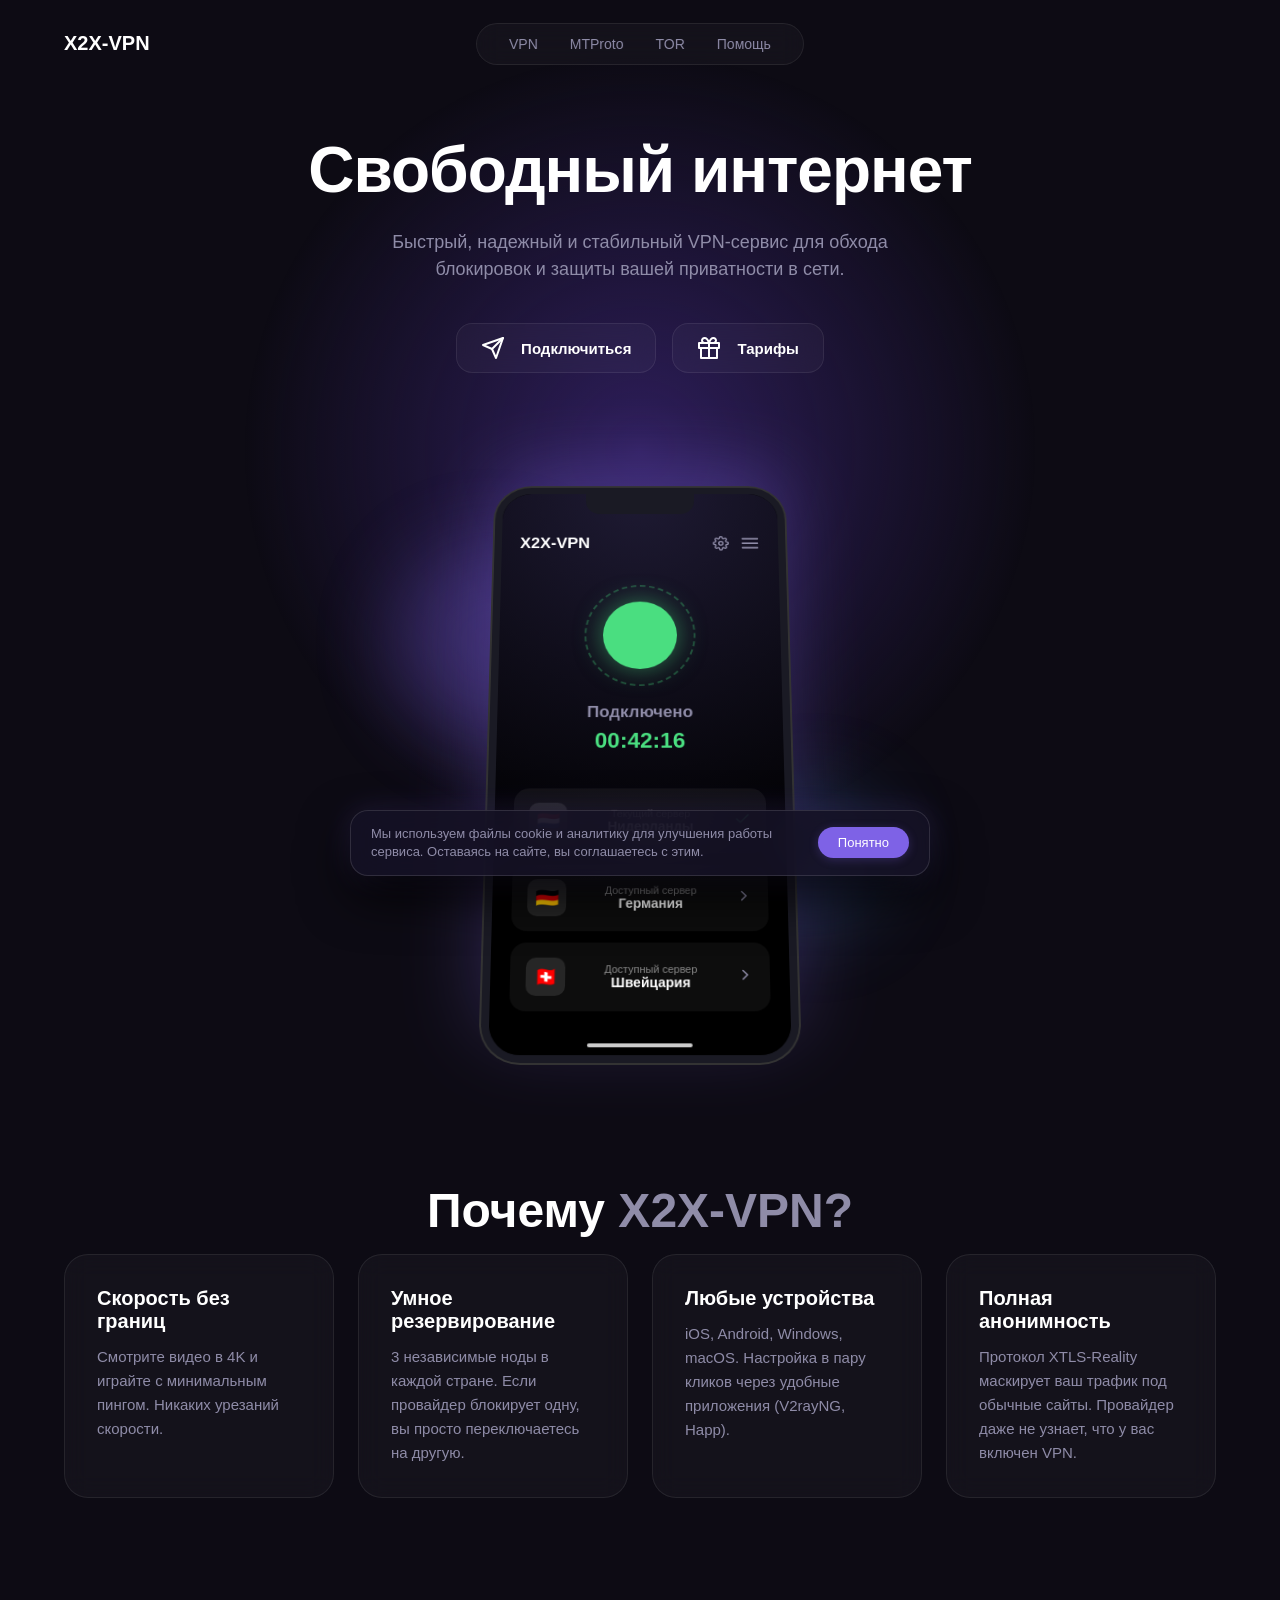
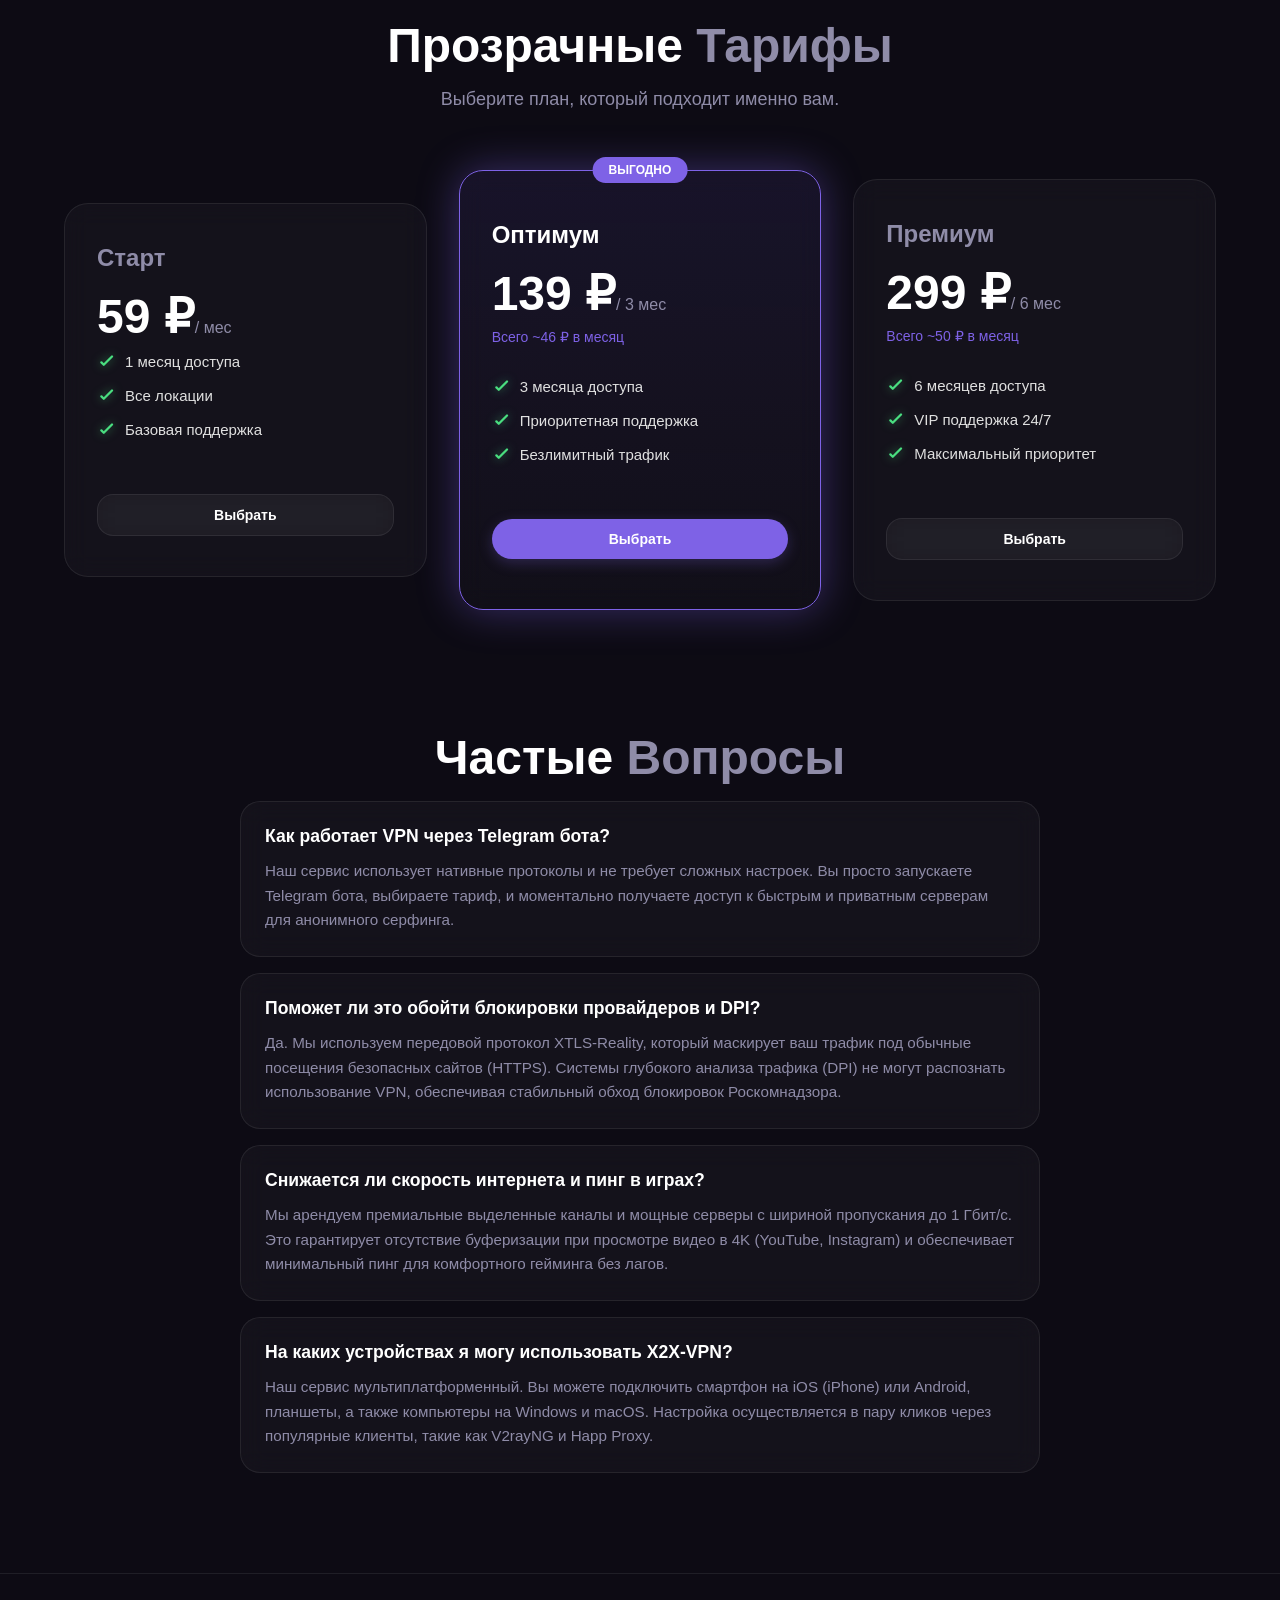
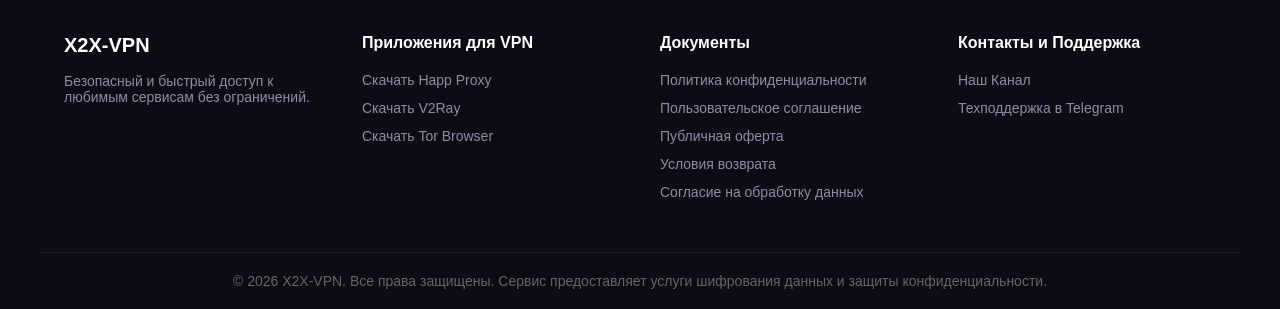
<file: landing/index.html>
<!DOCTYPE html>
<html lang="ru">

<head>
    <meta charset="UTF-8">
    <meta name="viewport" content="width=device-width, initial-scale=1.0">
    <title>X2X-VPN | Быстрый, безопасный и анонимный VPN для любых устройств</title>
    <meta name="description"
        content="Скачайте X2X-VPN — премиальный VPN сервис с обходом блокировок DPI. Высокая скорость 4K, отсутствие логов, поддержка iOS, Android, Windows и macOS. Бесплатный тест!">
    <meta name="keywords"
        content="vpn, купить vpn, быстрый vpn, обход блокировок, v2ray, happ proxy, скачать vpn, анонимный интернет, vpn для россии, обход dpi">

    <!-- Open Graph / Social -->
    <meta property="og:type" content="website">
    <meta property="og:title" content="X2X-VPN | Быстрый, безопасный и анонимный VPN для любых устройств">
    <meta property="og:description"
        content="Скачайте X2X-VPN — премиальный VPN сервис с обходом блокировок DPI. Высокая скорость 4K, отсутствие логов, поддержка iOS, Android, Windows и macOS. Бесплатный тест!">
    <meta property="og:site_name" content="X2X-VPN">

    <!-- Twitter -->
    <meta name="twitter:card" content="summary_large_image">
    <meta name="twitter:title" content="X2X-VPN | Быстрый, безопасный и анонимный VPN для любых устройств">
    <meta name="twitter:description"
        content="Скачайте X2X-VPN — премиальный VPN сервис с обходом блокировок DPI. Высокая скорость 4K, отсутствие логов, поддержка iOS, Android, Windows и macOS. Бесплатный тест!">

    <!-- Robots -->
    <meta name="robots" content="index, follow">
    <meta name="author" content="X2X-VPN">
    <link rel="canonical" href="https://x2xvpn.com/">
    <link rel="icon" type="image/png" href="favicon.png">
    <link rel="apple-touch-icon" href="apple-touch-icon.png">
    <link rel="stylesheet" href="style.css">
    <script id="scroll-reset">
        if ('scrollRestoration' in history) {
            history.scrollRestoration = 'manual';
        }
        window.scrollTo(0, 0);
    </script>

    <!-- Yandex.Metrika counter -->
    <script type="text/javascript">
        (function (m, e, t, r, i, k, a) {
            m[i] = m[i] || function () { (m[i].a = m[i].a || []).push(arguments) };
            m[i].l = 1 * new Date();
            for (var j = 0; j < document.scripts.length; j++) { if (document.scripts[j].src === r) { return; } }
            k = e.createElement(t), a = e.getElementsByTagName(t)[0], k.async = 1, k.src = r, a.parentNode.insertBefore(k, a)
        })(window, document, 'script', 'https://mc.yandex.ru/metrika/tag.js?id=111944589', 'ym');

        ym(111944589, 'init', { ssr: true, webvisor: true, clickmap: true, ecommerce: "dataLayer", referrer: document.referrer, url: location.href, accurateTrackBounce: true, trackLinks: true });
    </script>
    <noscript>
        <div><img src="https://mc.yandex.ru/watch/111944589" style="position:absolute; left:-9999px;" alt="" /></div>
    </noscript>
    <!-- /Yandex.Metrika counter -->

    <!-- Schema.org JSON-LD -->
    <script type="application/ld+json">
    {
      "@context": "https://schema.org",
      "@graph": [
        {
          "@type": "Organization",
          "name": "X2X-VPN",
          "url": "https://x2xvpn.com",
          "logo": "https://x2xvpn.com/avatar.jpg"
        },
        {
          "@type": "SoftwareApplication",
          "name": "X2X-VPN",
          "operatingSystem": "iOS, Android, Windows, macOS",
          "applicationCategory": "UtilitiesApplication",
          "description": "Быстрый, безопасный и анонимный VPN для любых устройств",
                    "offers": {
            "@type": "Offer",
            "price": "59",
            "priceCurrency": "RUB"
          },
          "aggregateRating": {
            "@type": "AggregateRating",
            "ratingValue": "4.9",
            "ratingCount": "342"
          }        },
        {
          "@type": "FAQPage",
          "mainEntity": [
            {
              "@type": "Question",
              "name": "Как работает VPN через Telegram бота?",
              "acceptedAnswer": {
                "@type": "Answer",
                "text": "Наш сервис использует нативные протоколы и не требует сложных настроек. Вы просто запускаете Telegram бота, выбираете тариф, и моментально получаете доступ к быстрым и приватным серверам для анонимного серфинга."
              }
            },
            {
              "@type": "Question",
              "name": "Поможет ли это обойти блокировки провайдеров и DPI?",
              "acceptedAnswer": {
                "@type": "Answer",
                "text": "Да. Мы используем передовой протокол XTLS-Reality, который маскирует ваш трафик под обычные посещения безопасных сайтов (HTTPS). Системы глубокого анализа трафика (DPI) не могут распознать использование VPN."
              }
            },
            {
              "@type": "Question",
              "name": "Снижается ли скорость интернета и пинг в играх?",
              "acceptedAnswer": {
                "@type": "Answer",
                "text": "Мы арендуем премиальные выделенные каналы до 1 Гбит/с, что гарантирует отсутствие буферизации при просмотре видео в 4K и минимальный пинг."
              }
            }
          ]
        }
      ]
    }
    </script>
</head>

<body>
    <div class="glow-bg"></div>
    <header class="header container">
        <a href="#" class="logo">X2X-VPN</a>
        <button class="menu-toggle" aria-label="Toggle menu">
            <span></span>
            <span></span>
            <span></span>
        </button>
        <nav class="nav-pill glass-box">
            <a href="index.html">VPN</a>
            <a href="mtproto.html">MTProto</a>
            <a href="tor.html">TOR</a>
            <a href="index.html#support">Помощь</a>
        </nav>
    </header>
    <main class="hero container">
        <div class="hero-content">
            <h1>Свободный интернет</h1>
            <p class="hero-desc">Быстрый, надежный и стабильный VPN-сервис для обхода блокировок и защиты вашей
                приватности в сети.</p>
            <div class="hero-buttons">
                <a href="https://t.me/VPNcv2_bot" class="btn btn-store glass-box" target="_blank">
                    <svg width="24" height="24" viewBox="0 0 24 24" fill="none" xmlns="http://www.w3.org/2000/svg">
                        <path d="M22 2L11 13" stroke="currentColor" stroke-width="2" stroke-linecap="round"
                            stroke-linejoin="round" />
                        <path d="M22 2L15 22L11 13L2 9L22 2Z" stroke="currentColor" stroke-width="2"
                            stroke-linecap="round" stroke-linejoin="round" />
                    </svg>
                    <div class="btn-store-text">
                        <strong>Подключиться</strong>
                    </div>
                </a>
                <a href="#pricing" class="btn btn-store glass-box">
                    <svg width="24" height="24" viewBox="0 0 24 24" fill="none" xmlns="http://www.w3.org/2000/svg">
                        <path d="M20 12V22H4V12" stroke="currentColor" stroke-width="2" stroke-linecap="round"
                            stroke-linejoin="round" />
                        <path d="M22 7H2V12H22V7Z" stroke="currentColor" stroke-width="2" stroke-linecap="round"
                            stroke-linejoin="round" />
                        <path d="M12 22V7" stroke="currentColor" stroke-width="2" stroke-linecap="round"
                            stroke-linejoin="round" />
                        <path
                            d="M12 7H16.5C17.163 7 17.7989 6.73661 18.2678 6.26777C18.7366 5.79893 19 5.16304 19 4.5C19 3.83696 18.7366 3.20107 18.2678 2.73223C17.7989 2.26339 17.163 2 16.5 2C13.5 2 12 7 12 7Z"
                            stroke="currentColor" stroke-width="2" stroke-linecap="round" stroke-linejoin="round" />
                        <path
                            d="M12 7H7.5C6.83696 7 6.20107 6.73661 5.73223 6.26777C5.26339 5.79893 5 5.16304 5 4.5C5 3.83696 5.26339 3.20107 5.73223 2.73223C6.20107 2.26339 6.83696 2 7.5 2C10.5 2 12 7 12 7Z"
                            stroke="currentColor" stroke-width="2" stroke-linecap="round" stroke-linejoin="round" />
                    </svg>
                    <div class="btn-store-text">
                        <strong>Тарифы</strong>
                    </div>
                </a>
            </div>
        </div>
        <div class="hero-visual fade-up">
            <div class="phone-mockup">
                <div class="phone-notch"></div>
                <div class="phone-screen">
                    <div class="vpn-app">
                        <div class="app-header">
                            <span class="app-title">X2X-VPN</span>
                            <div style="display: flex; gap: 12px; align-items: center; color: #8F8CA8;">
                                <svg viewBox="0 0 24 24" width="18" height="18" fill="none" stroke="currentColor"
                                    stroke-width="2" stroke-linecap="round" stroke-linejoin="round">
                                    <circle cx="12" cy="12" r="3"></circle>
                                    <path
                                        d="M19.4 15a1.65 1.65 0 0 0 .33 1.82l.06.06a2 2 0 0 1 0 2.83 2 2 0 0 1-2.83 0l-.06-.06a1.65 1.65 0 0 0-1.82-.33 1.65 1.65 0 0 0-1 1.51V21a2 2 0 0 1-2 2 2 2 0 0 1-2-2v-.09A1.65 1.65 0 0 0 9 19.4a1.65 1.65 0 0 0-1.82.33l-.06.06a2 2 0 0 1-2.83 0 2 2 0 0 1 0-2.83l.06-.06a1.65 1.65 0 0 0 .33-1.82 1.65 1.65 0 0 0-1.51-1H3a2 2 0 0 1-2-2 2 2 0 0 1 2-2h.09A1.65 1.65 0 0 0 4.6 9a1.65 1.65 0 0 0-.33-1.82l-.06-.06a2 2 0 0 1 0-2.83 2 2 0 0 1 2.83 0l.06.06a1.65 1.65 0 0 0 1.82.33H9a1.65 1.65 0 0 0 1-1.51V3a2 2 0 0 1 2-2 2 2 0 0 1 2 2v.09a1.65 1.65 0 0 0 1 1.51 1.65 1.65 0 0 0 1.82-.33l.06-.06a2 2 0 0 1 2.83 0 2 2 0 0 1 0 2.83l-.06.06a1.65 1.65 0 0 0-.33 1.82V9a1.65 1.65 0 0 0 1.51 1H21a2 2 0 0 1 2 2 2 2 0 0 1-2 2h-.09a1.65 1.65 0 0 0-1.51 1z">
                                    </path>
                                </svg>
                                <svg viewBox="0 0 24 24" width="22" height="22" fill="none" stroke="currentColor"
                                    stroke-width="2" stroke-linecap="round" stroke-linejoin="round">
                                    <line x1="3" y1="12" x2="21" y2="12"></line>
                                    <line x1="3" y1="6" x2="21" y2="6"></line>
                                    <line x1="3" y1="18" x2="21" y2="18"></line>
                                </svg>
                            </div>
                        </div>
                        <div class="app-status">
                            <div class="status-ring">
                                <div class="status-circle pulse"></div>
                            </div>
                            <div class="status-text text-gradient">Подключено</div>
                            <div class="status-timer" id="vpn-timer">00:42:15</div>
                        </div>
                        <div class="app-card">
                            <div class="card-icon">🇳🇱</div>
                            <div class="card-info">
                                <span>Текущий сервер</span>
                                <strong>Нидерланды</strong>
                            </div>
                            <div class="card-action">
                                <svg viewBox="0 0 24 24" width="18" height="18" fill="none" stroke="#4ADE80"
                                    stroke-width="2" stroke-linecap="round" stroke-linejoin="round">
                                    <polyline points="20 6 9 17 4 12"></polyline>
                                </svg>
                            </div>
                        </div>
                        <div class="app-card">
                            <div class="card-icon">🇩🇪</div>
                            <div class="card-info">
                                <span>Доступный сервер</span>
                                <strong>Германия</strong>
                            </div>
                            <div class="card-action">
                                <svg viewBox="0 0 24 24" width="18" height="18" fill="none" stroke="#8F8CA8"
                                    stroke-width="2" stroke-linecap="round" stroke-linejoin="round">
                                    <polyline points="9 18 15 12 9 6"></polyline>
                                </svg>
                            </div>
                        </div>
                        <div class="app-card">
                            <div class="card-icon">🇨🇭</div>
                            <div class="card-info">
                                <span>Доступный сервер</span>
                                <strong>Швейцария</strong>
                            </div>
                            <div class="card-action">
                                <svg viewBox="0 0 24 24" width="18" height="18" fill="none" stroke="#8F8CA8"
                                    stroke-width="2" stroke-linecap="round" stroke-linejoin="round">
                                    <polyline points="9 18 15 12 9 6"></polyline>
                                </svg>
                            </div>
                        </div>
                        <div class="home-indicator"></div>
                    </div>
                </div>
            </div>
            <div class="floating-circle circle-1"></div>
            <div class="floating-circle circle-2"></div>
        </div>
    </main>
    <!-- FEATURES SECTION -->
    <section id="features" class="section container">
        <h2 class="section-title fade-up">Почему <span class="text-gradient">X2X-VPN?</span></h2>
        <div class="features-grid">
            <div class="feature-card glass-box fade-up">
                <h3>Скорость без границ</h3>
                <p>Смотрите видео в 4K и играйте с минимальным пингом. Никаких урезаний скорости.</p>
            </div>
            <div class="feature-card glass-box fade-up">
                <h3>Умное резервирование</h3>
                <p>3 независимые ноды в каждой стране. Если провайдер блокирует одну, вы просто переключаетесь на
                    другую.</p>
            </div>
            <div class="feature-card glass-box fade-up">
                <h3>Любые устройства</h3>
                <p>iOS, Android, Windows, macOS. Настройка в пару кликов через удобные приложения (V2rayNG, Happ).</p>
            </div>
            <div class="feature-card glass-box fade-up">
                <h3>Полная анонимность</h3>
                <p>Протокол XTLS-Reality маскирует ваш трафик под обычные сайты. Провайдер даже не узнает, что у вас
                    включен VPN.</p>
            </div>
        </div>
    </section>
    <!-- PRICING SECTION -->
    <section id="pricing" class="section container">
        <h2 class="section-title fade-up">Прозрачные <span class="text-gradient">Тарифы</span></h2>
        <p class="section-subtitle fade-up">Выберите план, который подходит именно вам.</p>
        <div class="pricing-grid">
            <!-- Plan 1 -->
            <div class="pricing-card glass-box fade-up">
                <h3>Старт</h3>
                <div class="price">59 ₽<span>/ мес</span></div>
                <ul class="pricing-features">
                    <li><svg viewBox="0 0 24 24" fill="none" stroke="currentColor" stroke-width="3"
                            stroke-linecap="round" stroke-linejoin="round" class="check-icon">
                            <polyline points="20 6 9 17 4 12"></polyline>
                        </svg> 1 месяц доступа</li>
                    <li><svg viewBox="0 0 24 24" fill="none" stroke="currentColor" stroke-width="3"
                            stroke-linecap="round" stroke-linejoin="round" class="check-icon">
                            <polyline points="20 6 9 17 4 12"></polyline>
                        </svg> Все локации</li>
                    <li><svg viewBox="0 0 24 24" fill="none" stroke="currentColor" stroke-width="3"
                            stroke-linecap="round" stroke-linejoin="round" class="check-icon">
                            <polyline points="20 6 9 17 4 12"></polyline>
                        </svg> Базовая поддержка</li>
                </ul>
                <a href="https://t.me/VPNcv2_bot" class="btn btn-store glass-box" target="_blank"
                    style="width: 100%; justify-content: center;">Выбрать</a>
            </div>
            <!-- Plan 2 -->
            <div class="pricing-card popular glass-box fade-up">
                <div class="popular-badge">Выгодно</div>
                <h3>Оптимум</h3>
                <div class="price">139 ₽<span>/ 3 мес</span></div>
                <div class="price-hint">Всего ~46 ₽ в месяц</div>
                <ul class="pricing-features">
                    <li><svg viewBox="0 0 24 24" fill="none" stroke="currentColor" stroke-width="3"
                            stroke-linecap="round" stroke-linejoin="round" class="check-icon">
                            <polyline points="20 6 9 17 4 12"></polyline>
                        </svg> 3 месяца доступа</li>
                    <li><svg viewBox="0 0 24 24" fill="none" stroke="currentColor" stroke-width="3"
                            stroke-linecap="round" stroke-linejoin="round" class="check-icon">
                            <polyline points="20 6 9 17 4 12"></polyline>
                        </svg> Приоритетная поддержка</li>
                    <li><svg viewBox="0 0 24 24" fill="none" stroke="currentColor" stroke-width="3"
                            stroke-linecap="round" stroke-linejoin="round" class="check-icon">
                            <polyline points="20 6 9 17 4 12"></polyline>
                        </svg> Безлимитный трафик</li>
                </ul>
                <a href="https://t.me/VPNcv2_bot" class="btn btn-primary" target="_blank"
                    style="width: 100%; justify-content: center;">Выбрать</a>
            </div>
            <!-- Plan 3 -->
            <div class="pricing-card glass-box fade-up">
                <h3>Премиум</h3>
                <div class="price">299 ₽<span>/ 6 мес</span></div>
                <div class="price-hint">Всего ~50 ₽ в месяц</div>
                <ul class="pricing-features">
                    <li><svg viewBox="0 0 24 24" fill="none" stroke="currentColor" stroke-width="3"
                            stroke-linecap="round" stroke-linejoin="round" class="check-icon">
                            <polyline points="20 6 9 17 4 12"></polyline>
                        </svg> 6 месяцев доступа</li>
                    <li><svg viewBox="0 0 24 24" fill="none" stroke="currentColor" stroke-width="3"
                            stroke-linecap="round" stroke-linejoin="round" class="check-icon">
                            <polyline points="20 6 9 17 4 12"></polyline>
                        </svg> VIP поддержка 24/7</li>
                    <li><svg viewBox="0 0 24 24" fill="none" stroke="currentColor" stroke-width="3"
                            stroke-linecap="round" stroke-linejoin="round" class="check-icon">
                            <polyline points="20 6 9 17 4 12"></polyline>
                        </svg> Максимальный приоритет</li>
                </ul>
                <a href="https://t.me/VPNcv2_bot" class="btn btn-store glass-box" target="_blank"
                    style="width: 100%; justify-content: center;">Выбрать</a>
            </div>
        </div>
    </section>
    
    <!-- FAQ SECTION -->
    <section id="faq" class="section container">
        <h2 class="section-title fade-up">Частые <span class="text-gradient">Вопросы</span></h2>
        <div class="faq-grid fade-up">
            <div class="faq-item glass-box">
                <h4>Как работает VPN через Telegram бота?</h4>
                <p>Наш сервис использует нативные протоколы и не требует сложных настроек. Вы просто запускаете Telegram бота, выбираете тариф, и моментально получаете доступ к быстрым и приватным серверам для анонимного серфинга.</p>
            </div>
            <div class="faq-item glass-box">
                <h4>Поможет ли это обойти блокировки провайдеров и DPI?</h4>
                <p>Да. Мы используем передовой протокол XTLS-Reality, который маскирует ваш трафик под обычные посещения безопасных сайтов (HTTPS). Системы глубокого анализа трафика (DPI) не могут распознать использование VPN, обеспечивая стабильный обход блокировок Роскомнадзора.</p>
            </div>
            <div class="faq-item glass-box">
                <h4>Снижается ли скорость интернета и пинг в играх?</h4>
                <p>Мы арендуем премиальные выделенные каналы и мощные серверы с шириной пропускания до 1 Гбит/с. Это гарантирует отсутствие буферизации при просмотре видео в 4K (YouTube, Instagram) и обеспечивает минимальный пинг для комфортного гейминга без лагов.</p>
            </div>
            <div class="faq-item glass-box">
                <h4>На каких устройствах я могу использовать X2X-VPN?</h4>
                <p>Наш сервис мультиплатформенный. Вы можете подключить смартфон на iOS (iPhone) или Android, планшеты, а также компьютеры на Windows и macOS. Настройка осуществляется в пару кликов через популярные клиенты, такие как V2rayNG и Happ Proxy.</p>
            </div>
        </div>
    </section>

    <!-- SUPPORT & FOOTER SECTION -->
    <footer id="support" class="footer">
        <div class="container footer-content">
            <div class="footer-brand">
                <div class="logo"><span>X2X-VPN</span></div>
                <p>Безопасный и быстрый доступ к любимым сервисам без ограничений.</p>
            </div>

            <div class="footer-links">
                <h4>Приложения для VPN</h4>
                <a href="https://www.happ.su/main/ru" target="_blank">Скачать Happ Proxy</a>
                <a href="https://github.com/2dust/v2rayN/releases" target="_blank">Скачать V2Ray</a>
                <a href="https://www.torproject.org/download/" target="_blank">Скачать Tor Browser</a>
            </div>

            <div class="footer-links">
                <h4>Документы</h4>
                <a href="privacy.html">Политика конфиденциальности</a>
                <a href="terms.html">Пользовательское соглашение</a>
                <a href="oferta.html">Публичная оферта</a>
                <a href="refund.html">Условия возврата</a>
                <a href="consent.html">Согласие на обработку данных</a>
            </div>

            <div class="footer-links">
                <h4>Контакты и Поддержка</h4>
                <a href="https://t.me/timenewsai" target="_blank">Наш Канал</a>
                <a href="https://t.me/VPNcv2_bot" target="_blank">Техподдержка в Telegram</a>
            </div>
        </div>
        <div class="container footer-bottom">
            <p>© 2026 X2X-VPN. Все права защищены. Сервис предоставляет услуги шифрования данных и защиты конфиденциальности.</p>
        </div>
    </footer>
    <script>
        document.addEventListener('DOMContentLoaded', () => {
            const timerEl = document.getElementById('vpn-timer');
            if (timerEl) {
                let [hours, minutes, seconds] = timerEl.innerText.split(':').map(Number);
                setInterval(() => {
                    seconds++;
                    if (seconds >= 60) { seconds = 0; minutes++; }
                    if (minutes >= 60) { minutes = 0; hours++; }
                    const h = String(hours).padStart(2, '0');
                    const m = String(minutes).padStart(2, '0');
                    const s = String(seconds).padStart(2, '0');
                    timerEl.innerText = `${h}:${m}:${s}`;
                }, 1000);
            }
        });
    </script>
    <script>
        document.addEventListener('DOMContentLoaded', () => {
            const observerOptions = {
                root: null,
                rootMargin: '0px',
                threshold: 0.1
            };
            const observer = new IntersectionObserver((entries, observer) => {
                entries.forEach(entry => {
                    if (entry.isIntersecting) {
                        entry.target.classList.add('visible');
                        observer.unobserve(entry.target);
                    }
                });
            }, observerOptions);
            document.querySelectorAll('.fade-up').forEach(el => {
                observer.observe(el);
            });
        });
    </script>

    <!-- Mobile Menu Script -->
    <script>
        document.addEventListener('DOMContentLoaded', () => {
            const menuToggle = document.querySelector('.menu-toggle');
            const navPill = document.querySelector('.nav-pill');
            if (menuToggle && navPill) {
                menuToggle.addEventListener('click', () => {
                    menuToggle.classList.toggle('active');
                    navPill.classList.toggle('active');
                });
                
                // Close menu when clicking a link
                navPill.querySelectorAll('a').forEach(link => {
                    link.addEventListener('click', () => {
                        menuToggle.classList.remove('active');
                        navPill.classList.remove('active');
                    });
                });
            }

            // Cookie Consent Logic
            const cookieBanner = document.getElementById('cookie-banner');
            const cookieAccept = document.getElementById('cookie-accept');
            if (cookieBanner && cookieAccept) {
                if (!localStorage.getItem('x2x_cookie_accepted')) {
                    setTimeout(() => {
                        cookieBanner.classList.add('show');
                    }, 800);
                }
                cookieAccept.addEventListener('click', () => {
                    cookieBanner.classList.remove('show');
                    localStorage.setItem('x2x_cookie_accepted', 'true');
                });
            }
        });
    </script>

    <!-- Cookie Consent Banner -->
    <div id="cookie-banner" class="cookie-banner glass-box">
        <div class="cookie-content">
            <p>Мы используем файлы cookie и аналитику для улучшения работы сервиса. Оставаясь на сайте, вы соглашаетесь с этим.</p>
            <button id="cookie-accept" class="btn btn-primary cookie-btn">Понятно</button>
        </div>
    </div>
</body>

</html>
</file>
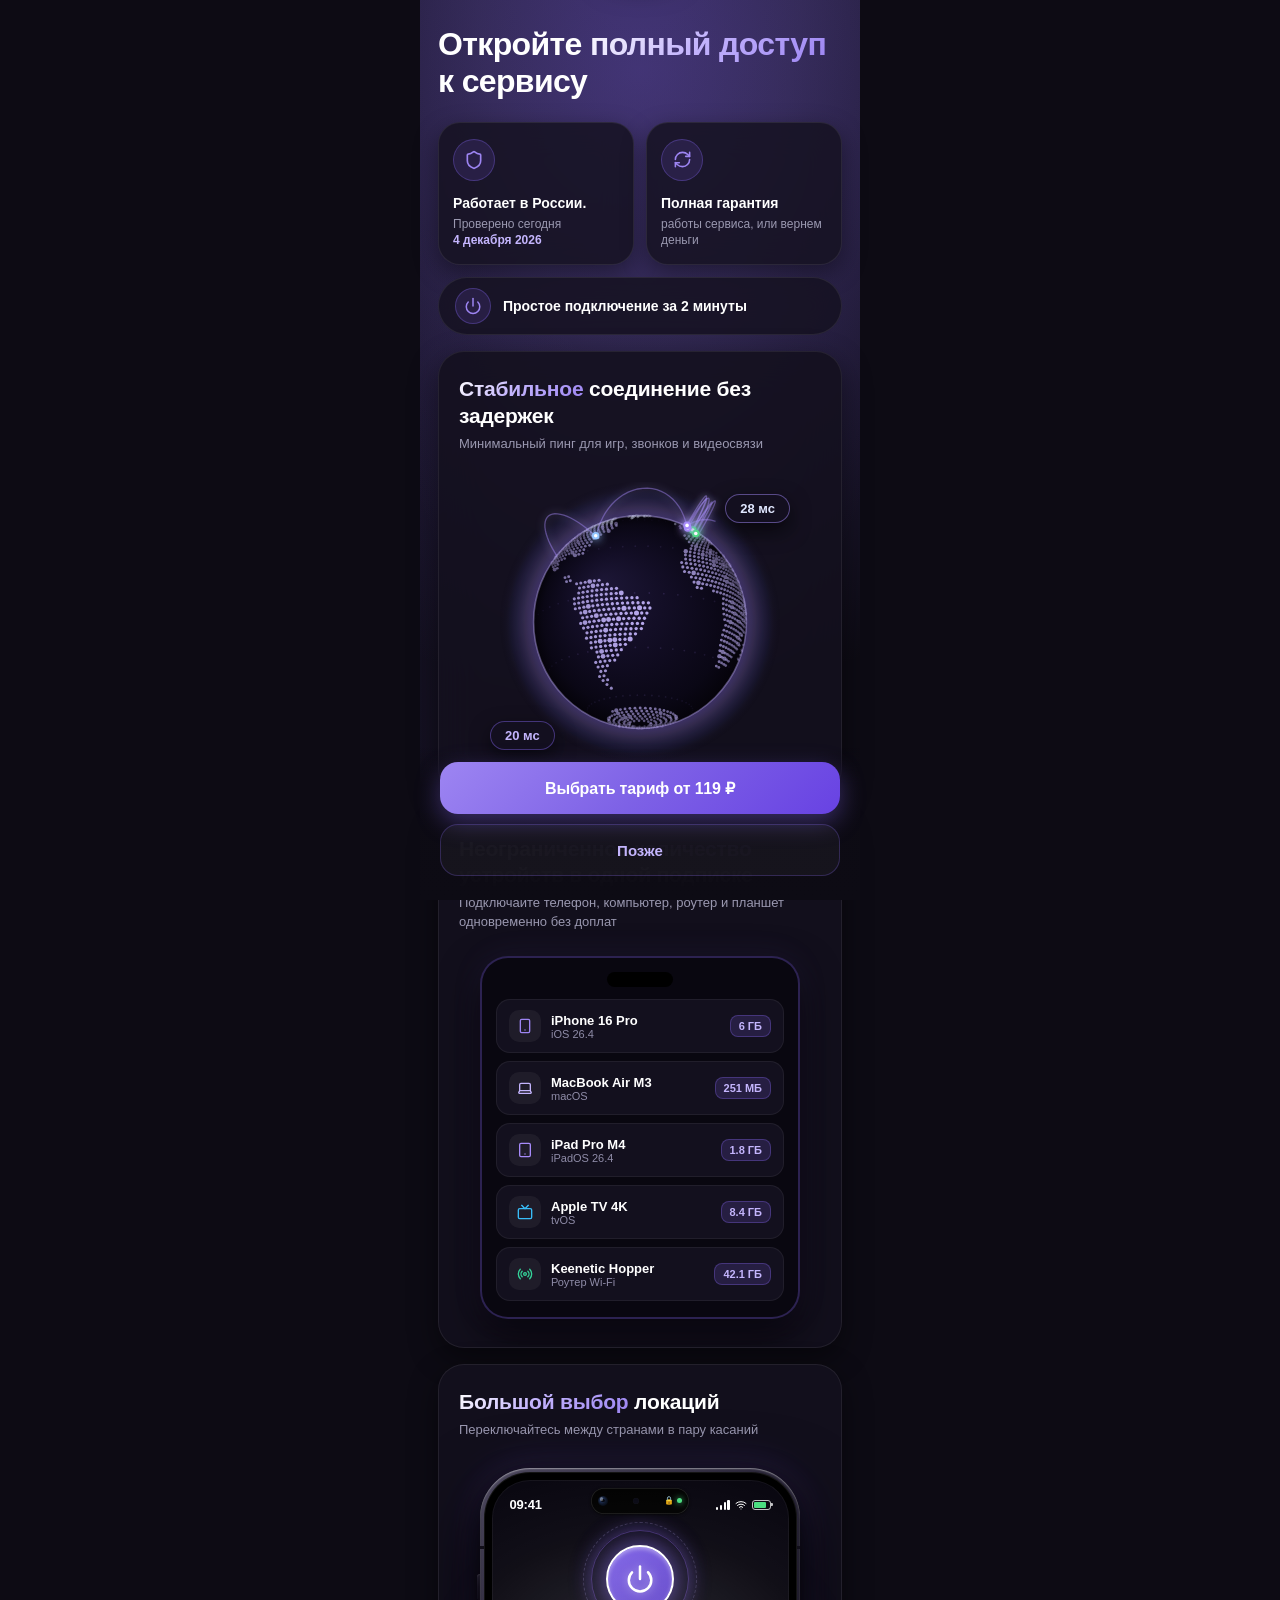
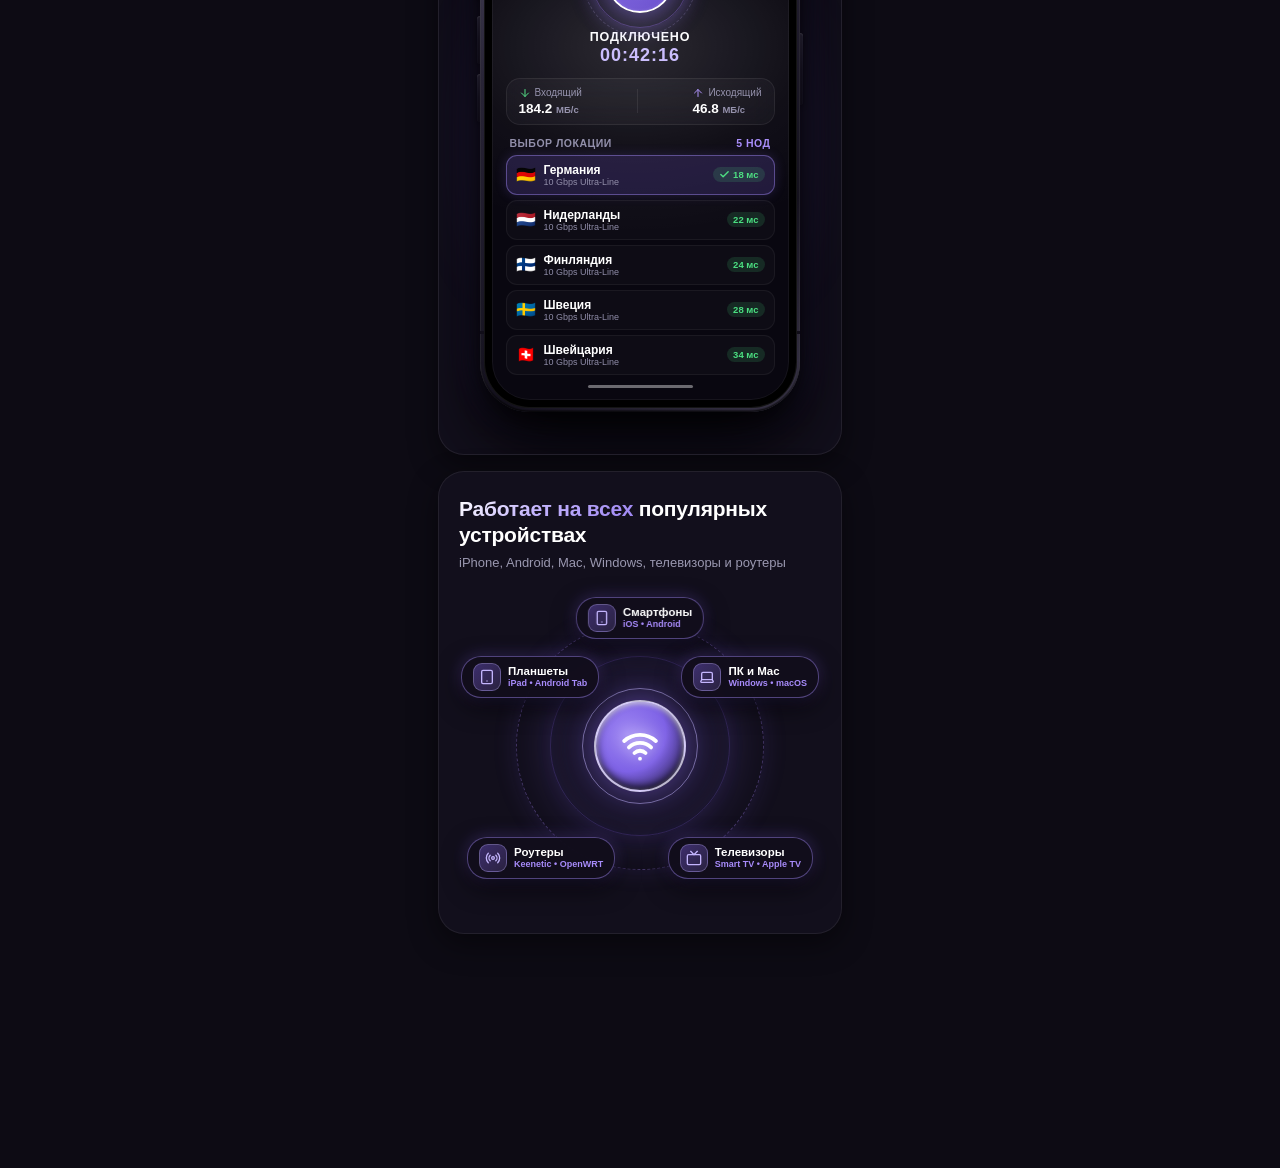
<file: static/miniapp/index.html>
<!doctype html>
<html lang="ru">
  <head>
    <meta charset="UTF-8" />
    <meta name="viewport" content="width=device-width, initial-scale=1.0, maximum-scale=1.0, user-scalable=no, viewport-fit=cover" />
    <title>X2X-VPN — Личный кабинет</title>
    <link rel="preconnect" href="https://fonts.googleapis.com">
    <link rel="preconnect" href="https://fonts.gstatic.com" crossorigin>
    <link href="https://fonts.googleapis.com/css2?family=Outfit:wght@400;500;600;700;800&family=Plus+Jakarta+Sans:wght@400;500;600;700&display=swap" rel="stylesheet">
    <script src="https://telegram.org/js/telegram-web-app.js"></script>
    <script type="module" crossorigin src="./index-Di-RWfzt.js"></script>
    <link rel="stylesheet" crossorigin href="./index-t-t4Qxsw.css">
  </head>
  <body>
    <div id="root"></div>
  </body>
</html>
</file>
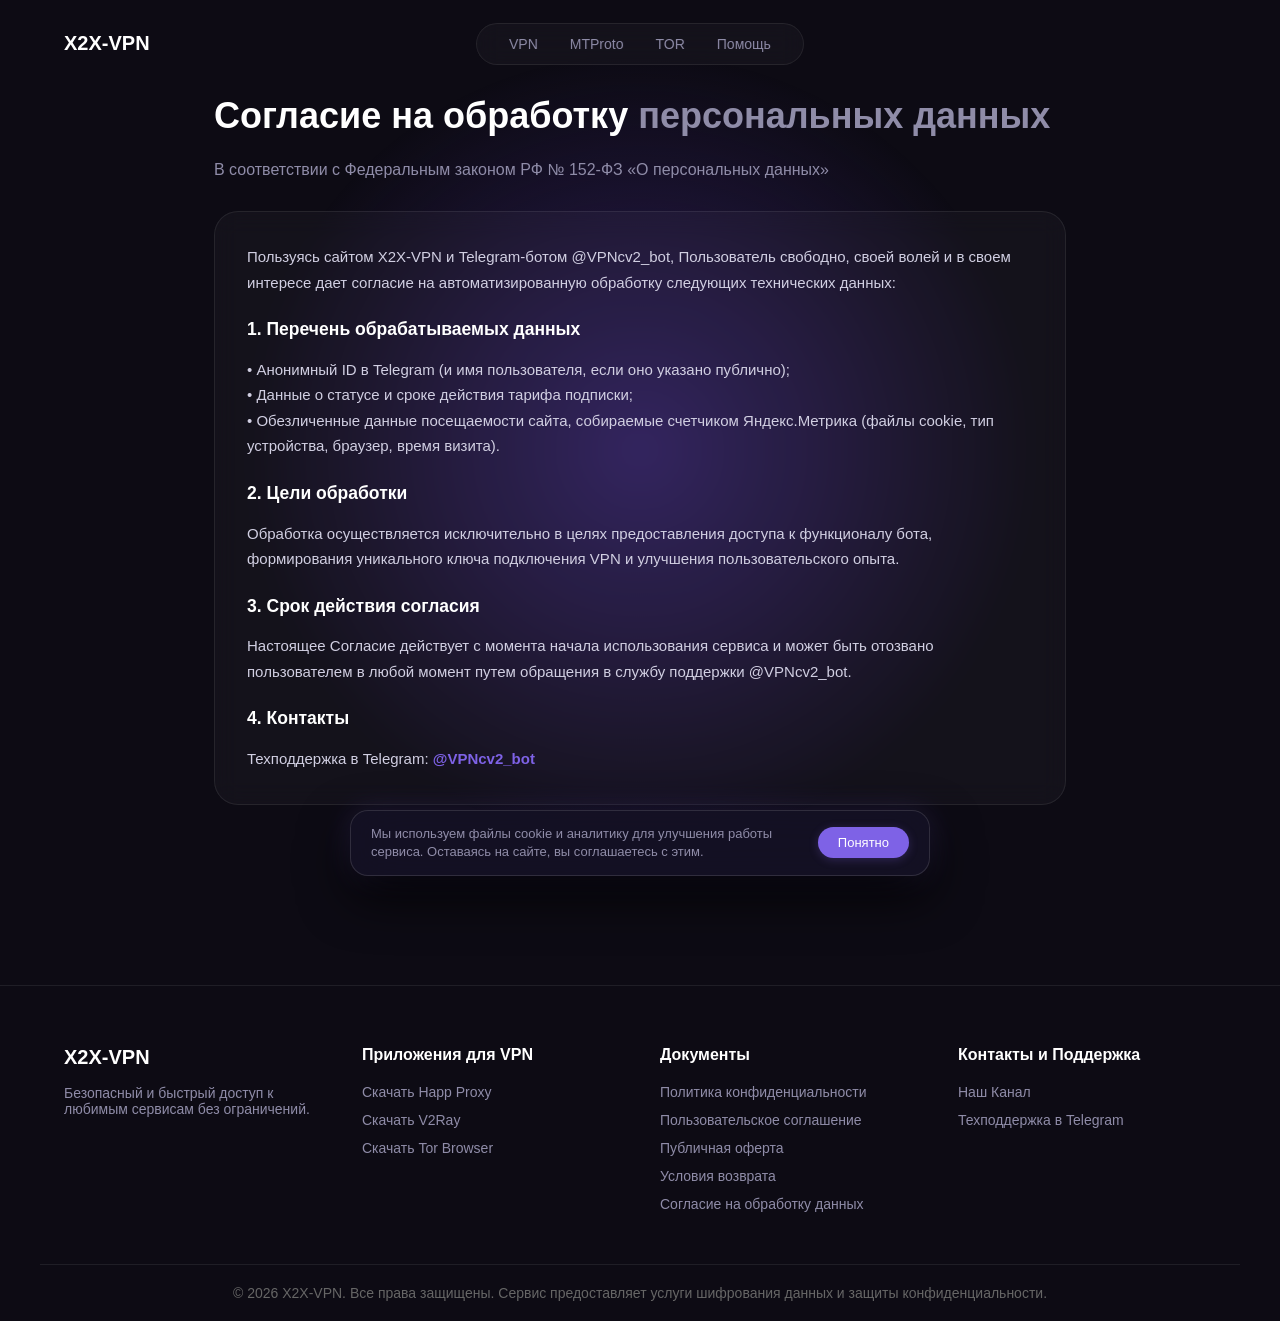
<file: landing/consent.html>
<!DOCTYPE html>
<html lang="ru">

<head>
    <meta charset="UTF-8">
    <meta name="viewport" content="width=device-width, initial-scale=1.0">
    <title>Согласие на обработку данных | X2X-VPN</title>
    <meta name="description" content="Согласие на обработку персональных данных пользователей сервиса X2X-VPN в соответствии с Федеральным законом № 152-ФЗ.">
    <meta name="robots" content="index, follow">
    <link rel="canonical" href="https://x2xvpn.com/consent.html">
    <link rel="stylesheet" href="style.css">

    <!-- Yandex.Metrika counter -->
    <script type="text/javascript">
        (function (m, e, t, r, i, k, a) {
            m[i] = m[i] || function () { (m[i].a = m[i].a || []).push(arguments) };
            m[i].l = 1 * new Date();
            for (var j = 0; j < document.scripts.length; j++) { if (document.scripts[j].src === r) { return; } }
            k = e.createElement(t), a = e.getElementsByTagName(t)[0], k.async = 1, k.src = r, a.parentNode.insertBefore(k, a)
        })(window, document, 'script', 'https://mc.yandex.ru/metrika/tag.js?id=111944589', 'ym');

        ym(111944589, 'init', { ssr: true, webvisor: true, clickmap: true, ecommerce: "dataLayer", referrer: document.referrer, url: location.href, accurateTrackBounce: true, trackLinks: true });
    </script>
    <noscript>
        <div><img src="https://mc.yandex.ru/watch/111944589" style="position:absolute; left:-9999px;" alt="" /></div>
    </noscript>
    <!-- /Yandex.Metrika counter -->
    <link rel="icon" type="image/png" href="favicon.png">
    <link rel="apple-touch-icon" href="apple-touch-icon.png">
</head>

<body>
    <div class="glow-bg"></div>
    <header class="header container">
        <a href="index.html" class="logo">X2X-VPN</a>
        <button class="menu-toggle" aria-label="Toggle menu">
            <span></span>
            <span></span>
            <span></span>
        </button>
        <nav class="nav-pill glass-box">
            <a href="index.html">VPN</a>
            <a href="mtproto.html">MTProto</a>
            <a href="tor.html">TOR</a>
            <a href="index.html#support">Помощь</a>
        </nav>
    </header>

    <main class="container" style="padding-top: 40px; padding-bottom: 80px; max-width: 900px;">
        <h1 class="section-title fade-up" style="text-align: left; font-size: 36px; margin-bottom: 24px;">Согласие на обработку <span class="text-gradient">персональных данных</span></h1>
        <p style="color: var(--text-muted); margin-bottom: 32px;">В соответствии с Федеральным законом РФ № 152-ФЗ «О персональных данных»</p>

        <div class="glass-box fade-up" style="padding: 32px; border-radius: 24px; line-height: 1.7; color: #d1cfe2; font-size: 15px;">
            <p style="margin-bottom: 20px;">Пользуясь сайтом X2X-VPN и Telegram-ботом @VPNcv2_bot, Пользователь свободно, своей волей и в своем интересе дает согласие на автоматизированную обработку следующих технических данных:</p>

            <h3 style="color: #fff; margin-bottom: 12px;">1. Перечень обрабатываемых данных</h3>
            <p style="margin-bottom: 20px;">
                • Анонимный ID в Telegram (и имя пользователя, если оно указано публично);<br>
                • Данные о статусе и сроке действия тарифа подписки;<br>
                • Обезличенные данные посещаемости сайта, собираемые счетчиком Яндекс.Метрика (файлы cookie, тип устройства, браузер, время визита).
            </p>

            <h3 style="color: #fff; margin-bottom: 12px;">2. Цели обработки</h3>
            <p style="margin-bottom: 20px;">Обработка осуществляется исключительно в целях предоставления доступа к функционалу бота, формирования уникального ключа подключения VPN и улучшения пользовательского опыта.</p>

            <h3 style="color: #fff; margin-bottom: 12px;">3. Срок действия согласия</h3>
            <p style="margin-bottom: 20px;">Настоящее Согласие действует с момента начала использования сервиса и может быть отозвано пользователем в любой момент путем обращения в службу поддержки @VPNcv2_bot.</p>

            <h3 style="color: #fff; margin-bottom: 12px;">4. Контакты</h3>
            <p>Техподдержка в Telegram: <a href="https://t.me/VPNcv2_bot" target="_blank" style="color: var(--purple); font-weight: 600;">@VPNcv2_bot</a></p>
        </div>
    </main>

    <footer id="support" class="footer">
        <div class="container footer-content">
            <div class="footer-brand">
                <div class="logo"><span>X2X-VPN</span></div>
                <p>Безопасный и быстрый доступ к любимым сервисам без ограничений.</p>
            </div>

            <div class="footer-links">
                <h4>Приложения для VPN</h4>
                <a href="https://www.happ.su/main/ru" target="_blank">Скачать Happ Proxy</a>
                <a href="https://github.com/2dust/v2rayN/releases" target="_blank">Скачать V2Ray</a>
                <a href="https://www.torproject.org/download/" target="_blank">Скачать Tor Browser</a>
            </div>

            <div class="footer-links">
                <h4>Документы</h4>
                <a href="privacy.html">Политика конфиденциальности</a>
                <a href="terms.html">Пользовательское соглашение</a>
                <a href="oferta.html">Публичная оферта</a>
                <a href="refund.html">Условия возврата</a>
                <a href="consent.html">Согласие на обработку данных</a>
            </div>

            <div class="footer-links">
                <h4>Контакты и Поддержка</h4>
                <a href="https://t.me/timenewsai" target="_blank">Наш Канал</a>
                <a href="https://t.me/VPNcv2_bot" target="_blank">Техподдержка в Telegram</a>
            </div>
        </div>
        <div class="container footer-bottom">
            <p>© 2026 X2X-VPN. Все права защищены. Сервис предоставляет услуги шифрования данных и защиты конфиденциальности.</p>
        </div>
    </footer>

    <!-- Animations & Intersection Observer -->
    <script>
        document.addEventListener('DOMContentLoaded', () => {
            const observerOptions = {
                root: null,
                rootMargin: '0px',
                threshold: 0.1
            };
            const observer = new IntersectionObserver((entries, observer) => {
                entries.forEach(entry => {
                    if (entry.isIntersecting) {
                        entry.target.classList.add('visible');
                        observer.unobserve(entry.target);
                    }
                });
            }, observerOptions);
            document.querySelectorAll('.fade-up').forEach(el => {
                observer.observe(el);
            });
        });
    </script>

    <!-- Mobile Menu Script -->
    <script>
        document.addEventListener('DOMContentLoaded', () => {
            const menuToggle = document.querySelector('.menu-toggle');
            const navPill = document.querySelector('.nav-pill');
            if (menuToggle && navPill) {
                menuToggle.addEventListener('click', () => {
                    menuToggle.classList.toggle('active');
                    navPill.classList.toggle('active');
                });
                
                navPill.querySelectorAll('a').forEach(link => {
                    link.addEventListener('click', () => {
                        menuToggle.classList.remove('active');
                        navPill.classList.remove('active');
                    });
                });
            }

            // Cookie Consent Logic
            const cookieBanner = document.getElementById('cookie-banner');
            const cookieAccept = document.getElementById('cookie-accept');
            if (cookieBanner && cookieAccept) {
                if (!localStorage.getItem('x2x_cookie_accepted')) {
                    setTimeout(() => {
                        cookieBanner.classList.add('show');
                    }, 800);
                }
                cookieAccept.addEventListener('click', () => {
                    cookieBanner.classList.remove('show');
                    localStorage.setItem('x2x_cookie_accepted', 'true');
                });
            }
        });
    </script>

    <!-- Cookie Consent Banner -->
    <div id="cookie-banner" class="cookie-banner glass-box">
        <div class="cookie-content">
            <p>Мы используем файлы cookie и аналитику для улучшения работы сервиса. Оставаясь на сайте, вы соглашаетесь с этим.</p>
            <button id="cookie-accept" class="btn btn-primary cookie-btn">Понятно</button>
        </div>
    </div>
</body>

</html>
</file>
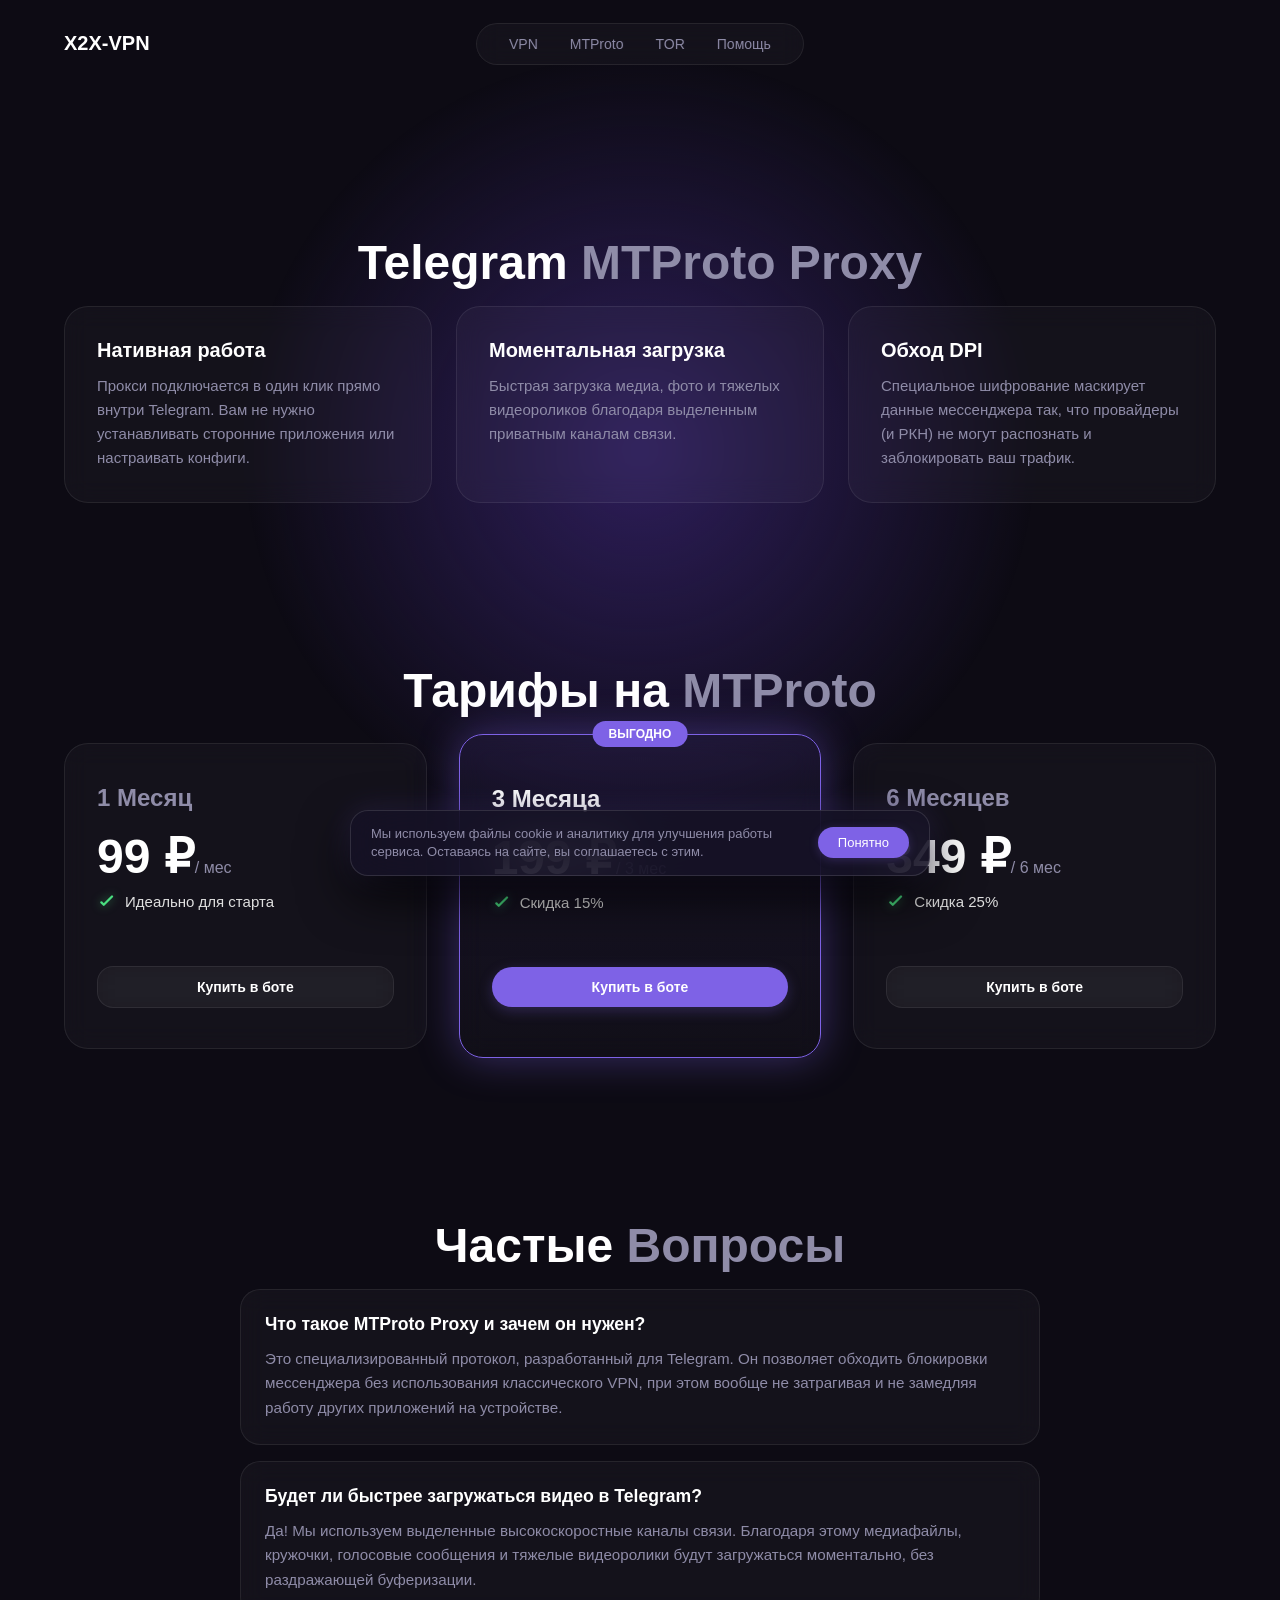
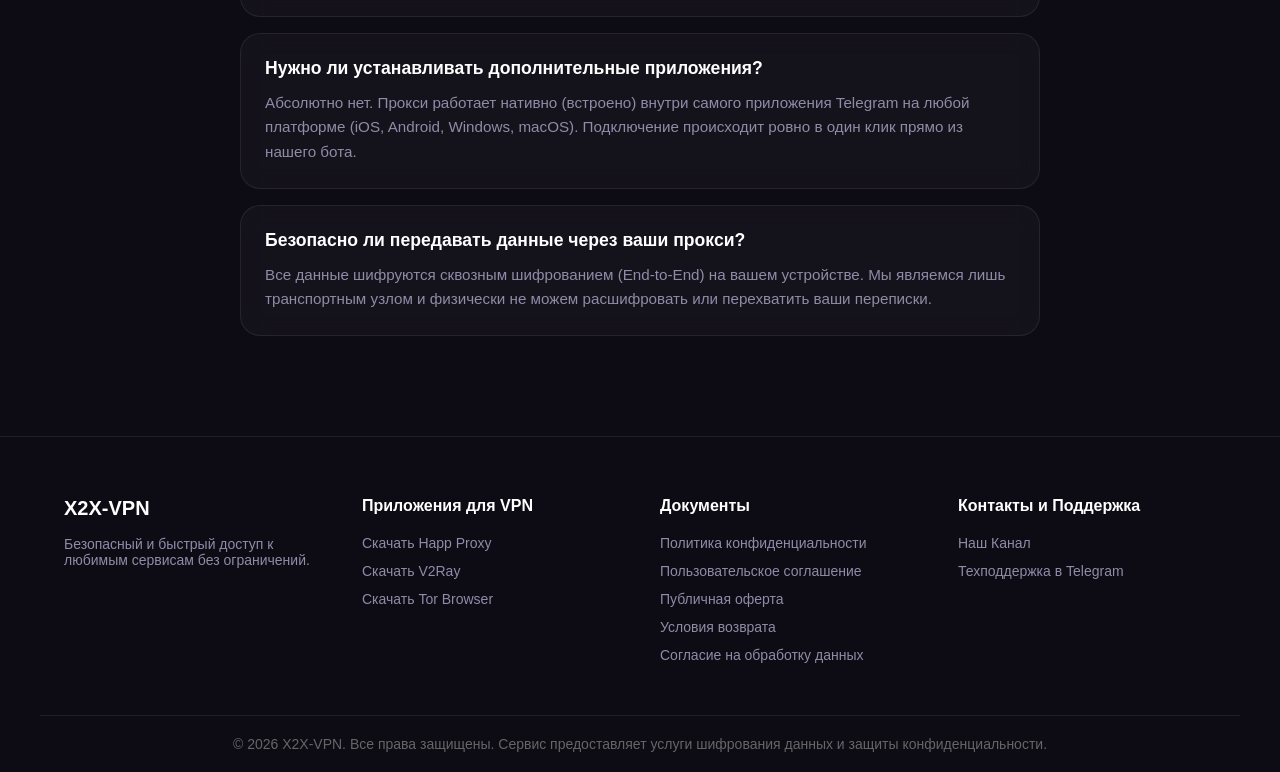
<file: landing/mtproto.html>
<!DOCTYPE html>
<html lang="ru">

<head>
    <meta charset="UTF-8">
    <meta name="viewport" content="width=device-width, initial-scale=1.0">
    <title>Telegram MTProto Proxy | Обход блокировок мессенджера — X2X-VPN</title>
    <meta name="description"
        content="Надежные MTProto Proxy для Telegram от X2X-VPN. Подключение в один клик, нативная работа внутри мессенджера, моментальная загрузка медиа и обход любых DPI блокировок.">
    <meta name="keywords"
        content="mtproto proxy, прокси для телеграм, telegram proxy, купить mtproto, обход блокировки telegram, быстрый прокси телеграм">

    <!-- Open Graph / Social -->
    <meta property="og:type" content="website">
    <meta property="og:title" content="Telegram MTProto Proxy | Обход блокировок мессенджера — X2X-VPN">
    <meta property="og:description"
        content="Надежные MTProto Proxy для Telegram от X2X-VPN. Подключение в один клик, нативная работа внутри мессенджера, моментальная загрузка медиа и обход любых DPI блокировок.">
    <meta property="og:site_name" content="X2X-VPN">

    <!-- Twitter -->
    <meta name="twitter:card" content="summary_large_image">
    <meta name="twitter:title" content="Telegram MTProto Proxy | Обход блокировок мессенджера — X2X-VPN">
    <meta name="twitter:description"
        content="Надежные MTProto Proxy для Telegram от X2X-VPN. Подключение в один клик, нативная работа внутри мессенджера, моментальная загрузка медиа и обход любых DPI блокировок.">

    <!-- Robots -->
    <meta name="robots" content="index, follow">
    <meta name="author" content="X2X-VPN">
    <link rel="canonical" href="https://x2xvpn.com/mtproto.html">
    <link rel="stylesheet" href="style.css">
    <script id="scroll-reset">
        if ('scrollRestoration' in history) {
            history.scrollRestoration = 'manual';
        }
        window.scrollTo(0, 0);
    </script>

    <!-- Yandex.Metrika counter -->
    <script type="text/javascript">
        (function (m, e, t, r, i, k, a) {
            m[i] = m[i] || function () { (m[i].a = m[i].a || []).push(arguments) };
            m[i].l = 1 * new Date();
            for (var j = 0; j < document.scripts.length; j++) { if (document.scripts[j].src === r) { return; } }
            k = e.createElement(t), a = e.getElementsByTagName(t)[0], k.async = 1, k.src = r, a.parentNode.insertBefore(k, a)
        })(window, document, 'script', 'https://mc.yandex.ru/metrika/tag.js?id=111944589', 'ym');

        ym(111944589, 'init', { ssr: true, webvisor: true, clickmap: true, ecommerce: "dataLayer", referrer: document.referrer, url: location.href, accurateTrackBounce: true, trackLinks: true });
    </script>
    <noscript>
        <div><img src="https://mc.yandex.ru/watch/111944589" style="position:absolute; left:-9999px;" alt="" /></div>
    </noscript>
    <!-- /Yandex.Metrika counter -->

    <!-- Schema.org JSON-LD -->
    <script type="application/ld+json">
    {
      "@context": "https://schema.org",
      "@graph": [
        {
          "@type": "Organization",
          "name": "X2X-VPN",
          "url": "https://x2xvpn.com",
          "logo": "https://x2xvpn.com/avatar.jpg"
        },
        {
          "@type": "SoftwareApplication",
          "name": "X2X-VPN",
          "operatingSystem": "iOS, Android, Windows, macOS",
          "applicationCategory": "UtilitiesApplication",
          "description": "Надежные MTProto Proxy для Telegram от X2X-VPN",
                    "offers": {
            "@type": "Offer",
            "price": "99",
            "priceCurrency": "RUB"
          },
          "aggregateRating": {
            "@type": "AggregateRating",
            "ratingValue": "4.9",
            "ratingCount": "342"
          }        },
        {
          "@type": "FAQPage",
          "mainEntity": [
            {
              "@type": "Question",
              "name": "Как работает VPN через Telegram бота?",
              "acceptedAnswer": {
                "@type": "Answer",
                "text": "Наш сервис использует нативные протоколы и не требует сложных настроек. Вы просто запускаете Telegram бота, выбираете тариф, и моментально получаете доступ к быстрым и приватным серверам для анонимного серфинга."
              }
            },
            {
              "@type": "Question",
              "name": "Поможет ли это обойти блокировки провайдеров и DPI?",
              "acceptedAnswer": {
                "@type": "Answer",
                "text": "Да. Мы используем передовой протокол XTLS-Reality, который маскирует ваш трафик под обычные посещения безопасных сайтов (HTTPS). Системы глубокого анализа трафика (DPI) не могут распознать использование VPN."
              }
            },
            {
              "@type": "Question",
              "name": "Снижается ли скорость интернета и пинг в играх?",
              "acceptedAnswer": {
                "@type": "Answer",
                "text": "Мы арендуем премиальные выделенные каналы до 1 Гбит/с, что гарантирует отсутствие буферизации при просмотре видео в 4K и минимальный пинг."
              }
            }
          ]
        }
      ]
    }
    </script>
    <link rel="icon" type="image/png" href="favicon.png">
    <link rel="apple-touch-icon" href="apple-touch-icon.png">
</head>

<body>
    <div class="glow-bg"></div>
    <header class="header container">
        <a href="index.html" class="logo">X2X-VPN</a>
        <button class="menu-toggle" aria-label="Toggle menu">
            <span></span>
            <span></span>
            <span></span>
        </button>
        <nav class="nav-pill glass-box">
            <a href="index.html">VPN</a>
            <a href="mtproto.html">MTProto</a>
            <a href="tor.html">TOR</a>
            <a href="index.html#support">Помощь</a>
        </nav>
    </header>
    <main style="padding-top: 60px;">
        <section class="section container">
            <h1 class="section-title fade-up">Telegram <span class="text-gradient">MTProto Proxy</span></h1>
            <div class="features-grid">
                <div class="feature-card glass-box fade-up">
                    <h3>Нативная работа</h3>
                    <p>Прокси подключается в один клик прямо внутри Telegram. Вам не нужно устанавливать сторонние
                        приложения или настраивать конфиги.</p>
                </div>
                <div class="feature-card glass-box fade-up">
                    <h3>Моментальная загрузка</h3>
                    <p>Быстрая загрузка медиа, фото и тяжелых видеороликов благодаря выделенным приватным каналам связи.
                    </p>
                </div>
                <div class="feature-card glass-box fade-up">
                    <h3>Обход DPI</h3>
                    <p>Специальное шифрование маскирует данные мессенджера так, что провайдеры (и РКН) не могут
                        распознать и заблокировать ваш трафик.</p>
                </div>
            </div>
        </section>
        <!-- PRICING SECTION -->
        <section class="section container" style="margin-top: 40px;">
            <h2 class="section-title fade-up">Тарифы на <span class="text-gradient">MTProto</span></h2>
            <div class="pricing-grid">
                <div class="pricing-card glass-box fade-up">
                    <h3>1 Месяц</h3>
                    <div class="price">99 ₽<span>/ мес</span></div>
                    <ul class="pricing-features">
                        <li>
                            <svg viewBox="0 0 24 24" fill="none" stroke="currentColor" stroke-width="3"
                                stroke-linecap="round" stroke-linejoin="round" class="check-icon">
                                <polyline points="20 6 9 17 4 12"></polyline>
                            </svg> Идеально для старта
                        </li>
                    </ul>
                    <a href="https://t.me/VPNcv2_bot" class="btn btn-store glass-box" target="_blank"
                        style="width: 100%; justify-content: center;">Купить в боте</a>
                </div>
                <div class="pricing-card popular glass-box fade-up">
                    <div class="popular-badge">Выгодно</div>
                    <h3>3 Месяца</h3>
                    <div class="price">199 ₽<span>/ 3 мес</span></div>
                    <ul class="pricing-features">
                        <li>
                            <svg viewBox="0 0 24 24" fill="none" stroke="currentColor" stroke-width="3"
                                stroke-linecap="round" stroke-linejoin="round" class="check-icon">
                                <polyline points="20 6 9 17 4 12"></polyline>
                            </svg> Скидка 15%
                        </li>
                    </ul>
                    <a href="https://t.me/VPNcv2_bot" class="btn btn-primary" target="_blank"
                        style="width: 100%; justify-content: center;">Купить в боте</a>
                </div>
                <div class="pricing-card glass-box fade-up">
                    <h3>6 Месяцев</h3>
                    <div class="price">349 ₽<span>/ 6 мес</span></div>
                    <ul class="pricing-features">
                        <li>
                            <svg viewBox="0 0 24 24" fill="none" stroke="currentColor" stroke-width="3"
                                stroke-linecap="round" stroke-linejoin="round" class="check-icon">
                                <polyline points="20 6 9 17 4 12"></polyline>
                            </svg> Скидка 25%
                        </li>
                    </ul>
                    <a href="https://t.me/VPNcv2_bot" class="btn btn-store glass-box" target="_blank"
                        style="width: 100%; justify-content: center;">Купить в боте</a>
                </div>
            </div>
        </section>
    <!-- FAQ SECTION -->
    <section id="faq" class="section container" style="margin-top: 40px;">
        <h2 class="section-title fade-up">Частые <span class="text-gradient">Вопросы</span></h2>
        <div class="faq-grid fade-up">
            <div class="faq-item glass-box">
                <h4>Что такое MTProto Proxy и зачем он нужен?</h4>
                <p>Это специализированный протокол, разработанный для Telegram. Он позволяет обходить блокировки мессенджера без использования классического VPN, при этом вообще не затрагивая и не замедляя работу других приложений на устройстве.</p>
            </div>
            <div class="faq-item glass-box">
                <h4>Будет ли быстрее загружаться видео в Telegram?</h4>
                <p>Да! Мы используем выделенные высокоскоростные каналы связи. Благодаря этому медиафайлы, кружочки, голосовые сообщения и тяжелые видеоролики будут загружаться моментально, без раздражающей буферизации.</p>
            </div>
            <div class="faq-item glass-box">
                <h4>Нужно ли устанавливать дополнительные приложения?</h4>
                <p>Абсолютно нет. Прокси работает нативно (встроено) внутри самого приложения Telegram на любой платформе (iOS, Android, Windows, macOS). Подключение происходит ровно в один клик прямо из нашего бота.</p>
            </div>
            <div class="faq-item glass-box">
                <h4>Безопасно ли передавать данные через ваши прокси?</h4>
                <p>Все данные шифруются сквозным шифрованием (End-to-End) на вашем устройстве. Мы являемся лишь транспортным узлом и физически не можем расшифровать или перехватить ваши переписки.</p>
            </div>
        </div>
    </section>
    </main>
    <footer class="footer">
        <div class="container footer-content">
            <div class="footer-brand">
                <div class="logo"><span>X2X-VPN</span></div>
                <p>Безопасный и быстрый доступ к любимым сервисам без ограничений.</p>
            </div>
            <div class="footer-links">
                <h4>Приложения для VPN</h4>
                <a href="https://www.happ.su/main/ru" target="_blank">Скачать Happ Proxy</a>
                <a href="https://github.com/2dust/v2rayN/releases" target="_blank">Скачать V2Ray</a>
                <a href="https://www.torproject.org/download/" target="_blank">Скачать Tor Browser</a>
            </div>
            <div class="footer-links">
                <h4>Документы</h4>
                <a href="privacy.html">Политика конфиденциальности</a>
                <a href="terms.html">Пользовательское соглашение</a>
                <a href="oferta.html">Публичная оферта</a>
                <a href="refund.html">Условия возврата</a>
                <a href="consent.html">Согласие на обработку данных</a>
            </div>

            <div class="footer-links">
                <h4>Контакты и Поддержка</h4>
                <a href="https://t.me/timenewsai" target="_blank">Наш Канал</a>
                <a href="https://t.me/VPNcv2_bot" target="_blank">Техподдержка в Telegram</a>
            </div>
        </div>
        <div class="container footer-bottom">
            <p>© 2026 X2X-VPN. Все права защищены. Сервис предоставляет услуги шифрования данных и защиты конфиденциальности.</p>
        </div>
    </footer>
    <script>
        document.addEventListener('DOMContentLoaded', () => {
            const observerOptions = {
                root: null,
                rootMargin: '0px',
                threshold: 0.1
            };
            const observer = new IntersectionObserver((entries, observer) => {
                entries.forEach(entry => {
                    if (entry.isIntersecting) {
                        entry.target.classList.add('visible');
                        observer.unobserve(entry.target);
                    }
                });
            }, observerOptions);
            document.querySelectorAll('.fade-up').forEach(el => {
                observer.observe(el);
            });
        });
    </script>

    <!-- Mobile Menu Script -->
    <script>
        document.addEventListener('DOMContentLoaded', () => {
            const menuToggle = document.querySelector('.menu-toggle');
            const navPill = document.querySelector('.nav-pill');
            if (menuToggle && navPill) {
                menuToggle.addEventListener('click', () => {
                    menuToggle.classList.toggle('active');
                    navPill.classList.toggle('active');
                });
                
                // Close menu when clicking a link
                navPill.querySelectorAll('a').forEach(link => {
                    link.addEventListener('click', () => {
                        menuToggle.classList.remove('active');
                        navPill.classList.remove('active');
                    });
                });
            }

            // Cookie Consent Logic
            const cookieBanner = document.getElementById('cookie-banner');
            const cookieAccept = document.getElementById('cookie-accept');
            if (cookieBanner && cookieAccept) {
                if (!localStorage.getItem('x2x_cookie_accepted')) {
                    setTimeout(() => {
                        cookieBanner.classList.add('show');
                    }, 800);
                }
                cookieAccept.addEventListener('click', () => {
                    cookieBanner.classList.remove('show');
                    localStorage.setItem('x2x_cookie_accepted', 'true');
                });
            }
        });
    </script>

    <!-- Cookie Consent Banner -->
    <div id="cookie-banner" class="cookie-banner glass-box">
        <div class="cookie-content">
            <p>Мы используем файлы cookie и аналитику для улучшения работы сервиса. Оставаясь на сайте, вы соглашаетесь с этим.</p>
            <button id="cookie-accept" class="btn btn-primary cookie-btn">Понятно</button>
        </div>
    </div>
</body>

</html>
</file>
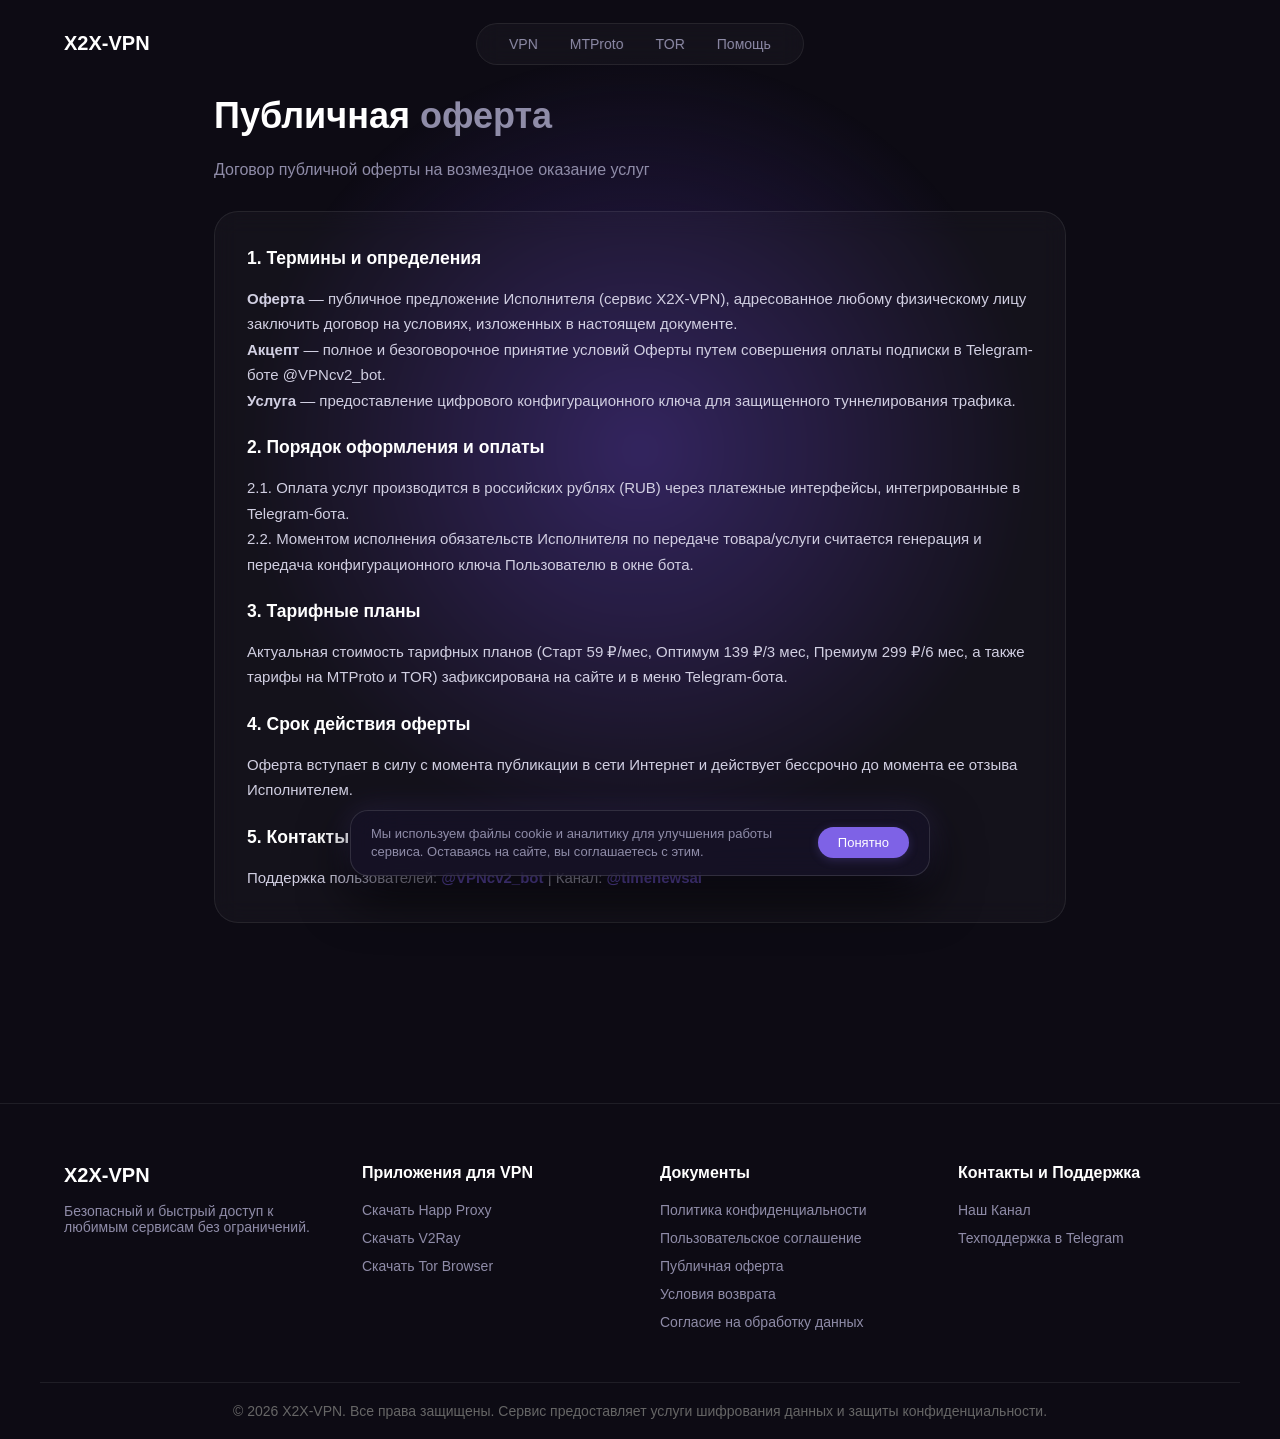
<file: landing/oferta.html>
<!DOCTYPE html>
<html lang="ru">

<head>
    <meta charset="UTF-8">
    <meta name="viewport" content="width=device-width, initial-scale=1.0">
    <title>Публичная оферта | X2X-VPN</title>
    <meta name="description" content="Официальная публичная оферта на оказание услуг защищенного сетевого доступа X2X-VPN.">
    <meta name="robots" content="index, follow">
    <link rel="canonical" href="https://x2xvpn.com/oferta.html">
    <link rel="stylesheet" href="style.css">

    <!-- Yandex.Metrika counter -->
    <script type="text/javascript">
        (function (m, e, t, r, i, k, a) {
            m[i] = m[i] || function () { (m[i].a = m[i].a || []).push(arguments) };
            m[i].l = 1 * new Date();
            for (var j = 0; j < document.scripts.length; j++) { if (document.scripts[j].src === r) { return; } }
            k = e.createElement(t), a = e.getElementsByTagName(t)[0], k.async = 1, k.src = r, a.parentNode.insertBefore(k, a)
        })(window, document, 'script', 'https://mc.yandex.ru/metrika/tag.js?id=111944589', 'ym');

        ym(111944589, 'init', { ssr: true, webvisor: true, clickmap: true, ecommerce: "dataLayer", referrer: document.referrer, url: location.href, accurateTrackBounce: true, trackLinks: true });
    </script>
    <noscript>
        <div><img src="https://mc.yandex.ru/watch/111944589" style="position:absolute; left:-9999px;" alt="" /></div>
    </noscript>
    <!-- /Yandex.Metrika counter -->
    <link rel="icon" type="image/png" href="favicon.png">
    <link rel="apple-touch-icon" href="apple-touch-icon.png">
</head>

<body>
    <div class="glow-bg"></div>
    <header class="header container">
        <a href="index.html" class="logo">X2X-VPN</a>
        <button class="menu-toggle" aria-label="Toggle menu">
            <span></span>
            <span></span>
            <span></span>
        </button>
        <nav class="nav-pill glass-box">
            <a href="index.html">VPN</a>
            <a href="mtproto.html">MTProto</a>
            <a href="tor.html">TOR</a>
            <a href="index.html#support">Помощь</a>
        </nav>
    </header>

    <main class="container" style="padding-top: 40px; padding-bottom: 80px; max-width: 900px;">
        <h1 class="section-title fade-up" style="text-align: left; font-size: 36px; margin-bottom: 24px;">Публичная <span class="text-gradient">оферта</span></h1>
        <p style="color: var(--text-muted); margin-bottom: 32px;">Договор публичной оферты на возмездное оказание услуг</p>

        <div class="glass-box fade-up" style="padding: 32px; border-radius: 24px; line-height: 1.7; color: #d1cfe2; font-size: 15px;">
            <h3 style="color: #fff; margin-bottom: 12px;">1. Термины и определения</h3>
            <p style="margin-bottom: 20px;"><strong>Оферта</strong> — публичное предложение Исполнителя (сервис X2X-VPN), адресованное любому физическому лицу заключить договор на условиях, изложенных в настоящем документе.<br><strong>Акцепт</strong> — полное и безоговорочное принятие условий Оферты путем совершения оплаты подписки в Telegram-боте @VPNcv2_bot.<br><strong>Услуга</strong> — предоставление цифрового конфигурационного ключа для защищенного туннелирования трафика.</p>

            <h3 style="color: #fff; margin-bottom: 12px;">2. Порядок оформления и оплаты</h3>
            <p style="margin-bottom: 20px;">2.1. Оплата услуг производится в российских рублях (RUB) через платежные интерфейсы, интегрированные в Telegram-бота.<br>2.2. Моментом исполнения обязательств Исполнителя по передаче товара/услуги считается генерация и передача конфигурационного ключа Пользователю в окне бота.</p>

            <h3 style="color: #fff; margin-bottom: 12px;">3. Тарифные планы</h3>
            <p style="margin-bottom: 20px;">Актуальная стоимость тарифных планов (Старт 59 ₽/мес, Оптимум 139 ₽/3 мес, Премиум 299 ₽/6 мес, а также тарифы на MTProto и TOR) зафиксирована на сайте и в меню Telegram-бота.</p>

            <h3 style="color: #fff; margin-bottom: 12px;">4. Срок действия оферты</h3>
            <p style="margin-bottom: 20px;">Оферта вступает в силу с момента публикации в сети Интернет и действует бессрочно до момента ее отзыва Исполнителем.</p>

            <h3 style="color: #fff; margin-bottom: 12px;">5. Контакты</h3>
            <p>Поддержка пользователей: <a href="https://t.me/VPNcv2_bot" target="_blank" style="color: var(--purple); font-weight: 600;">@VPNcv2_bot</a> | Канал: <a href="https://t.me/timenewsai" target="_blank" style="color: var(--purple); font-weight: 600;">@timenewsai</a></p>
        </div>
    </main>

    <footer id="support" class="footer">
        <div class="container footer-content">
            <div class="footer-brand">
                <div class="logo"><span>X2X-VPN</span></div>
                <p>Безопасный и быстрый доступ к любимым сервисам без ограничений.</p>
            </div>

            <div class="footer-links">
                <h4>Приложения для VPN</h4>
                <a href="https://www.happ.su/main/ru" target="_blank">Скачать Happ Proxy</a>
                <a href="https://github.com/2dust/v2rayN/releases" target="_blank">Скачать V2Ray</a>
                <a href="https://www.torproject.org/download/" target="_blank">Скачать Tor Browser</a>
            </div>

            <div class="footer-links">
                <h4>Документы</h4>
                <a href="privacy.html">Политика конфиденциальности</a>
                <a href="terms.html">Пользовательское соглашение</a>
                <a href="oferta.html">Публичная оферта</a>
                <a href="refund.html">Условия возврата</a>
                <a href="consent.html">Согласие на обработку данных</a>
            </div>

            <div class="footer-links">
                <h4>Контакты и Поддержка</h4>
                <a href="https://t.me/timenewsai" target="_blank">Наш Канал</a>
                <a href="https://t.me/VPNcv2_bot" target="_blank">Техподдержка в Telegram</a>
            </div>
        </div>
        <div class="container footer-bottom">
            <p>© 2026 X2X-VPN. Все права защищены. Сервис предоставляет услуги шифрования данных и защиты конфиденциальности.</p>
        </div>
    </footer>

    <!-- Animations & Intersection Observer -->
    <script>
        document.addEventListener('DOMContentLoaded', () => {
            const observerOptions = {
                root: null,
                rootMargin: '0px',
                threshold: 0.1
            };
            const observer = new IntersectionObserver((entries, observer) => {
                entries.forEach(entry => {
                    if (entry.isIntersecting) {
                        entry.target.classList.add('visible');
                        observer.unobserve(entry.target);
                    }
                });
            }, observerOptions);
            document.querySelectorAll('.fade-up').forEach(el => {
                observer.observe(el);
            });
        });
    </script>

    <!-- Mobile Menu Script -->
    <script>
        document.addEventListener('DOMContentLoaded', () => {
            const menuToggle = document.querySelector('.menu-toggle');
            const navPill = document.querySelector('.nav-pill');
            if (menuToggle && navPill) {
                menuToggle.addEventListener('click', () => {
                    menuToggle.classList.toggle('active');
                    navPill.classList.toggle('active');
                });
                
                navPill.querySelectorAll('a').forEach(link => {
                    link.addEventListener('click', () => {
                        menuToggle.classList.remove('active');
                        navPill.classList.remove('active');
                    });
                });
            }

            // Cookie Consent Logic
            const cookieBanner = document.getElementById('cookie-banner');
            const cookieAccept = document.getElementById('cookie-accept');
            if (cookieBanner && cookieAccept) {
                if (!localStorage.getItem('x2x_cookie_accepted')) {
                    setTimeout(() => {
                        cookieBanner.classList.add('show');
                    }, 800);
                }
                cookieAccept.addEventListener('click', () => {
                    cookieBanner.classList.remove('show');
                    localStorage.setItem('x2x_cookie_accepted', 'true');
                });
            }
        });
    </script>

    <!-- Cookie Consent Banner -->
    <div id="cookie-banner" class="cookie-banner glass-box">
        <div class="cookie-content">
            <p>Мы используем файлы cookie и аналитику для улучшения работы сервиса. Оставаясь на сайте, вы соглашаетесь с этим.</p>
            <button id="cookie-accept" class="btn btn-primary cookie-btn">Понятно</button>
        </div>
    </div>
</body>

</html>
</file>
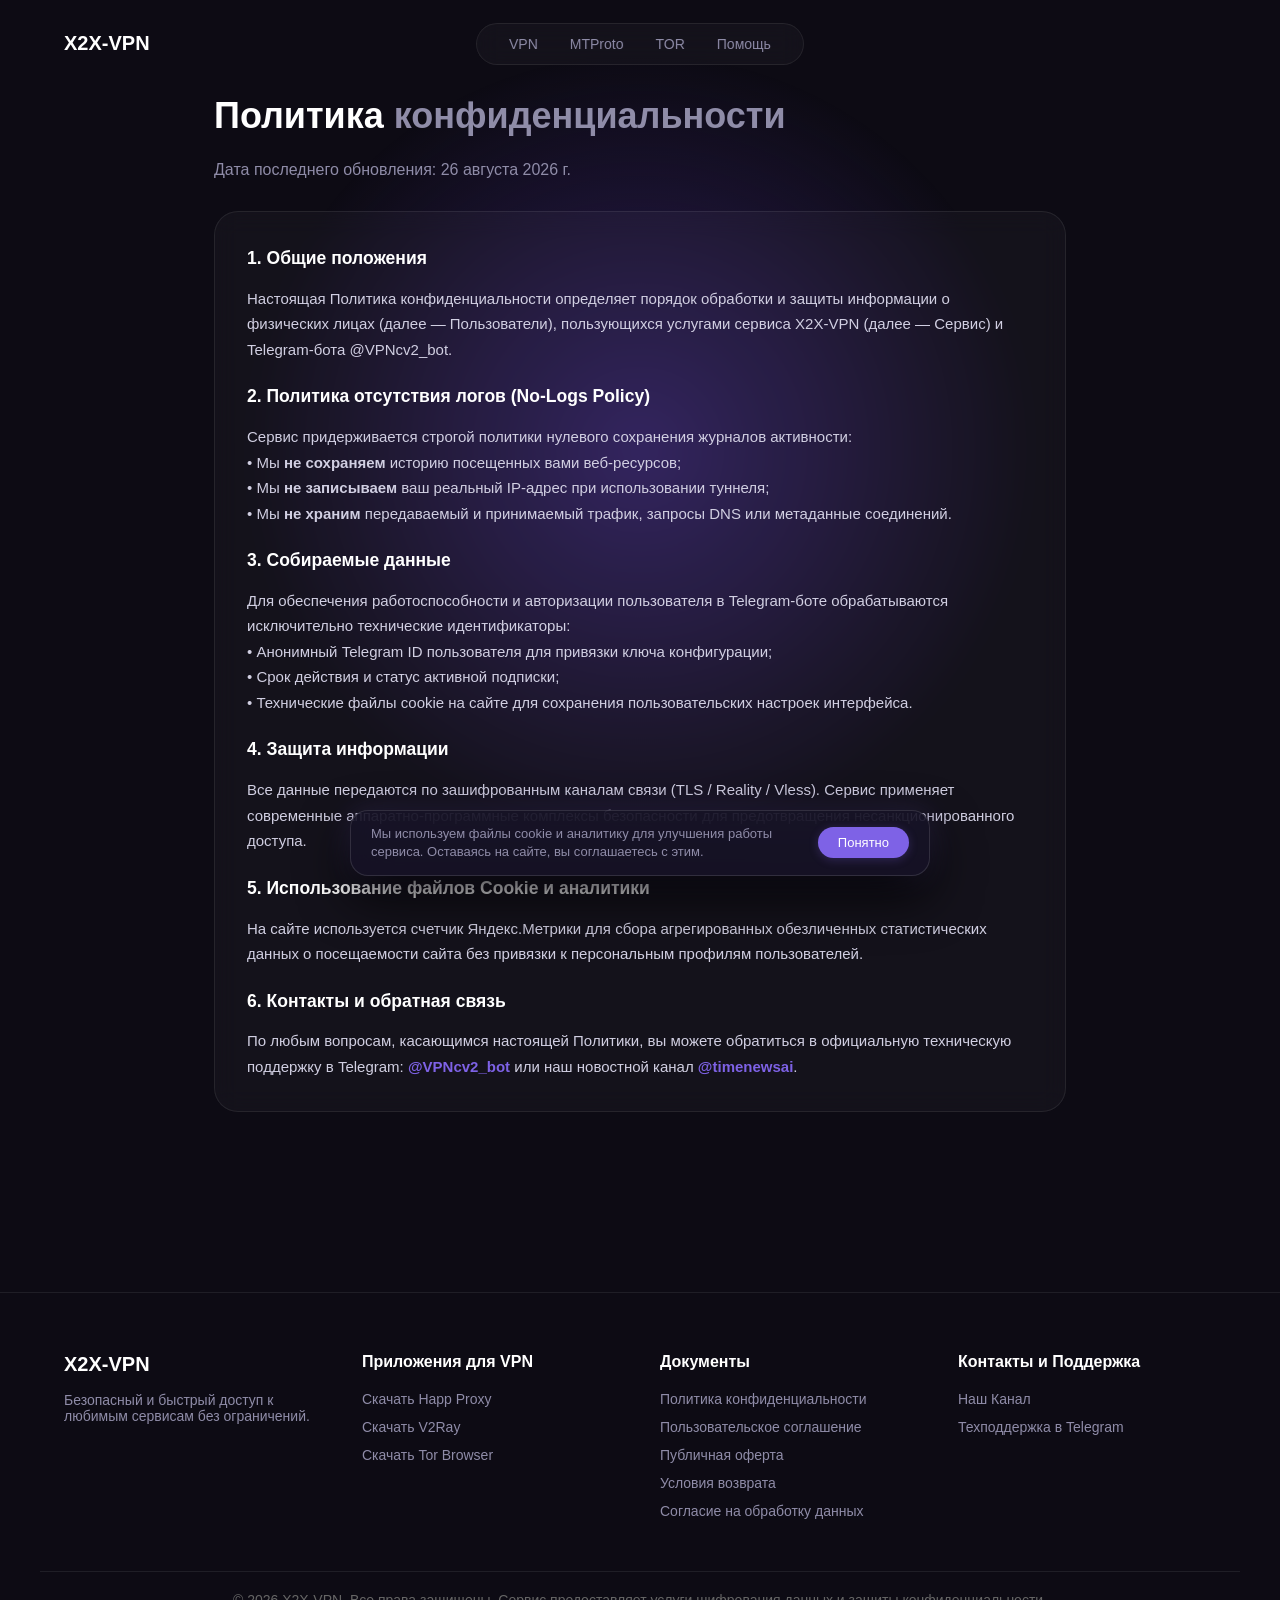
<file: landing/privacy.html>
<!DOCTYPE html>
<html lang="ru">

<head>
    <meta charset="UTF-8">
    <meta name="viewport" content="width=device-width, initial-scale=1.0">
    <title>Политика конфиденциальности | X2X-VPN</title>
    <meta name="description" content="Политика обработки персональных данных и защиты конфиденциальности пользователей сервиса X2X-VPN в соответствии с 152-ФЗ.">
    <meta name="robots" content="index, follow">
    <link rel="canonical" href="https://x2xvpn.com/privacy.html">
    <link rel="stylesheet" href="style.css">

    <!-- Yandex.Metrika counter -->
    <script type="text/javascript">
        (function (m, e, t, r, i, k, a) {
            m[i] = m[i] || function () { (m[i].a = m[i].a || []).push(arguments) };
            m[i].l = 1 * new Date();
            for (var j = 0; j < document.scripts.length; j++) { if (document.scripts[j].src === r) { return; } }
            k = e.createElement(t), a = e.getElementsByTagName(t)[0], k.async = 1, k.src = r, a.parentNode.insertBefore(k, a)
        })(window, document, 'script', 'https://mc.yandex.ru/metrika/tag.js?id=111944589', 'ym');

        ym(111944589, 'init', { ssr: true, webvisor: true, clickmap: true, ecommerce: "dataLayer", referrer: document.referrer, url: location.href, accurateTrackBounce: true, trackLinks: true });
    </script>
    <noscript>
        <div><img src="https://mc.yandex.ru/watch/111944589" style="position:absolute; left:-9999px;" alt="" /></div>
    </noscript>
    <!-- /Yandex.Metrika counter -->
    <link rel="icon" type="image/png" href="favicon.png">
    <link rel="apple-touch-icon" href="apple-touch-icon.png">
</head>

<body>
    <div class="glow-bg"></div>
    <header class="header container">
        <a href="index.html" class="logo">X2X-VPN</a>
        <button class="menu-toggle" aria-label="Toggle menu">
            <span></span>
            <span></span>
            <span></span>
        </button>
        <nav class="nav-pill glass-box">
            <a href="index.html">VPN</a>
            <a href="mtproto.html">MTProto</a>
            <a href="tor.html">TOR</a>
            <a href="index.html#support">Помощь</a>
        </nav>
    </header>

    <main class="container" style="padding-top: 40px; padding-bottom: 80px; max-width: 900px;">
        <h1 class="section-title fade-up" style="text-align: left; font-size: 36px; margin-bottom: 24px;">Политика <span class="text-gradient">конфиденциальности</span></h1>
        <p style="color: var(--text-muted); margin-bottom: 32px;">Дата последнего обновления: 26 августа 2026 г.</p>

        <div class="glass-box fade-up" style="padding: 32px; border-radius: 24px; line-height: 1.7; color: #d1cfe2; font-size: 15px;">
            <h3 style="color: #fff; margin-bottom: 12px;">1. Общие положения</h3>
            <p style="margin-bottom: 20px;">Настоящая Политика конфиденциальности определяет порядок обработки и защиты информации о физических лицах (далее — Пользователи), пользующихся услугами сервиса X2X-VPN (далее — Сервис) и Telegram-бота @VPNcv2_bot.</p>

            <h3 style="color: #fff; margin-bottom: 12px;">2. Политика отсутствия логов (No-Logs Policy)</h3>
            <p style="margin-bottom: 20px;">Сервис придерживается строгой политики нулевого сохранения журналов активности:
                <br>• Мы <strong>не сохраняем</strong> историю посещенных вами веб-ресурсов;
                <br>• Мы <strong>не записываем</strong> ваш реальный IP-адрес при использовании туннеля;
                <br>• Мы <strong>не храним</strong> передаваемый и принимаемый трафик, запросы DNS или метаданные соединений.
            </p>

            <h3 style="color: #fff; margin-bottom: 12px;">3. Собираемые данные</h3>
            <p style="margin-bottom: 20px;">Для обеспечения работоспособности и авторизации пользователя в Telegram-боте обрабатываются исключительно технические идентификаторы:
                <br>• Анонимный Telegram ID пользователя для привязки ключа конфигурации;
                <br>• Срок действия и статус активной подписки;
                <br>• Технические файлы cookie на сайте для сохранения пользовательских настроек интерфейса.
            </p>

            <h3 style="color: #fff; margin-bottom: 12px;">4. Защита информации</h3>
            <p style="margin-bottom: 20px;">Все данные передаются по зашифрованным каналам связи (TLS / Reality / Vless). Сервис применяет современные аппаратно-программные комплексы безопасности для предотвращения несанкционированного доступа.</p>

            <h3 style="color: #fff; margin-bottom: 12px;">5. Использование файлов Cookie и аналитики</h3>
            <p style="margin-bottom: 20px;">На сайте используется счетчик Яндекс.Метрики для сбора агрегированных обезличенных статистических данных о посещаемости сайта без привязки к персональным профилям пользователей.</p>

            <h3 style="color: #fff; margin-bottom: 12px;">6. Контакты и обратная связь</h3>
            <p>По любым вопросам, касающимся настоящей Политики, вы можете обратиться в официальную техническую поддержку в Telegram: <a href="https://t.me/VPNcv2_bot" target="_blank" style="color: var(--purple); font-weight: 600;">@VPNcv2_bot</a> или наш новостной канал <a href="https://t.me/timenewsai" target="_blank" style="color: var(--purple); font-weight: 600;">@timenewsai</a>.</p>
        </div>
    </main>

    <footer id="support" class="footer">
        <div class="container footer-content">
            <div class="footer-brand">
                <div class="logo"><span>X2X-VPN</span></div>
                <p>Безопасный и быстрый доступ к любимым сервисам без ограничений.</p>
            </div>

            <div class="footer-links">
                <h4>Приложения для VPN</h4>
                <a href="https://www.happ.su/main/ru" target="_blank">Скачать Happ Proxy</a>
                <a href="https://github.com/2dust/v2rayN/releases" target="_blank">Скачать V2Ray</a>
                <a href="https://www.torproject.org/download/" target="_blank">Скачать Tor Browser</a>
            </div>

            <div class="footer-links">
                <h4>Документы</h4>
                <a href="privacy.html">Политика конфиденциальности</a>
                <a href="terms.html">Пользовательское соглашение</a>
                <a href="oferta.html">Публичная оферта</a>
                <a href="refund.html">Условия возврата</a>
                <a href="consent.html">Согласие на обработку данных</a>
            </div>

            <div class="footer-links">
                <h4>Контакты и Поддержка</h4>
                <a href="https://t.me/timenewsai" target="_blank">Наш Канал</a>
                <a href="https://t.me/VPNcv2_bot" target="_blank">Техподдержка в Telegram</a>
            </div>
        </div>
        <div class="container footer-bottom">
            <p>© 2026 X2X-VPN. Все права защищены. Сервис предоставляет услуги шифрования данных и защиты конфиденциальности.</p>
        </div>
    </footer>

    <!-- Animations & Intersection Observer -->
    <script>
        document.addEventListener('DOMContentLoaded', () => {
            const observerOptions = {
                root: null,
                rootMargin: '0px',
                threshold: 0.1
            };
            const observer = new IntersectionObserver((entries, observer) => {
                entries.forEach(entry => {
                    if (entry.isIntersecting) {
                        entry.target.classList.add('visible');
                        observer.unobserve(entry.target);
                    }
                });
            }, observerOptions);
            document.querySelectorAll('.fade-up').forEach(el => {
                observer.observe(el);
            });
        });
    </script>

    <!-- Mobile Menu Script -->
    <script>
        document.addEventListener('DOMContentLoaded', () => {
            const menuToggle = document.querySelector('.menu-toggle');
            const navPill = document.querySelector('.nav-pill');
            if (menuToggle && navPill) {
                menuToggle.addEventListener('click', () => {
                    menuToggle.classList.toggle('active');
                    navPill.classList.toggle('active');
                });
                
                navPill.querySelectorAll('a').forEach(link => {
                    link.addEventListener('click', () => {
                        menuToggle.classList.remove('active');
                        navPill.classList.remove('active');
                    });
                });
            }

            // Cookie Consent Logic
            const cookieBanner = document.getElementById('cookie-banner');
            const cookieAccept = document.getElementById('cookie-accept');
            if (cookieBanner && cookieAccept) {
                if (!localStorage.getItem('x2x_cookie_accepted')) {
                    setTimeout(() => {
                        cookieBanner.classList.add('show');
                    }, 800);
                }
                cookieAccept.addEventListener('click', () => {
                    cookieBanner.classList.remove('show');
                    localStorage.setItem('x2x_cookie_accepted', 'true');
                });
            }
        });
    </script>

    <!-- Cookie Consent Banner -->
    <div id="cookie-banner" class="cookie-banner glass-box">
        <div class="cookie-content">
            <p>Мы используем файлы cookie и аналитику для улучшения работы сервиса. Оставаясь на сайте, вы соглашаетесь с этим.</p>
            <button id="cookie-accept" class="btn btn-primary cookie-btn">Понятно</button>
        </div>
    </div>
</body>

</html>
</file>
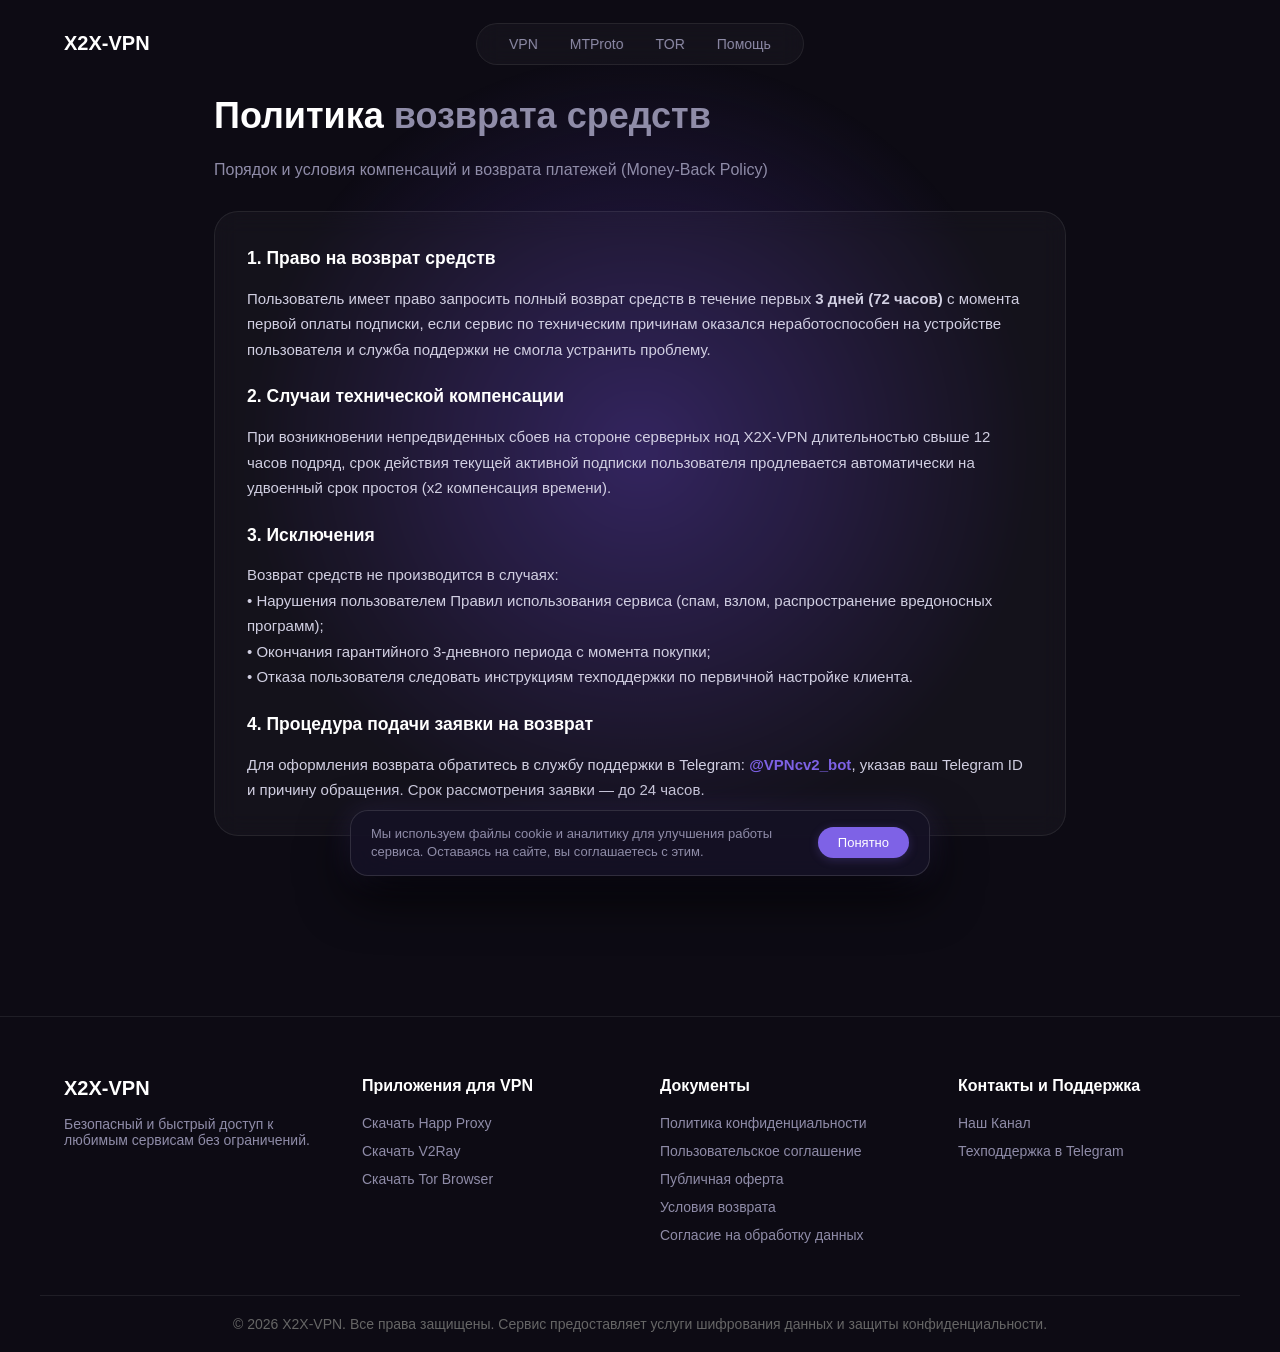
<file: landing/refund.html>
<!DOCTYPE html>
<html lang="ru">

<head>
    <meta charset="UTF-8">
    <meta name="viewport" content="width=device-width, initial-scale=1.0">
    <title>Условия возврата средств | X2X-VPN</title>
    <meta name="description" content="Правила и порядок возврата денежных средств сервиса X2X-VPN.">
    <meta name="robots" content="index, follow">
    <link rel="canonical" href="https://x2xvpn.com/refund.html">
    <link rel="stylesheet" href="style.css">

    <!-- Yandex.Metrika counter -->
    <script type="text/javascript">
        (function (m, e, t, r, i, k, a) {
            m[i] = m[i] || function () { (m[i].a = m[i].a || []).push(arguments) };
            m[i].l = 1 * new Date();
            for (var j = 0; j < document.scripts.length; j++) { if (document.scripts[j].src === r) { return; } }
            k = e.createElement(t), a = e.getElementsByTagName(t)[0], k.async = 1, k.src = r, a.parentNode.insertBefore(k, a)
        })(window, document, 'script', 'https://mc.yandex.ru/metrika/tag.js?id=111944589', 'ym');

        ym(111944589, 'init', { ssr: true, webvisor: true, clickmap: true, ecommerce: "dataLayer", referrer: document.referrer, url: location.href, accurateTrackBounce: true, trackLinks: true });
    </script>
    <noscript>
        <div><img src="https://mc.yandex.ru/watch/111944589" style="position:absolute; left:-9999px;" alt="" /></div>
    </noscript>
    <!-- /Yandex.Metrika counter -->
    <link rel="icon" type="image/png" href="favicon.png">
    <link rel="apple-touch-icon" href="apple-touch-icon.png">
</head>

<body>
    <div class="glow-bg"></div>
    <header class="header container">
        <a href="index.html" class="logo">X2X-VPN</a>
        <button class="menu-toggle" aria-label="Toggle menu">
            <span></span>
            <span></span>
            <span></span>
        </button>
        <nav class="nav-pill glass-box">
            <a href="index.html">VPN</a>
            <a href="mtproto.html">MTProto</a>
            <a href="tor.html">TOR</a>
            <a href="index.html#support">Помощь</a>
        </nav>
    </header>

    <main class="container" style="padding-top: 40px; padding-bottom: 80px; max-width: 900px;">
        <h1 class="section-title fade-up" style="text-align: left; font-size: 36px; margin-bottom: 24px;">Политика <span class="text-gradient">возврата средств</span></h1>
        <p style="color: var(--text-muted); margin-bottom: 32px;">Порядок и условия компенсаций и возврата платежей (Money-Back Policy)</p>

        <div class="glass-box fade-up" style="padding: 32px; border-radius: 24px; line-height: 1.7; color: #d1cfe2; font-size: 15px;">
            <h3 style="color: #fff; margin-bottom: 12px;">1. Право на возврат средств</h3>
            <p style="margin-bottom: 20px;">Пользователь имеет право запросить полный возврат средств в течение первых <strong>3 дней (72 часов)</strong> с момента первой оплаты подписки, если сервис по техническим причинам оказался неработоспособен на устройстве пользователя и служба поддержки не смогла устранить проблему.</p>

            <h3 style="color: #fff; margin-bottom: 12px;">2. Случаи технической компенсации</h3>
            <p style="margin-bottom: 20px;">При возникновении непредвиденных сбоев на стороне серверных нод X2X-VPN длительностью свыше 12 часов подряд, срок действия текущей активной подписки пользователя продлевается автоматически на удвоенный срок простоя (x2 компенсация времени).</p>

            <h3 style="color: #fff; margin-bottom: 12px;">3. Исключения</h3>
            <p style="margin-bottom: 20px;">Возврат средств не производится в случаях:
                <br>• Нарушения пользователем Правил использования сервиса (спам, взлом, распространение вредоносных программ);
                <br>• Окончания гарантийного 3-дневного периода с момента покупки;
                <br>• Отказа пользователя следовать инструкциям техподдержки по первичной настройке клиента.
            </p>

            <h3 style="color: #fff; margin-bottom: 12px;">4. Процедура подачи заявки на возврат</h3>
            <p>Для оформления возврата обратитесь в службу поддержки в Telegram: <a href="https://t.me/VPNcv2_bot" target="_blank" style="color: var(--purple); font-weight: 600;">@VPNcv2_bot</a>, указав ваш Telegram ID и причину обращения. Срок рассмотрения заявки — до 24 часов.</p>
        </div>
    </main>

    <footer id="support" class="footer">
        <div class="container footer-content">
            <div class="footer-brand">
                <div class="logo"><span>X2X-VPN</span></div>
                <p>Безопасный и быстрый доступ к любимым сервисам без ограничений.</p>
            </div>

            <div class="footer-links">
                <h4>Приложения для VPN</h4>
                <a href="https://www.happ.su/main/ru" target="_blank">Скачать Happ Proxy</a>
                <a href="https://github.com/2dust/v2rayN/releases" target="_blank">Скачать V2Ray</a>
                <a href="https://www.torproject.org/download/" target="_blank">Скачать Tor Browser</a>
            </div>

            <div class="footer-links">
                <h4>Документы</h4>
                <a href="privacy.html">Политика конфиденциальности</a>
                <a href="terms.html">Пользовательское соглашение</a>
                <a href="oferta.html">Публичная оферта</a>
                <a href="refund.html">Условия возврата</a>
                <a href="consent.html">Согласие на обработку данных</a>
            </div>

            <div class="footer-links">
                <h4>Контакты и Поддержка</h4>
                <a href="https://t.me/timenewsai" target="_blank">Наш Канал</a>
                <a href="https://t.me/VPNcv2_bot" target="_blank">Техподдержка в Telegram</a>
            </div>
        </div>
        <div class="container footer-bottom">
            <p>© 2026 X2X-VPN. Все права защищены. Сервис предоставляет услуги шифрования данных и защиты конфиденциальности.</p>
        </div>
    </footer>

    <!-- Animations & Intersection Observer -->
    <script>
        document.addEventListener('DOMContentLoaded', () => {
            const observerOptions = {
                root: null,
                rootMargin: '0px',
                threshold: 0.1
            };
            const observer = new IntersectionObserver((entries, observer) => {
                entries.forEach(entry => {
                    if (entry.isIntersecting) {
                        entry.target.classList.add('visible');
                        observer.unobserve(entry.target);
                    }
                });
            }, observerOptions);
            document.querySelectorAll('.fade-up').forEach(el => {
                observer.observe(el);
            });
        });
    </script>

    <!-- Mobile Menu Script -->
    <script>
        document.addEventListener('DOMContentLoaded', () => {
            const menuToggle = document.querySelector('.menu-toggle');
            const navPill = document.querySelector('.nav-pill');
            if (menuToggle && navPill) {
                menuToggle.addEventListener('click', () => {
                    menuToggle.classList.toggle('active');
                    navPill.classList.toggle('active');
                });
                
                navPill.querySelectorAll('a').forEach(link => {
                    link.addEventListener('click', () => {
                        menuToggle.classList.remove('active');
                        navPill.classList.remove('active');
                    });
                });
            }

            // Cookie Consent Logic
            const cookieBanner = document.getElementById('cookie-banner');
            const cookieAccept = document.getElementById('cookie-accept');
            if (cookieBanner && cookieAccept) {
                if (!localStorage.getItem('x2x_cookie_accepted')) {
                    setTimeout(() => {
                        cookieBanner.classList.add('show');
                    }, 800);
                }
                cookieAccept.addEventListener('click', () => {
                    cookieBanner.classList.remove('show');
                    localStorage.setItem('x2x_cookie_accepted', 'true');
                });
            }
        });
    </script>

    <!-- Cookie Consent Banner -->
    <div id="cookie-banner" class="cookie-banner glass-box">
        <div class="cookie-content">
            <p>Мы используем файлы cookie и аналитику для улучшения работы сервиса. Оставаясь на сайте, вы соглашаетесь с этим.</p>
            <button id="cookie-accept" class="btn btn-primary cookie-btn">Понятно</button>
        </div>
    </div>
</body>

</html>
</file>
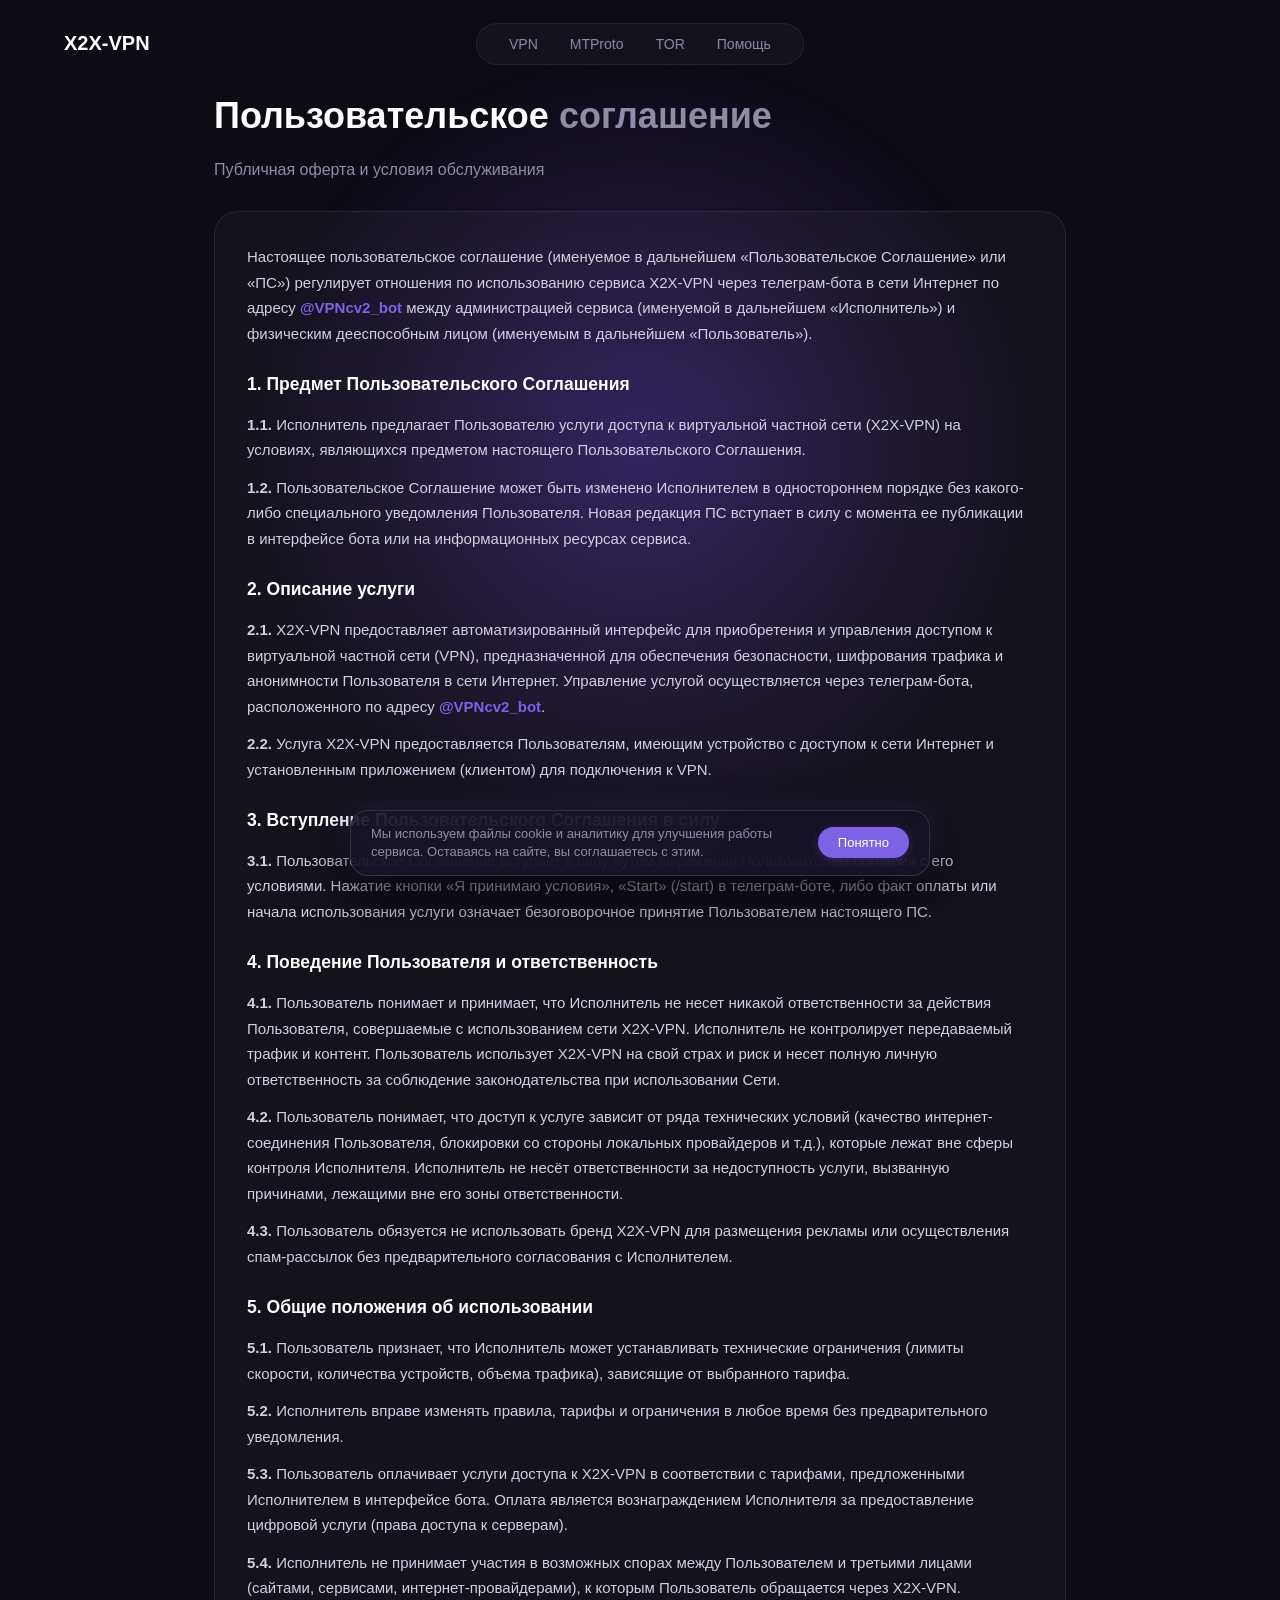
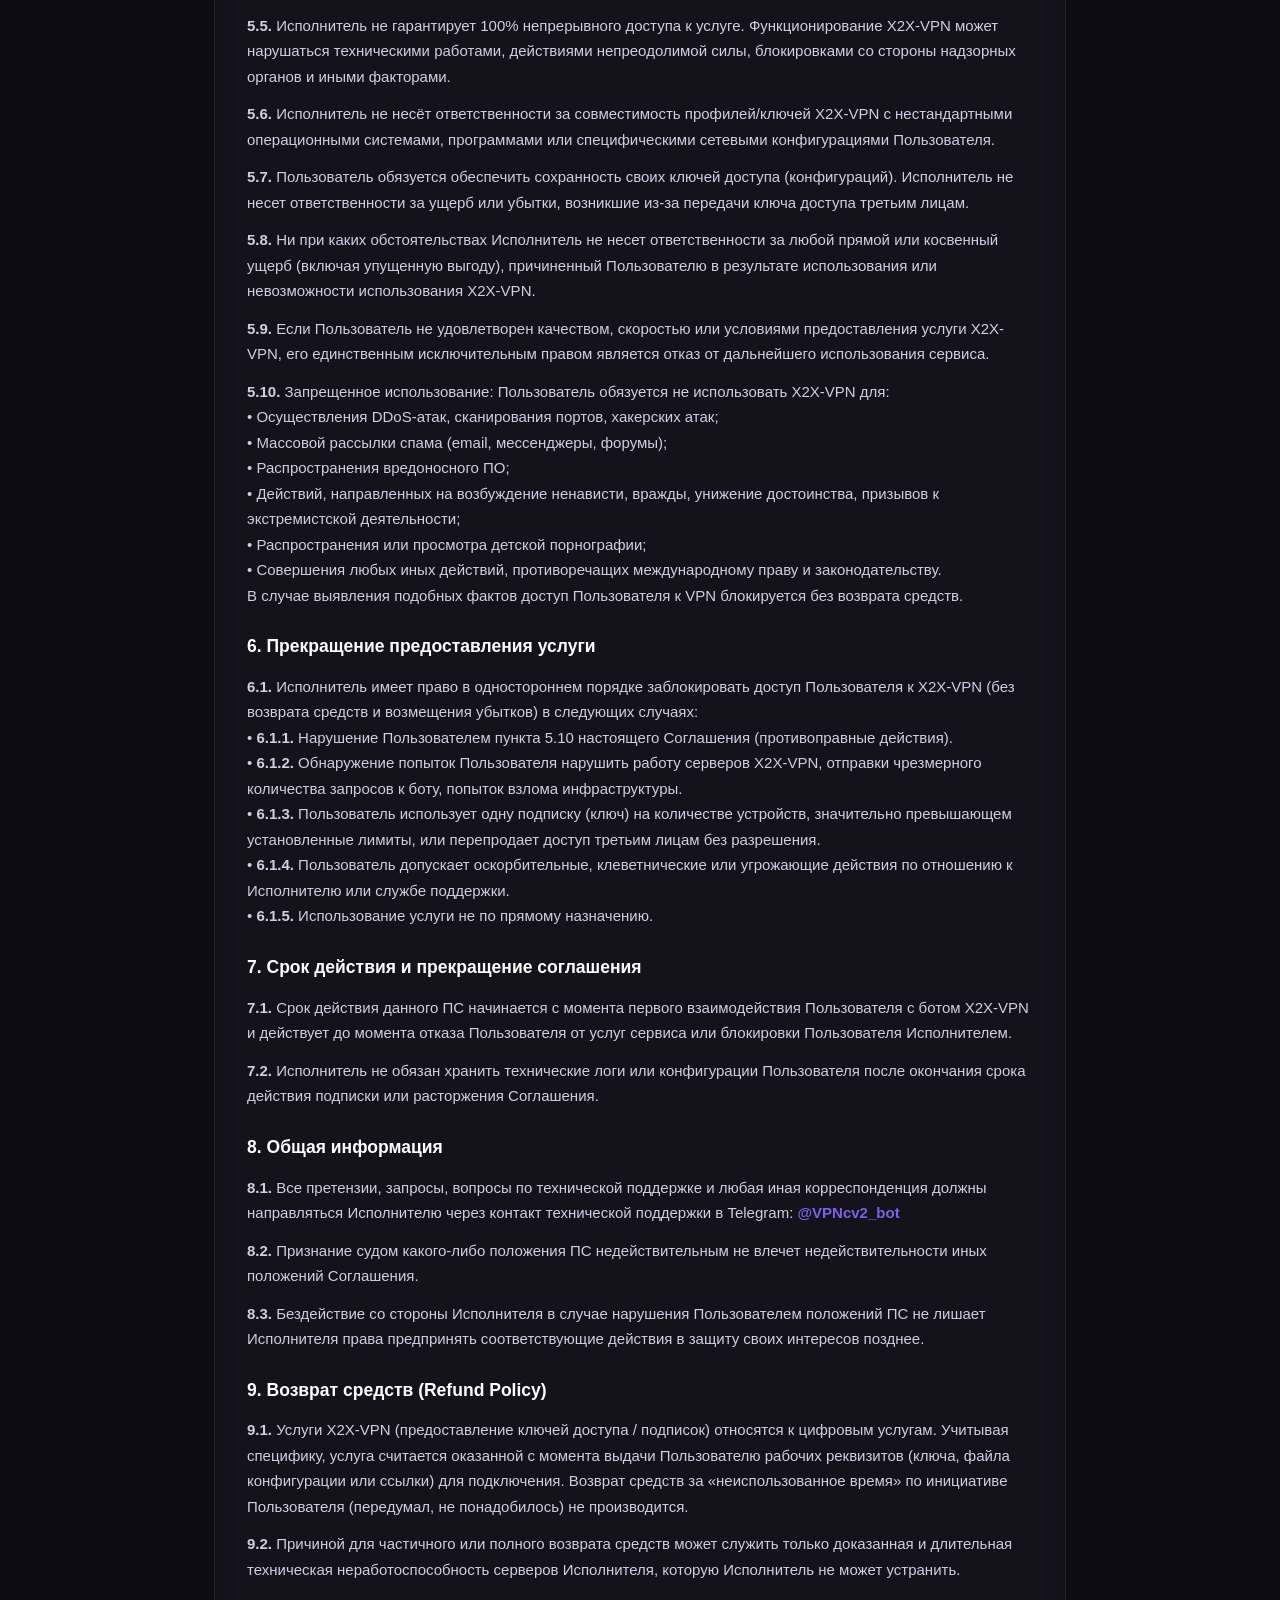
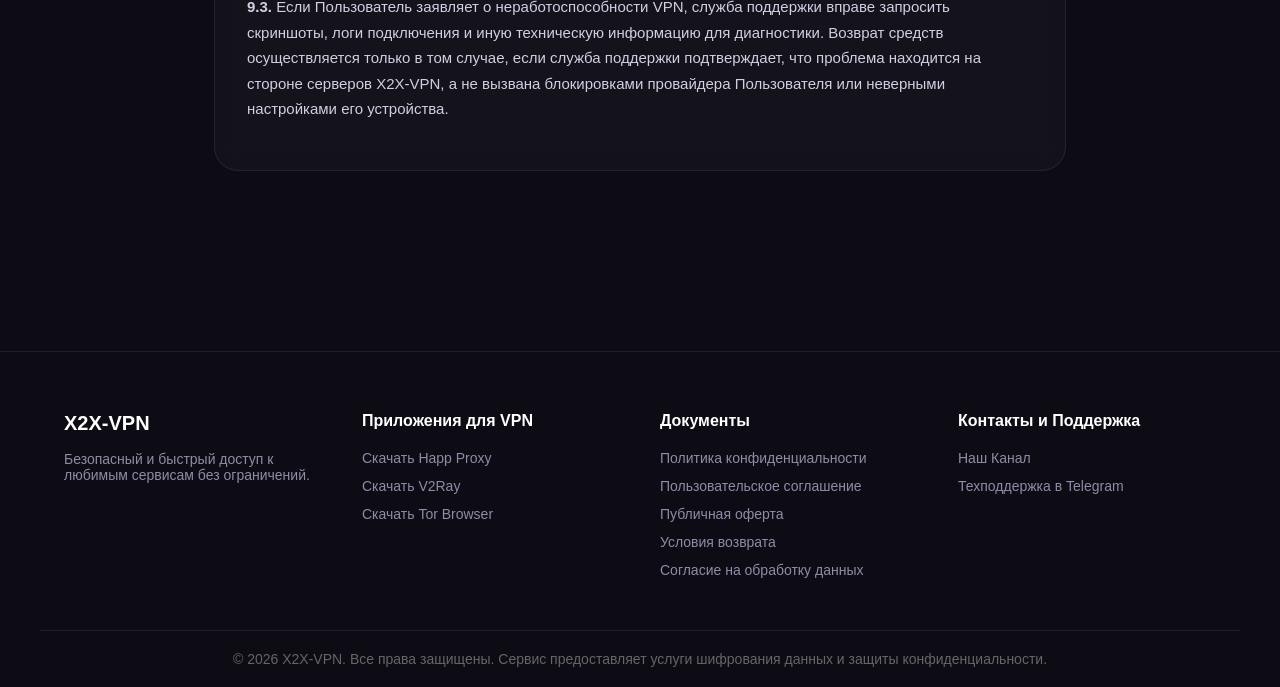
<file: landing/terms.html>
<!DOCTYPE html>
<html lang="ru">

<head>
    <meta charset="UTF-8">
    <meta name="viewport" content="width=device-width, initial-scale=1.0">
    <title>Пользовательское соглашение | X2X-VPN</title>
    <meta name="description" content="Условия предоставления услуг, правила использования и публичная оферта сервиса X2X-VPN.">
    <meta name="robots" content="index, follow">
    <link rel="canonical" href="https://x2xvpn.com/terms.html">
    <link rel="stylesheet" href="style.css">

    <!-- Yandex.Metrika counter -->
    <script type="text/javascript">
        (function (m, e, t, r, i, k, a) {
            m[i] = m[i] || function () { (m[i].a = m[i].a || []).push(arguments) };
            m[i].l = 1 * new Date();
            for (var j = 0; j < document.scripts.length; j++) { if (document.scripts[j].src === r) { return; } }
            k = e.createElement(t), a = e.getElementsByTagName(t)[0], k.async = 1, k.src = r, a.parentNode.insertBefore(k, a)
        })(window, document, 'script', 'https://mc.yandex.ru/metrika/tag.js?id=111944589', 'ym');

        ym(111944589, 'init', { ssr: true, webvisor: true, clickmap: true, ecommerce: "dataLayer", referrer: document.referrer, url: location.href, accurateTrackBounce: true, trackLinks: true });
    </script>
    <noscript>
        <div><img src="https://mc.yandex.ru/watch/111944589" style="position:absolute; left:-9999px;" alt="" /></div>
    </noscript>
    <!-- /Yandex.Metrika counter -->
    <link rel="icon" type="image/png" href="favicon.png">
    <link rel="apple-touch-icon" href="apple-touch-icon.png">
</head>

<body>
    <div class="glow-bg"></div>
    <header class="header container">
        <a href="index.html" class="logo">X2X-VPN</a>
        <button class="menu-toggle" aria-label="Toggle menu">
            <span></span>
            <span></span>
            <span></span>
        </button>
        <nav class="nav-pill glass-box">
            <a href="index.html">VPN</a>
            <a href="mtproto.html">MTProto</a>
            <a href="tor.html">TOR</a>
            <a href="index.html#support">Помощь</a>
        </nav>
    </header>

    <main class="container" style="padding-top: 40px; padding-bottom: 80px; max-width: 900px;">
        <h1 class="section-title fade-up" style="text-align: left; font-size: 36px; margin-bottom: 24px;">Пользовательское <span class="text-gradient">соглашение</span></h1>
        <p style="color: var(--text-muted); margin-bottom: 32px;">Публичная оферта и условия обслуживания</p>

        <div class="glass-box fade-up" style="padding: 32px; border-radius: 24px; line-height: 1.7; color: #d1cfe2; font-size: 15px;">
            <p style="margin-bottom: 24px;">Настоящее пользовательское соглашение (именуемое в дальнейшем «Пользовательское Соглашение» или «ПС») регулирует отношения по использованию сервиса X2X-VPN через телеграм-бота в сети Интернет по адресу <a href="https://t.me/VPNcv2_bot" target="_blank" style="color: var(--purple); font-weight: 600;">@VPNcv2_bot</a> между администрацией сервиса (именуемой в дальнейшем «Исполнитель») и физическим дееспособным лицом (именуемым в дальнейшем «Пользователь»).</p>

            <h3 style="color: #fff; margin-top: 24px; margin-bottom: 12px;">1. Предмет Пользовательского Соглашения</h3>
            <p style="margin-bottom: 12px;"><strong>1.1.</strong> Исполнитель предлагает Пользователю услуги доступа к виртуальной частной сети (X2X-VPN) на условиях, являющихся предметом настоящего Пользовательского Соглашения.</p>
            <p style="margin-bottom: 16px;"><strong>1.2.</strong> Пользовательское Соглашение может быть изменено Исполнителем в одностороннем порядке без какого-либо специального уведомления Пользователя. Новая редакция ПС вступает в силу с момента ее публикации в интерфейсе бота или на информационных ресурсах сервиса.</p>

            <h3 style="color: #fff; margin-top: 24px; margin-bottom: 12px;">2. Описание услуги</h3>
            <p style="margin-bottom: 12px;"><strong>2.1.</strong> X2X-VPN предоставляет автоматизированный интерфейс для приобретения и управления доступом к виртуальной частной сети (VPN), предназначенной для обеспечения безопасности, шифрования трафика и анонимности Пользователя в сети Интернет. Управление услугой осуществляется через телеграм-бота, расположенного по адресу <a href="https://t.me/VPNcv2_bot" target="_blank" style="color: var(--purple); font-weight: 600;">@VPNcv2_bot</a>.</p>
            <p style="margin-bottom: 16px;"><strong>2.2.</strong> Услуга X2X-VPN предоставляется Пользователям, имеющим устройство с доступом к сети Интернет и установленным приложением (клиентом) для подключения к VPN.</p>

            <h3 style="color: #fff; margin-top: 24px; margin-bottom: 12px;">3. Вступление Пользовательского Соглашения в силу</h3>
            <p style="margin-bottom: 16px;"><strong>3.1.</strong> Пользовательское Соглашение вступает в силу путем выражения Пользователем согласия с его условиями. Нажатие кнопки «Я принимаю условия», «Start» (/start) в телеграм-боте, либо факт оплаты или начала использования услуги означает безоговорочное принятие Пользователем настоящего ПС.</p>

            <h3 style="color: #fff; margin-top: 24px; margin-bottom: 12px;">4. Поведение Пользователя и ответственность</h3>
            <p style="margin-bottom: 12px;"><strong>4.1.</strong> Пользователь понимает и принимает, что Исполнитель не несет никакой ответственности за действия Пользователя, совершаемые с использованием сети X2X-VPN. Исполнитель не контролирует передаваемый трафик и контент. Пользователь использует X2X-VPN на свой страх и риск и несет полную личную ответственность за соблюдение законодательства при использовании Сети.</p>
            <p style="margin-bottom: 12px;"><strong>4.2.</strong> Пользователь понимает, что доступ к услуге зависит от ряда технических условий (качество интернет-соединения Пользователя, блокировки со стороны локальных провайдеров и т.д.), которые лежат вне сферы контроля Исполнителя. Исполнитель не несёт ответственности за недоступность услуги, вызванную причинами, лежащими вне его зоны ответственности.</p>
            <p style="margin-bottom: 16px;"><strong>4.3.</strong> Пользователь обязуется не использовать бренд X2X-VPN для размещения рекламы или осуществления спам-рассылок без предварительного согласования с Исполнителем.</p>

            <h3 style="color: #fff; margin-top: 24px; margin-bottom: 12px;">5. Общие положения об использовании</h3>
            <p style="margin-bottom: 12px;"><strong>5.1.</strong> Пользователь признает, что Исполнитель может устанавливать технические ограничения (лимиты скорости, количества устройств, объема трафика), зависящие от выбранного тарифа.</p>
            <p style="margin-bottom: 12px;"><strong>5.2.</strong> Исполнитель вправе изменять правила, тарифы и ограничения в любое время без предварительного уведомления.</p>
            <p style="margin-bottom: 12px;"><strong>5.3.</strong> Пользователь оплачивает услуги доступа к X2X-VPN в соответствии с тарифами, предложенными Исполнителем в интерфейсе бота. Оплата является вознаграждением Исполнителя за предоставление цифровой услуги (права доступа к серверам).</p>
            <p style="margin-bottom: 12px;"><strong>5.4.</strong> Исполнитель не принимает участия в возможных спорах между Пользователем и третьими лицами (сайтами, сервисами, интернет-провайдерами), к которым Пользователь обращается через X2X-VPN.</p>
            <p style="margin-bottom: 12px;"><strong>5.5.</strong> Исполнитель не гарантирует 100% непрерывного доступа к услуге. Функционирование X2X-VPN может нарушаться техническими работами, действиями непреодолимой силы, блокировками со стороны надзорных органов и иными факторами.</p>
            <p style="margin-bottom: 12px;"><strong>5.6.</strong> Исполнитель не несёт ответственности за совместимость профилей/ключей X2X-VPN с нестандартными операционными системами, программами или специфическими сетевыми конфигурациями Пользователя.</p>
            <p style="margin-bottom: 12px;"><strong>5.7.</strong> Пользователь обязуется обеспечить сохранность своих ключей доступа (конфигураций). Исполнитель не несет ответственности за ущерб или убытки, возникшие из-за передачи ключа доступа третьим лицам.</p>
            <p style="margin-bottom: 12px;"><strong>5.8.</strong> Ни при каких обстоятельствах Исполнитель не несет ответственности за любой прямой или косвенный ущерб (включая упущенную выгоду), причиненный Пользователю в результате использования или невозможности использования X2X-VPN.</p>
            <p style="margin-bottom: 12px;"><strong>5.9.</strong> Если Пользователь не удовлетворен качеством, скоростью или условиями предоставления услуги X2X-VPN, его единственным исключительным правом является отказ от дальнейшего использования сервиса.</p>
            <p style="margin-bottom: 16px;"><strong>5.10.</strong> Запрещенное использование: Пользователь обязуется не использовать X2X-VPN для:
                <br>• Осуществления DDoS-атак, сканирования портов, хакерских атак;
                <br>• Массовой рассылки спама (email, мессенджеры, форумы);
                <br>• Распространения вредоносного ПО;
                <br>• Действий, направленных на возбуждение ненависти, вражды, унижение достоинства, призывов к экстремистской деятельности;
                <br>• Распространения или просмотра детской порнографии;
                <br>• Совершения любых иных действий, противоречащих международному праву и законодательству.
                <br>В случае выявления подобных фактов доступ Пользователя к VPN блокируется без возврата средств.
            </p>

            <h3 style="color: #fff; margin-top: 24px; margin-bottom: 12px;">6. Прекращение предоставления услуги</h3>
            <p style="margin-bottom: 16px;"><strong>6.1.</strong> Исполнитель имеет право в одностороннем порядке заблокировать доступ Пользователя к X2X-VPN (без возврата средств и возмещения убытков) в следующих случаях:
                <br>• <strong>6.1.1.</strong> Нарушение Пользователем пункта 5.10 настоящего Соглашения (противоправные действия).
                <br>• <strong>6.1.2.</strong> Обнаружение попыток Пользователя нарушить работу серверов X2X-VPN, отправки чрезмерного количества запросов к боту, попыток взлома инфраструктуры.
                <br>• <strong>6.1.3.</strong> Пользователь использует одну подписку (ключ) на количестве устройств, значительно превышающем установленные лимиты, или перепродает доступ третьим лицам без разрешения.
                <br>• <strong>6.1.4.</strong> Пользователь допускает оскорбительные, клеветнические или угрожающие действия по отношению к Исполнителю или службе поддержки.
                <br>• <strong>6.1.5.</strong> Использование услуги не по прямому назначению.
            </p>

            <h3 style="color: #fff; margin-top: 24px; margin-bottom: 12px;">7. Срок действия и прекращение соглашения</h3>
            <p style="margin-bottom: 12px;"><strong>7.1.</strong> Срок действия данного ПС начинается с момента первого взаимодействия Пользователя с ботом X2X-VPN и действует до момента отказа Пользователя от услуг сервиса или блокировки Пользователя Исполнителем.</p>
            <p style="margin-bottom: 16px;"><strong>7.2.</strong> Исполнитель не обязан хранить технические логи или конфигурации Пользователя после окончания срока действия подписки или расторжения Соглашения.</p>

            <h3 style="color: #fff; margin-top: 24px; margin-bottom: 12px;">8. Общая информация</h3>
            <p style="margin-bottom: 12px;"><strong>8.1.</strong> Все претензии, запросы, вопросы по технической поддержке и любая иная корреспонденция должны направляться Исполнителю через контакт технической поддержки в Telegram: <a href="https://t.me/VPNcv2_bot" target="_blank" style="color: var(--purple); font-weight: 600;">@VPNcv2_bot</a></p>
            <p style="margin-bottom: 12px;"><strong>8.2.</strong> Признание судом какого-либо положения ПС недействительным не влечет недействительности иных положений Соглашения.</p>
            <p style="margin-bottom: 16px;"><strong>8.3.</strong> Бездействие со стороны Исполнителя в случае нарушения Пользователем положений ПС не лишает Исполнителя права предпринять соответствующие действия в защиту своих интересов позднее.</p>

            <h3 style="color: #fff; margin-top: 24px; margin-bottom: 12px;">9. Возврат средств (Refund Policy)</h3>
            <p style="margin-bottom: 12px;"><strong>9.1.</strong> Услуги X2X-VPN (предоставление ключей доступа / подписок) относятся к цифровым услугам. Учитывая специфику, услуга считается оказанной с момента выдачи Пользователю рабочих реквизитов (ключа, файла конфигурации или ссылки) для подключения. Возврат средств за «неиспользованное время» по инициативе Пользователя (передумал, не понадобилось) не производится.</p>
            <p style="margin-bottom: 12px;"><strong>9.2.</strong> Причиной для частичного или полного возврата средств может служить только доказанная и длительная техническая неработоспособность серверов Исполнителя, которую Исполнитель не может устранить.</p>
            <p style="margin-bottom: 16px;"><strong>9.3.</strong> Если Пользователь заявляет о неработоспособности VPN, служба поддержки вправе запросить скриншоты, логи подключения и иную техническую информацию для диагностики. Возврат средств осуществляется только в том случае, если служба поддержки подтверждает, что проблема находится на стороне серверов X2X-VPN, а не вызвана блокировками провайдера Пользователя или неверными настройками его устройства.</p>
        </div>
    </main>

    <footer id="support" class="footer">
        <div class="container footer-content">
            <div class="footer-brand">
                <div class="logo"><span>X2X-VPN</span></div>
                <p>Безопасный и быстрый доступ к любимым сервисам без ограничений.</p>
            </div>

            <div class="footer-links">
                <h4>Приложения для VPN</h4>
                <a href="https://www.happ.su/main/ru" target="_blank">Скачать Happ Proxy</a>
                <a href="https://github.com/2dust/v2rayN/releases" target="_blank">Скачать V2Ray</a>
                <a href="https://www.torproject.org/download/" target="_blank">Скачать Tor Browser</a>
            </div>

            <div class="footer-links">
                <h4>Документы</h4>
                <a href="privacy.html">Политика конфиденциальности</a>
                <a href="terms.html">Пользовательское соглашение</a>
                <a href="oferta.html">Публичная оферта</a>
                <a href="refund.html">Условия возврата</a>
                <a href="consent.html">Согласие на обработку данных</a>
            </div>

            <div class="footer-links">
                <h4>Контакты и Поддержка</h4>
                <a href="https://t.me/timenewsai" target="_blank">Наш Канал</a>
                <a href="https://t.me/VPNcv2_bot" target="_blank">Техподдержка в Telegram</a>
            </div>
        </div>
        <div class="container footer-bottom">
            <p>© 2026 X2X-VPN. Все права защищены. Сервис предоставляет услуги шифрования данных и защиты конфиденциальности.</p>
        </div>
    </footer>

    <!-- Animations & Intersection Observer -->
    <script>
        document.addEventListener('DOMContentLoaded', () => {
            const observerOptions = {
                root: null,
                rootMargin: '0px',
                threshold: 0.1
            };
            const observer = new IntersectionObserver((entries, observer) => {
                entries.forEach(entry => {
                    if (entry.isIntersecting) {
                        entry.target.classList.add('visible');
                        observer.unobserve(entry.target);
                    }
                });
            }, observerOptions);
            document.querySelectorAll('.fade-up').forEach(el => {
                observer.observe(el);
            });
        });
    </script>

    <!-- Mobile Menu Script -->
    <script>
        document.addEventListener('DOMContentLoaded', () => {
            const menuToggle = document.querySelector('.menu-toggle');
            const navPill = document.querySelector('.nav-pill');
            if (menuToggle && navPill) {
                menuToggle.addEventListener('click', () => {
                    menuToggle.classList.toggle('active');
                    navPill.classList.toggle('active');
                });
                
                navPill.querySelectorAll('a').forEach(link => {
                    link.addEventListener('click', () => {
                        menuToggle.classList.remove('active');
                        navPill.classList.remove('active');
                    });
                });
            }

            // Cookie Consent Logic
            const cookieBanner = document.getElementById('cookie-banner');
            const cookieAccept = document.getElementById('cookie-accept');
            if (cookieBanner && cookieAccept) {
                if (!localStorage.getItem('x2x_cookie_accepted')) {
                    setTimeout(() => {
                        cookieBanner.classList.add('show');
                    }, 800);
                }
                cookieAccept.addEventListener('click', () => {
                    cookieBanner.classList.remove('show');
                    localStorage.setItem('x2x_cookie_accepted', 'true');
                });
            }
        });
    </script>

    <!-- Cookie Consent Banner -->
    <div id="cookie-banner" class="cookie-banner glass-box">
        <div class="cookie-content">
            <p>Мы используем файлы cookie и аналитику для улучшения работы сервиса. Оставаясь на сайте, вы соглашаетесь с этим.</p>
            <button id="cookie-accept" class="btn btn-primary cookie-btn">Понятно</button>
        </div>
    </div>
</body>

</html>
</file>
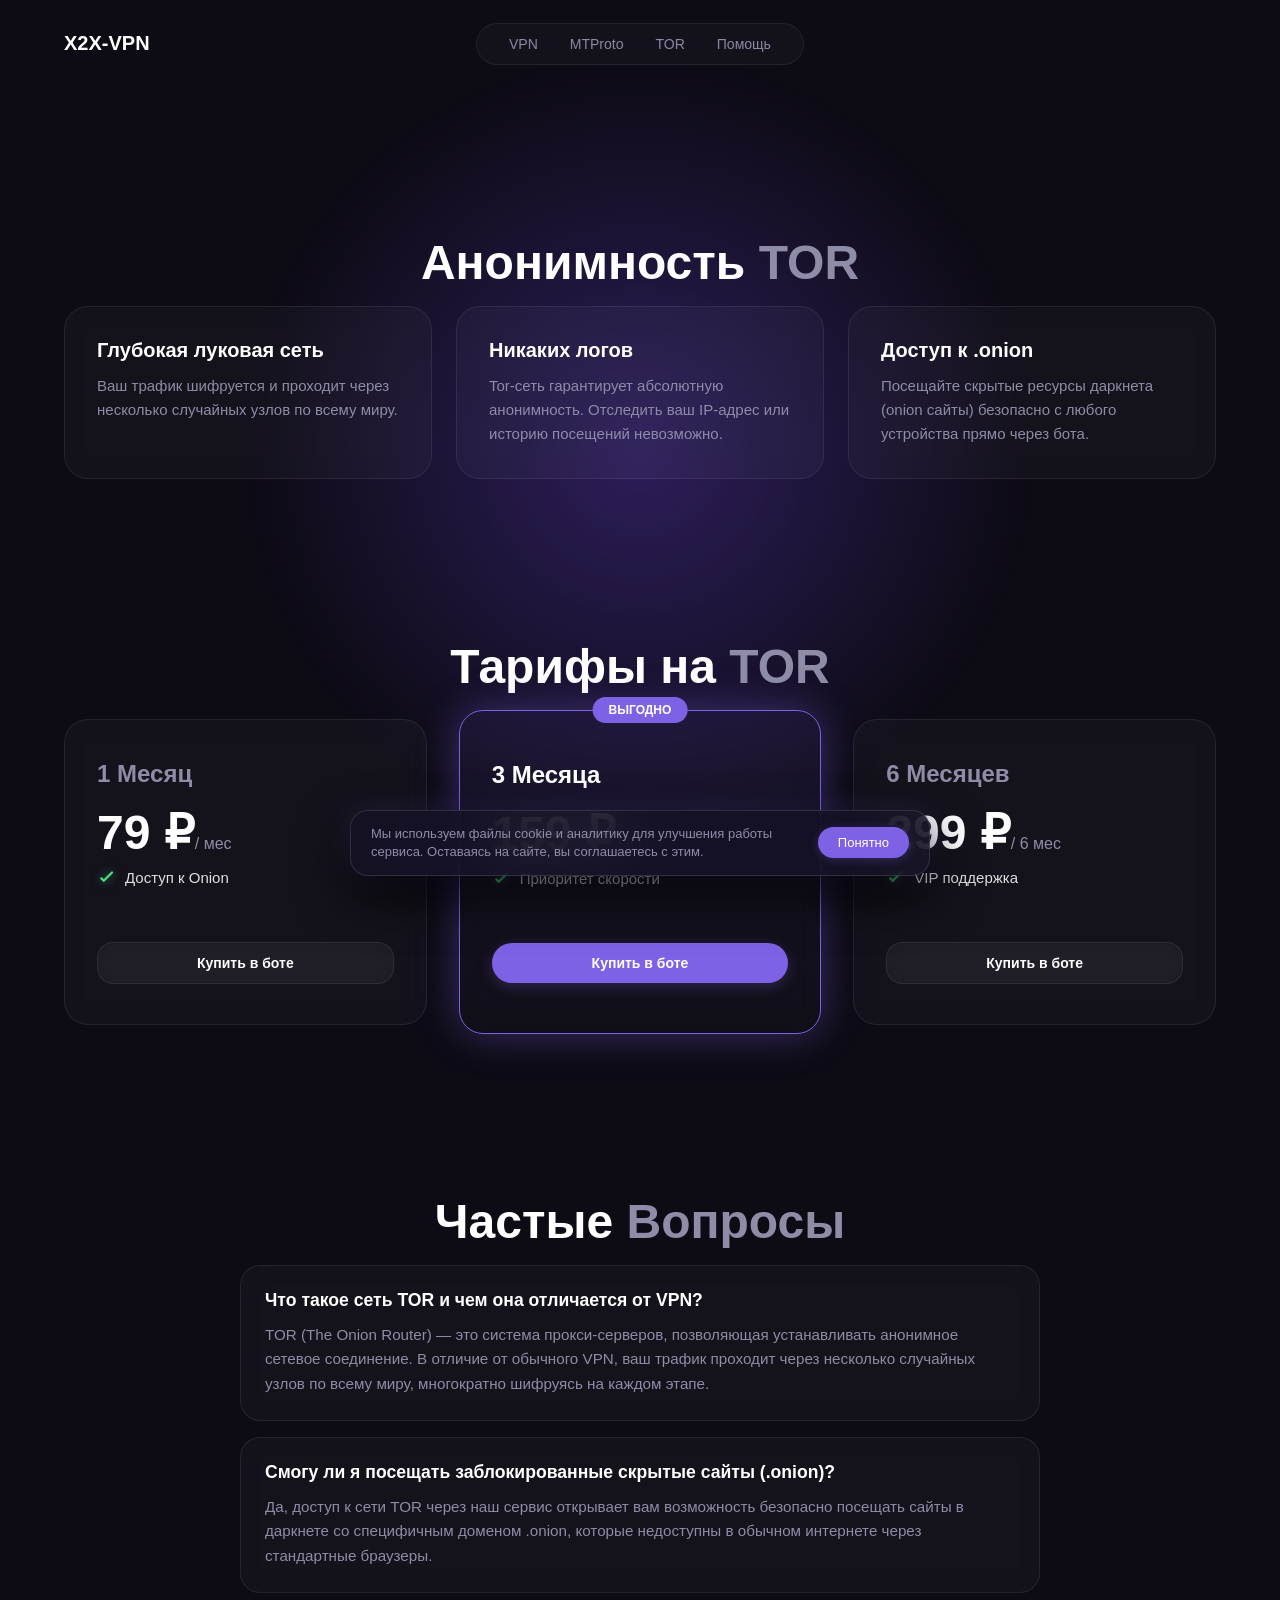
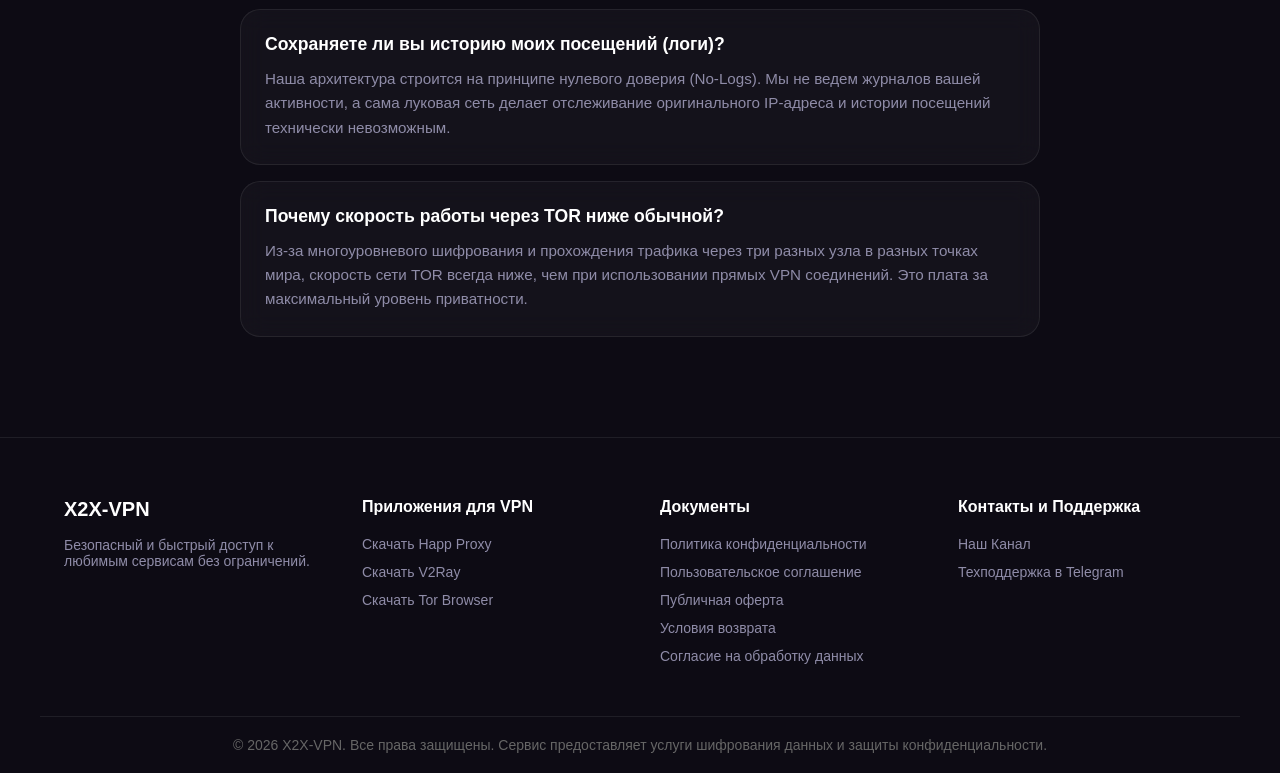
<file: landing/tor.html>
<!DOCTYPE html>
<html lang="ru">

<head>
    <meta charset="UTF-8">
    <meta name="viewport" content="width=device-width, initial-scale=1.0">
    <title>Анонимность TOR | Доступ к .onion сайтам и даркнету — X2X-VPN</title>
    <meta name="description"
        content="Используйте луковую сеть TOR через X2X-VPN для абсолютной анонимности. Никаких логов, шифрование трафика и безопасный доступ к скрытым ресурсам Onion с любого устройства.">
    <meta name="keywords"
        content="tor, тор браузер, onion сайты, даркнет, анонимность в сети, купить tor, скрытая сеть, обход слежки">

    <!-- Open Graph / Social -->
    <meta property="og:type" content="website">
    <meta property="og:title" content="Анонимность TOR | Доступ к .onion сайтам и даркнету — X2X-VPN">
    <meta property="og:description"
        content="Используйте луковую сеть TOR через X2X-VPN для абсолютной анонимности. Никаких логов, шифрование трафика и безопасный доступ к скрытым ресурсам Onion с любого устройства.">
    <meta property="og:site_name" content="X2X-VPN">

    <!-- Twitter -->
    <meta name="twitter:card" content="summary_large_image">
    <meta name="twitter:title" content="Анонимность TOR | Доступ к .onion сайтам и даркнету — X2X-VPN">
    <meta name="twitter:description"
        content="Используйте луковую сеть TOR через X2X-VPN для абсолютной анонимности. Никаких логов, шифрование трафика и безопасный доступ к скрытым ресурсам Onion с любого устройства.">

    <!-- Robots -->
    <meta name="robots" content="index, follow">
    <meta name="author" content="X2X-VPN">
    <link rel="canonical" href="https://x2xvpn.com/tor.html">
    <link rel="stylesheet" href="style.css">
    <script id="scroll-reset">
        if ('scrollRestoration' in history) {
            history.scrollRestoration = 'manual';
        }
        window.scrollTo(0, 0);
    </script>

    <!-- Yandex.Metrika counter -->
    <script type="text/javascript">
        (function (m, e, t, r, i, k, a) {
            m[i] = m[i] || function () { (m[i].a = m[i].a || []).push(arguments) };
            m[i].l = 1 * new Date();
            for (var j = 0; j < document.scripts.length; j++) { if (document.scripts[j].src === r) { return; } }
            k = e.createElement(t), a = e.getElementsByTagName(t)[0], k.async = 1, k.src = r, a.parentNode.insertBefore(k, a)
        })(window, document, 'script', 'https://mc.yandex.ru/metrika/tag.js?id=111944589', 'ym');

        ym(111944589, 'init', { ssr: true, webvisor: true, clickmap: true, ecommerce: "dataLayer", referrer: document.referrer, url: location.href, accurateTrackBounce: true, trackLinks: true });
    </script>
    <noscript>
        <div><img src="https://mc.yandex.ru/watch/111944589" style="position:absolute; left:-9999px;" alt="" /></div>
    </noscript>
    <!-- /Yandex.Metrika counter -->

    <!-- Schema.org JSON-LD -->
    <script type="application/ld+json">
    {
      "@context": "https://schema.org",
      "@graph": [
        {
          "@type": "Organization",
          "name": "X2X-VPN",
          "url": "https://x2xvpn.com",
          "logo": "https://x2xvpn.com/avatar.jpg"
        },
        {
          "@type": "SoftwareApplication",
          "name": "X2X-VPN",
          "operatingSystem": "iOS, Android, Windows, macOS",
          "applicationCategory": "UtilitiesApplication",
          "description": "Используйте луковую сеть TOR через X2X-VPN для абсолютной анонимности",
                    "offers": {
            "@type": "Offer",
            "price": "79",
            "priceCurrency": "RUB"
          },
          "aggregateRating": {
            "@type": "AggregateRating",
            "ratingValue": "4.9",
            "ratingCount": "342"
          }        },
        {
          "@type": "FAQPage",
          "mainEntity": [
            {
              "@type": "Question",
              "name": "Как работает VPN через Telegram бота?",
              "acceptedAnswer": {
                "@type": "Answer",
                "text": "Наш сервис использует нативные протоколы и не требует сложных настроек. Вы просто запускаете Telegram бота, выбираете тариф, и моментально получаете доступ к быстрым и приватным серверам для анонимного серфинга."
              }
            },
            {
              "@type": "Question",
              "name": "Поможет ли это обойти блокировки провайдеров и DPI?",
              "acceptedAnswer": {
                "@type": "Answer",
                "text": "Да. Мы используем передовой протокол XTLS-Reality, который маскирует ваш трафик под обычные посещения безопасных сайтов (HTTPS). Системы глубокого анализа трафика (DPI) не могут распознать использование VPN."
              }
            },
            {
              "@type": "Question",
              "name": "Снижается ли скорость интернета и пинг в играх?",
              "acceptedAnswer": {
                "@type": "Answer",
                "text": "Мы арендуем премиальные выделенные каналы до 1 Гбит/с, что гарантирует отсутствие буферизации при просмотре видео в 4K и минимальный пинг."
              }
            }
          ]
        }
      ]
    }
    </script>
    <link rel="icon" type="image/png" href="favicon.png">
    <link rel="apple-touch-icon" href="apple-touch-icon.png">
</head>

<body>
    <div class="glow-bg"></div>
    <header class="header container">
        <a href="index.html" class="logo">X2X-VPN</a>
        <button class="menu-toggle" aria-label="Toggle menu">
            <span></span>
            <span></span>
            <span></span>
        </button>
        <nav class="nav-pill glass-box">
            <a href="index.html">VPN</a>
            <a href="mtproto.html">MTProto</a>
            <a href="tor.html">TOR</a>
            <a href="index.html#support">Помощь</a>
        </nav>
    </header>
    <main style="padding-top: 60px;">
        <section class="section container">
            <h1 class="section-title fade-up">Анонимность <span class="text-gradient">TOR</span></h1>
            <div class="features-grid">
                <div class="feature-card glass-box fade-up">
                    <h3>Глубокая луковая сеть</h3>
                    <p>Ваш трафик шифруется и проходит через несколько случайных узлов по всему миру.</p>
                </div>
                <div class="feature-card glass-box fade-up">
                    <h3>Никаких логов</h3>
                    <p>Tor-сеть гарантирует абсолютную анонимность. Отследить ваш IP-адрес или историю посещений
                        невозможно.</p>
                </div>
                <div class="feature-card glass-box fade-up">
                    <h3>Доступ к .onion</h3>
                    <p>Посещайте скрытые ресурсы даркнета (onion сайты) безопасно с любого устройства прямо через бота.
                    </p>
                </div>
            </div>
        </section>
        <!-- PRICING SECTION -->
        <section class="section container" style="margin-top: 40px;">
            <h2 class="section-title fade-up">Тарифы на <span class="text-gradient">TOR</span></h2>
            <div class="pricing-grid">
                <div class="pricing-card glass-box fade-up">
                    <h3>1 Месяц</h3>
                    <div class="price">79 ₽<span>/ мес</span></div>
                    <ul class="pricing-features">
                        <li>
                            <svg viewBox="0 0 24 24" fill="none" stroke="currentColor" stroke-width="3"
                                stroke-linecap="round" stroke-linejoin="round" class="check-icon">
                                <polyline points="20 6 9 17 4 12"></polyline>
                            </svg> Доступ к Onion
                        </li>
                    </ul>
                    <a href="https://t.me/VPNcv2_bot" class="btn btn-store glass-box" target="_blank"
                        style="width: 100%; justify-content: center;">Купить в боте</a>
                </div>
                <div class="pricing-card popular glass-box fade-up">
                    <div class="popular-badge">Выгодно</div>
                    <h3>3 Месяца</h3>
                    <div class="price">159 ₽<span>/ 3 мес</span></div>
                    <ul class="pricing-features">
                        <li>
                            <svg viewBox="0 0 24 24" fill="none" stroke="currentColor" stroke-width="3"
                                stroke-linecap="round" stroke-linejoin="round" class="check-icon">
                                <polyline points="20 6 9 17 4 12"></polyline>
                            </svg> Приоритет скорости
                        </li>
                    </ul>
                    <a href="https://t.me/VPNcv2_bot" class="btn btn-primary" target="_blank"
                        style="width: 100%; justify-content: center;">Купить в боте</a>
                </div>
                <div class="pricing-card glass-box fade-up">
                    <h3>6 Месяцев</h3>
                    <div class="price">299 ₽<span>/ 6 мес</span></div>
                    <ul class="pricing-features">
                        <li>
                            <svg viewBox="0 0 24 24" fill="none" stroke="currentColor" stroke-width="3"
                                stroke-linecap="round" stroke-linejoin="round" class="check-icon">
                                <polyline points="20 6 9 17 4 12"></polyline>
                            </svg> VIP поддержка
                        </li>
                    </ul>
                    <a href="https://t.me/VPNcv2_bot" class="btn btn-store glass-box" target="_blank"
                        style="width: 100%; justify-content: center;">Купить в боте</a>
                </div>
            </div>
        </section>
    <!-- FAQ SECTION -->
    <section id="faq" class="section container" style="margin-top: 40px;">
        <h2 class="section-title fade-up">Частые <span class="text-gradient">Вопросы</span></h2>
        <div class="faq-grid fade-up">
            <div class="faq-item glass-box">
                <h4>Что такое сеть TOR и чем она отличается от VPN?</h4>
                <p>TOR (The Onion Router) — это система прокси-серверов, позволяющая устанавливать анонимное сетевое соединение. В отличие от обычного VPN, ваш трафик проходит через несколько случайных узлов по всему миру, многократно шифруясь на каждом этапе.</p>
            </div>
            <div class="faq-item glass-box">
                <h4>Смогу ли я посещать заблокированные скрытые сайты (.onion)?</h4>
                <p>Да, доступ к сети TOR через наш сервис открывает вам возможность безопасно посещать сайты в даркнете со специфичным доменом .onion, которые недоступны в обычном интернете через стандартные браузеры.</p>
            </div>
            <div class="faq-item glass-box">
                <h4>Сохраняете ли вы историю моих посещений (логи)?</h4>
                <p>Наша архитектура строится на принципе нулевого доверия (No-Logs). Мы не ведем журналов вашей активности, а сама луковая сеть делает отслеживание оригинального IP-адреса и истории посещений технически невозможным.</p>
            </div>
            <div class="faq-item glass-box">
                <h4>Почему скорость работы через TOR ниже обычной?</h4>
                <p>Из-за многоуровневого шифрования и прохождения трафика через три разных узла в разных точках мира, скорость сети TOR всегда ниже, чем при использовании прямых VPN соединений. Это плата за максимальный уровень приватности.</p>
            </div>
        </div>
    </section>
    </main>
    <footer class="footer">
        <div class="container footer-content">
            <div class="footer-brand">
                <div class="logo"><span>X2X-VPN</span></div>
                <p>Безопасный и быстрый доступ к любимым сервисам без ограничений.</p>
            </div>
            <div class="footer-links">
                <h4>Приложения для VPN</h4>
                <a href="https://www.happ.su/main/ru" target="_blank">Скачать Happ Proxy</a>
                <a href="https://github.com/2dust/v2rayN/releases" target="_blank">Скачать V2Ray</a>
                <a href="https://www.torproject.org/download/" target="_blank">Скачать Tor Browser</a>
            </div>
            <div class="footer-links">
                <h4>Документы</h4>
                <a href="privacy.html">Политика конфиденциальности</a>
                <a href="terms.html">Пользовательское соглашение</a>
                <a href="oferta.html">Публичная оферта</a>
                <a href="refund.html">Условия возврата</a>
                <a href="consent.html">Согласие на обработку данных</a>
            </div>

            <div class="footer-links">
                <h4>Контакты и Поддержка</h4>
                <a href="https://t.me/timenewsai" target="_blank">Наш Канал</a>
                <a href="https://t.me/VPNcv2_bot" target="_blank">Техподдержка в Telegram</a>
            </div>
        </div>
        <div class="container footer-bottom">
            <p>© 2026 X2X-VPN. Все права защищены. Сервис предоставляет услуги шифрования данных и защиты конфиденциальности.</p>
        </div>
    </footer>
    <script>
        document.addEventListener('DOMContentLoaded', () => {
            const observerOptions = {
                root: null,
                rootMargin: '0px',
                threshold: 0.1
            };
            const observer = new IntersectionObserver((entries, observer) => {
                entries.forEach(entry => {
                    if (entry.isIntersecting) {
                        entry.target.classList.add('visible');
                        observer.unobserve(entry.target);
                    }
                });
            }, observerOptions);
            document.querySelectorAll('.fade-up').forEach(el => {
                observer.observe(el);
            });
        });
    </script>

    <!-- Mobile Menu Script -->
    <script>
        document.addEventListener('DOMContentLoaded', () => {
            const menuToggle = document.querySelector('.menu-toggle');
            const navPill = document.querySelector('.nav-pill');
            if (menuToggle && navPill) {
                menuToggle.addEventListener('click', () => {
                    menuToggle.classList.toggle('active');
                    navPill.classList.toggle('active');
                });
                
                // Close menu when clicking a link
                navPill.querySelectorAll('a').forEach(link => {
                    link.addEventListener('click', () => {
                        menuToggle.classList.remove('active');
                        navPill.classList.remove('active');
                    });
                });
            }

            // Cookie Consent Logic
            const cookieBanner = document.getElementById('cookie-banner');
            const cookieAccept = document.getElementById('cookie-accept');
            if (cookieBanner && cookieAccept) {
                if (!localStorage.getItem('x2x_cookie_accepted')) {
                    setTimeout(() => {
                        cookieBanner.classList.add('show');
                    }, 800);
                }
                cookieAccept.addEventListener('click', () => {
                    cookieBanner.classList.remove('show');
                    localStorage.setItem('x2x_cookie_accepted', 'true');
                });
            }
        });
    </script>

    <!-- Cookie Consent Banner -->
    <div id="cookie-banner" class="cookie-banner glass-box">
        <div class="cookie-content">
            <p>Мы используем файлы cookie и аналитику для улучшения работы сервиса. Оставаясь на сайте, вы соглашаетесь с этим.</p>
            <button id="cookie-accept" class="btn btn-primary cookie-btn">Понятно</button>
        </div>
    </div>
</body>

</html>
</file>
<file: landing/style.css>
:root {
    --bg-dark: #0D0B14;
    --text-main: #FFFFFF;
    --text-muted: #8F8CA8;
    --purple: #7E62E6;
    --purple-glow: rgba(126, 98, 230, 0.4);
    --gold: #F9C846;
    --green: #4ADE80;
    --glass-bg: rgba(255, 255, 255, 0.03);
    --glass-border: rgba(255, 255, 255, 0.08);
}

* {
    margin: 0;
    padding: 0;
    box-sizing: border-box;
    font-family: 'Inter', -apple-system, BlinkMacSystemFont, 'Segoe UI', Roboto, Helvetica, Arial, sans-serif;
    scroll-behavior: smooth;
}

body {
    background-color: var(--bg-dark);
    color: var(--text-main);
    min-height: 100vh;
    overflow-x: hidden;
    position: relative;
    display: flex;
    flex-direction: column;
}

a {
    text-decoration: none;
    color: inherit;
}

.container {
    max-width: 1200px;
    margin: 0 auto;
    padding: 0 24px;
    width: 100%;
}

/* BACKGROUND EFFECTS */
.glow-bg {
    position: fixed;
    top: 50%;
    left: 50%;
    width: 800px;
    height: 800px;
    background: radial-gradient(circle, rgba(46,30,91,1) 0%, rgba(13,11,20,0) 70%);
    transform: translate(-50%, -50%);
    z-index: -1;
    pointer-events: none;
}

/* GLASS BOX UTILITY */
.glass-box {
    background: var(--glass-bg);
    border: 1px solid var(--glass-border);
    backdrop-filter: blur(12px);
    -webkit-backdrop-filter: blur(12px);
}

/* HEADER */
.header {
    display: flex;
    justify-content: space-between;
    align-items: center;
    padding-top: 32px;
    z-index: 9999;
    position: relative;
}

.logo {
    display: flex;
    align-items: center;
    gap: 12px;
    font-size: 20px;
    font-weight: 700;
    color: #ffffff;
}

.logo img, .logo-img {
    width: 36px;
    height: 36px;
    border-radius: 10px;
    object-fit: cover;
    box-shadow: 0 0 16px rgba(126, 98, 230, 0.5);
    border: 1px solid rgba(255, 255, 255, 0.15);
    display: block;
}

.nav-pill {
    display: flex;
    gap: 32px;
    padding: 12px 32px;
    border-radius: 100px;
    position: absolute;
    left: 50%;
    transform: translateX(-50%);
}

.nav-pill a {
    font-size: 14px;
    font-weight: 500;
    color: var(--text-muted);
    transition: color 0.3s;
}

.nav-pill a:hover {
    color: var(--text-main);
}

.btn {
    display: inline-flex;
    align-items: center;
    justify-content: center;
    border-radius: 100px;
    font-weight: 600;
    font-size: 14px;
    transition: all 0.3s;
    cursor: pointer;
}

.btn-primary {
    background: var(--purple);
    color: white;
    padding: 12px 28px;
    border: none;
    box-shadow: 0 4px 14px rgba(126, 98, 230, 0.25);
}

.btn-primary:hover {
    transform: translateY(-2px);
    box-shadow: 0 6px 20px rgba(126, 98, 230, 0.4);
}

/* HERO SECTION */
.hero {
    display: flex;
    flex-direction: column;
    align-items: center;
    text-align: center;
    padding-top: 80px;
}

.hero-content {
    max-width: 800px;
    display: flex;
    flex-direction: column;
    align-items: center;
    z-index: 2;
}

.badge {
    display: inline-flex;
    align-items: center;
    gap: 8px;
    padding: 8px 16px;
    border-radius: 100px;
    font-size: 13px;
    font-weight: 500;
    color: var(--text-main);
    margin-bottom: 24px;
}

.badge-icon {
    font-size: 16px;
}

.hero h1 {
    font-size: 64px;
    font-weight: 700;
    line-height: 1.1;
    margin-bottom: 24px;
    letter-spacing: -1px;
}

.text-gradient {
    color: var(--text-muted);
}

.hero-desc {
    font-size: 18px;
    color: var(--text-muted);
    max-width: 500px;
    margin-bottom: 40px;
    line-height: 1.5;
}

.hero-buttons {
    display: flex;
    gap: 16px;
    margin-bottom: 60px;
}

.btn-store {
    padding: 12px 24px;
    gap: 16px;
    border-radius: 16px;
}

.btn-store:hover {
    background: rgba(255, 255, 255, 0.08);
    transform: translateY(-2px);
}

.btn-store svg {
    color: var(--text-main);
}

.btn-store-text {
    display: flex;
    flex-direction: column;
    text-align: left;
}

.btn-store-text span {
    font-size: 11px;
    color: var(--text-muted);
    font-weight: 400;
}

.btn-store-text strong {
    font-size: 15px;
    color: var(--text-main);
}

/* HERO VISUAL - PHONE MOCKUP */
.hero-visual {
    position: relative;
    width: 100%;
    display: flex;
    justify-content: center;
    margin-top: -20px;
}

.phone-mockup {
    width: 320px;
    height: 650px;
    background: #000;
    border: 8px solid #1A1A24;
    border-radius: 40px;
    box-shadow: 0 0 0 2px #333, 0 -30px 80px rgba(126, 98, 230, 0.3);
    position: relative;
    overflow: hidden;
    z-index: 2;
    transform: perspective(1000px) rotateX(10deg);
    transform-origin: bottom;
}

.phone-notch {
    position: absolute;
    top: 0;
    left: 50%;
    transform: translateX(-50%);
    width: 120px;
    height: 25px;
    background: #1A1A24;
    border-bottom-left-radius: 16px;
    border-bottom-right-radius: 16px;
    z-index: 10;
}

/* PHONE SCREEN UI */
.phone-screen {
    width: 100%;
    height: 100%;
    background: radial-gradient(circle at top, #1E1A33 0%, #000 70%);
    padding: 50px 20px 20px;
    display: flex;
    flex-direction: column;
}

.app-header {
    display: flex;
    justify-content: space-between;
    align-items: center;
    margin-bottom: 40px;
}

.app-title {
    font-weight: 700;
    font-size: 18px;
}

.app-status {
    display: flex;
    flex-direction: column;
    align-items: center;
    margin-bottom: 40px;
}

.status-ring {
    width: 120px;
    height: 120px;
    border-radius: 50%;
    border: 2px dashed rgba(74, 222, 128, 0.3);
    display: flex;
    align-items: center;
    justify-content: center;
    margin-bottom: 20px;
    animation: rotate 10s linear infinite;
}

@keyframes rotate {
    0% { transform: rotate(0deg); }
    100% { transform: rotate(360deg); }
}

.status-circle {
    width: 80px;
    height: 80px;
    background: var(--green);
    border-radius: 50%;
    box-shadow: 0 0 30px rgba(74, 222, 128, 0.5);
}

.pulse {
    animation: pulse 2s infinite;
}

@keyframes pulse {
    0% { transform: scale(0.95); box-shadow: 0 0 0 0 rgba(74, 222, 128, 0.7); }
    70% { transform: scale(1); box-shadow: 0 0 0 20px rgba(74, 222, 128, 0); }
    100% { transform: scale(0.95); box-shadow: 0 0 0 0 rgba(74, 222, 128, 0); }
}

.status-text {
    font-size: 18px;
    font-weight: 600;
    margin-bottom: 8px;
}

.status-timer {
    font-size: 24px;
    font-weight: 700;
    color: var(--green);
}

.app-card {
    background: rgba(255,255,255,0.05);
    border-radius: 16px;
    padding: 16px;
    display: flex;
    align-items: center;
    gap: 16px;
    margin-bottom: 12px;
}

.card-icon {
    width: 40px;
    height: 40px;
    background: rgba(255,255,255,0.1);
    border-radius: 10px;
    display: flex;
    align-items: center;
    justify-content: center;
    font-size: 20px;
}

.card-info {
    flex: 1;
    display: flex;
    flex-direction: column;
}

.card-info span {
    font-size: 11px;
    color: #888;
}

.card-info strong {
    font-size: 14px;
    color: #fff;
}

.card-action {
    color: #888;
}

.app-disconnect {
    margin-top: auto;
}

.disconnect-btn {
    width: 100%;
    padding: 16px;
    background: rgba(255,0,0,0.1);
    color: #ff4d4d;
    border: none;
    border-radius: 16px;
    font-weight: 600;
    font-size: 16px;
}

/* FLOATING CIRCLES BEHIND PHONE */
.floating-circle {
    position: absolute;
    border-radius: 50%;
    filter: blur(40px);
    z-index: 1;
}

.circle-1 {
    width: 200px;
    height: 200px;
    background: var(--purple);
    top: 20%;
    left: calc(50% - 250px);
    opacity: 0.3;
    animation: float-y 6s infinite alternate;
}

.circle-2 {
    width: 150px;
    height: 150px;
    background: #4a90e2;
    bottom: 20%;
    right: calc(50% - 250px);
    opacity: 0.2;
    animation: float-y 5s infinite alternate-reverse;
}

@keyframes float-y {
    0% { transform: translateY(0); }
    100% { transform: translateY(-30px); }
}


/* NEW SECTIONS (Features, Pricing, Footer) */
.section {
    padding: 120px 24px 0;
    z-index: 10;
    position: relative;
}

.section-title {
    font-size: 48px;
    font-weight: 700;
    text-align: center;
    margin-bottom: 16px;
}

.section-subtitle {
    text-align: center;
    color: var(--text-muted);
    font-size: 18px;
    margin-bottom: 60px;
}

/* FEATURES GRID */
.features-grid {
    display: grid;
    grid-template-columns: repeat(auto-fit, minmax(250px, 1fr));
    gap: 24px;
}

.feature-card {
    padding: 32px;
    border-radius: 24px;
    transition: transform 0.3s;
}

.feature-card:hover {
    transform: translateY(-5px);
    background: rgba(255, 255, 255, 0.05);
}

.feature-icon {
    font-size: 32px;
    margin-bottom: 24px;
}

.feature-card h3 {
    font-size: 20px;
    margin-bottom: 12px;
    color: var(--text-main);
}

.feature-card p {
    color: var(--text-muted);
    font-size: 15px;
    line-height: 1.6;
}

/* PRICING GRID */
.pricing-grid {
    display: grid;
    grid-template-columns: repeat(auto-fit, minmax(300px, 1fr));
    gap: 32px;
    align-items: center;
}

.pricing-card {
    padding: 40px 32px;
    border-radius: 24px;
    position: relative;
    transition: transform 0.3s;
    display: flex;
    flex-direction: column;
}

.pricing-card:hover {
    transform: translateY(-10px);
}

.pricing-card.popular {
    border-color: var(--purple);
    box-shadow: 0 0 40px var(--purple-glow);
    background: linear-gradient(180deg, rgba(126,98,230,0.1) 0%, rgba(255,255,255,0.02) 100%);
    padding: 50px 32px;
}

.popular-badge {
    position: absolute;
    top: -14px;
    left: 50%;
    transform: translateX(-50%);
    background: var(--purple);
    color: white;
    padding: 6px 16px;
    border-radius: 100px;
    font-size: 12px;
    font-weight: 700;
    text-transform: uppercase;
}

.pricing-card h3 {
    font-size: 24px;
    color: var(--text-muted);
    margin-bottom: 16px;
}

.pricing-card.popular h3 {
    color: var(--text-main);
}

.price {
    font-size: 48px;
    font-weight: 700;
    margin-bottom: 8px;
}

.price span {
    font-size: 16px;
    color: var(--text-muted);
    font-weight: 400;
}

.price-hint {
    color: var(--purple);
    font-size: 14px;
    margin-bottom: 32px;
}

.pricing-features {
    list-style: none;
    margin-bottom: 40px;
    flex: 1;
}

.pricing-features li {
    margin-bottom: 16px;
    font-size: 15px;
    color: #e0e0e0;
}

/* FOOTER */
.footer {
    margin-top: 100px;
    padding: 60px 0 20px;
    border-top: 1px solid var(--glass-border);
    position: relative;
    z-index: 10;
}

.footer-content {
    display: grid;
    grid-template-columns: 2fr 1fr;
    gap: 40px;
    margin-bottom: 40px;
}

.footer-brand p {
    color: var(--text-muted);
    margin-top: 16px;
    max-width: 300px;
    font-size: 14px;
}

.footer-links h4 {
    font-size: 16px;
    margin-bottom: 20px;
    color: var(--text-main);
}

.footer-links a {
    display: block;
    color: var(--text-muted);
    margin-bottom: 12px;
    font-size: 14px;
    transition: color 0.3s;
}

.footer-links a:hover {
    color: var(--purple);
}

.footer-bottom {
    text-align: center;
    padding-top: 20px;
    border-top: 1px solid var(--glass-border);
    color: #666;
    font-size: 14px;
}

/* RESPONSIVE */
@media (max-width: 768px) {
    
    .hero h1 { font-size: 42px; }
    
    .hero-buttons {
        flex-direction: column;
        width: 100%;
        max-width: 300px;
    }
    
    .btn-store { width: 100%; }
    
    .section-title { font-size: 36px; }
    
    .footer-content { grid-template-columns: 1fr; }
}

/* ANIMATED SVG ICONS */
.animated-icon {
    width: 40px;
    height: 40px;
    filter: drop-shadow(0 0 12px var(--purple));
    color: var(--purple);
    animation: float-icon 3s ease-in-out infinite alternate;
}

.speed-icon {
    color: var(--gold);
    filter: drop-shadow(0 0 12px rgba(249, 200, 70, 0.5));
    animation: dash 2s linear infinite;
}

.shield-icon {
    color: #4a90e2;
    filter: drop-shadow(0 0 12px rgba(74, 144, 226, 0.5));
    animation: pulse-shield 2s infinite;
}

.device-icon {
    color: #ff00ff;
    filter: drop-shadow(0 0 12px rgba(255, 0, 255, 0.5));
    animation: float-icon 4s ease-in-out infinite alternate;
}

.lock-icon {
    color: var(--green);
    filter: drop-shadow(0 0 12px rgba(74, 222, 128, 0.5));
}

@keyframes float-icon {
    0% { transform: translateY(0); }
    100% { transform: translateY(-8px); }
}

@keyframes pulse-shield {
    0% { transform: scale(1); opacity: 1; }
    50% { transform: scale(1.1); opacity: 0.8; }
    100% { transform: scale(1); opacity: 1; }
}

@keyframes dash {
    0% { transform: translateY(0) skewX(0); }
    25% { transform: translateY(-3px) skewX(-10deg); }
    50% { transform: translateY(0) skewX(0); }
    75% { transform: translateY(3px) skewX(10deg); }
    100% { transform: translateY(0) skewX(0); }
}

/* CHECKMARKS */
.check-icon {
    width: 18px;
    height: 18px;
    color: var(--green);
    margin-right: 10px;
    vertical-align: middle;
    filter: drop-shadow(0 0 5px rgba(74, 222, 128, 0.6));
    stroke-dasharray: 20;
    stroke-dashoffset: 0;
    animation: draw-check 3s ease-in-out infinite alternate;
}

@keyframes draw-check {
    0% { stroke-dashoffset: 20; }
    20% { stroke-dashoffset: 0; }
    100% { stroke-dashoffset: 0; }
}

.pricing-features li {
    display: flex;
    align-items: center;
}

/* FOOTER LINK UPDATES */
.footer-content {
    grid-template-columns: repeat(auto-fit, minmax(220px, 1fr)) !important;
}

.dl-item {
    margin-bottom: 12px;
    font-size: 13px;
    color: var(--text-muted);
}
.dl-item span {
    display: block;
    color: #fff;
    margin-bottom: 4px;
    font-weight: 500;
}
.dl-links a {
    display: inline !important;
    color: var(--purple) !important;
    margin-bottom: 0 !important;
}
.dl-links a:hover {
    color: var(--gold) !important;
}

/* iPhone Home Indicator */
.home-indicator {
    width: 35%;
    height: 4px;
    background-color: #ffffff;
    border-radius: 100px;
    position: absolute;
    bottom: 8px;
    left: 50%;
    transform: translateX(-50%);
    opacity: 0.8;
}

/* Fade In Animations */
.fade-up {
    opacity: 0;
    transform: translateY(40px);
    transition: opacity 1.2s cubic-bezier(0.22, 1, 0.36, 1), transform 1.2s cubic-bezier(0.22, 1, 0.36, 1);
}
.fade-up.visible {
    opacity: 1;
    transform: translateY(0);
}

/* Staggered delays for grid items */
.feature-card:nth-child(1), .pricing-card:nth-child(1) { transition-delay: 0.1s; }
.feature-card:nth-child(2), .pricing-card:nth-child(2) { transition-delay: 0.2s; }
.feature-card:nth-child(3), .pricing-card:nth-child(3) { transition-delay: 0.3s; }
.feature-card:nth-child(4) { transition-delay: 0.4s; }

/* Logo Avatar */
.logo img {
    width: 36px;
    height: 36px;
    border-radius: 8px;
    object-fit: cover;
    box-shadow: 0 0 12px rgba(0, 198, 255, 0.3);
}

/* FAQ Section */
.faq-grid {
    display: flex;
    flex-direction: column;
    gap: 16px;
    max-width: 800px;
    margin: 0 auto;
}
.faq-item {
    padding: 24px;
    text-align: left;
    border-radius: 20px;
}
.faq-item h4 {
    margin-top: 0;
    margin-bottom: 12px;
    font-size: 1.1rem;
    color: #fff;
}
.faq-item p {
    margin: 0;
    color: #8F8CA8;
    line-height: 1.6;
    font-size: 0.95rem;
}

/* Mobile Optimization & Hamburger Menu */
html, body {
    overflow-x: hidden;
}

.menu-toggle {
    display: none;
    flex-direction: column;
    gap: 5px;
    background: none;
    border: none;
    cursor: pointer;
    z-index: 1001;
}

.menu-toggle span {
    width: 25px;
    height: 2px;
    background-color: #fff;
    transition: 0.3s;
    border-radius: 2px;
}

@media (max-width: 768px) {
    .menu-toggle {
        display: flex;
    }
    
    .nav-pill {
        position: fixed;
        display: flex;
        top: 80px;
        right: 20px;
        left: auto;                      /* Сбрасываем позиционирование десктопа */
        transform: translateY(-15px) scale(0.98); /* Смещаем вверх для очень плавного появления */
        opacity: 0;
        pointer-events: none;
        visibility: hidden;
        flex-direction: column;
        background: rgba(26, 20, 48, 0.72); /* Полупрозрачный стильный блюр */
        backdrop-filter: blur(25px);
        -webkit-backdrop-filter: blur(25px);
        width: calc(100% - 40px);
        max-width: 260px;
        border-radius: 20px;
        padding: 10px 20px;
        border: 1px solid rgba(255, 255, 255, 0.12);
        box-shadow: 0 15px 45px rgba(0, 0, 0, 0.6), 0 0 25px rgba(126, 98, 230, 0.2);
        z-index: 10000;
        transition: opacity 0.4s cubic-bezier(0.4, 0, 0.2, 1), transform 0.4s cubic-bezier(0.4, 0, 0.2, 1), visibility 0.4s;
    }

    /* Когда добавлен класс active через JS */
    .nav-pill.active {
        opacity: 1;
        pointer-events: auto;
        visibility: visible;
        transform: translateY(0) scale(1);
    }

    .nav-pill a {
        width: 100%;
        text-align: left;
        padding: 16px 10px;
        font-size: 16px;
        font-weight: 500;
        color: #ffffff;
        border-bottom: 1px solid rgba(255, 255, 255, 0.1);
        transition: color 0.3s, background 0.3s;
    }

    .nav-pill a:last-child {
        border-bottom: none;
    }

    .nav-pill a:hover {
        color: var(--purple);
    }

    /* Анимация иконки бургера в крестик */
    .menu-toggle.active span:nth-child(1) {
        transform: translateY(7px) rotate(45deg);
    }
    .menu-toggle.active span:nth-child(2) {
        opacity: 0;
    }
    .menu-toggle.active span:nth-child(3) {
        transform: translateY(-7px) rotate(-45deg);
    }
}

@media (max-width: 768px) {
    /* Общие отступы и секции */
    .section {
        padding: 40px 16px 0 !important;
    }
    
    .section-title {
        font-size: 2rem !important;
        margin-bottom: 16px !important;
    }

    .section-subtitle {
        font-size: 15px !important;
        margin-bottom: 36px !important;
    }

    /* Внутренние страницы (MTProto, TOR) */
    main[style*="padding-top: 60px;"] {
        padding-top: 0px !important;
    }
    main[style*="padding-top: 60px;"] + .footer {
        margin-top: 40px !important;
    }

    /* Страницы документов (Privacy, Terms, Oferta, Refund, Consent) */
    main[style*="max-width: 900px;"] {
        padding-top: 15px !important;
        padding-bottom: 40px !important;
    }

    main[style*="max-width: 900px;"] h1.section-title {
        font-size: 24px !important;
        margin-bottom: 12px !important;
    }

    main[style*="max-width: 900px;"] .glass-box {
        padding: 20px 16px !important;
        border-radius: 18px !important;
        font-size: 14px !important;
        line-height: 1.6 !important;
    }

    /* Карточки тарифов и фич */
    .pricing-card {
        padding: 32px 20px !important;
    }

    .feature-card {
        padding: 24px 18px !important;
    }

    .faq-item {
        padding: 18px 16px !important;
    }

    /* Футер на смартфонах */
    .footer {
        margin-top: 60px !important;
        padding: 40px 0 20px !important;
    }

    .footer-content {
        gap: 28px !important;
    }

    .footer-brand {
        display: none !important;
    }

    .footer-links h4 {
        margin-bottom: 12px !important;
        font-size: 15px !important;
    }

    .footer-links a {
        padding: 3px 0 !important;
        margin-bottom: 8px !important;
        font-size: 13.5px !important;
    }

    .footer-bottom {
        font-size: 12px !important;
        padding-top: 16px !important;
        line-height: 1.4 !important;
    }
}

/* COOKIE CONSENT BANNER */
.cookie-banner {
    position: fixed;
    bottom: 24px;
    left: 50%;
    transform: translateX(-50%) translateY(120%);
    width: calc(100% - 48px);
    max-width: 580px;
    padding: 14px 20px;
    border-radius: 18px;
    background: rgba(22, 18, 38, 0.85);
    backdrop-filter: blur(25px);
    -webkit-backdrop-filter: blur(25px);
    border: 1px solid rgba(255, 255, 255, 0.12);
    box-shadow: 0 20px 50px rgba(0, 0, 0, 0.8), 0 0 30px rgba(126, 98, 230, 0.2);
    z-index: 10002;
    opacity: 0;
    transition: transform 0.5s cubic-bezier(0.16, 1, 0.3, 1), opacity 0.5s ease;
    pointer-events: none;
}

.cookie-banner.show {
    transform: translateX(-50%) translateY(0);
    opacity: 1;
    pointer-events: auto;
}

.cookie-content {
    display: flex;
    align-items: center;
    justify-content: space-between;
    gap: 16px;
}

.cookie-content p {
    font-size: 13px;
    color: var(--text-muted);
    line-height: 1.4;
    margin: 0;
}

.cookie-btn {
    padding: 8px 20px;
    font-size: 13px;
    font-weight: 500;
    white-space: nowrap;
    border-radius: 100px;
    background: var(--purple);
    color: #ffffff;
    border: none;
    box-shadow: 0 2px 10px rgba(126, 98, 230, 0.25); /* Мягкое ненавязчивое свечение */
    flex-shrink: 0;
    transition: all 0.2s ease;
}

.cookie-btn:hover {
    background: #8b71f0;
    box-shadow: 0 4px 14px rgba(126, 98, 230, 0.35);
    transform: translateY(-1px);
}

@media (max-width: 768px) {
    .cookie-banner {
        bottom: 12px;
        width: calc(100% - 24px);
        padding: 10px 14px;
        border-radius: 14px;
        box-shadow: 0 10px 30px rgba(0, 0, 0, 0.7);
    }
    
    .cookie-content {
        flex-direction: row;
        align-items: center;
        gap: 10px;
        text-align: left;
    }

    .cookie-content p {
        font-size: 11px;
        line-height: 1.35;
    }

    .cookie-btn {
        width: auto;
        padding: 7px 14px;
        font-size: 12px;
    }
}
</file>
<file: static/miniapp/index-t-t4Qxsw.css>
:root{--bg-dark:#0d0b14;--bg-card:#1a162aa6;--bg-card-hover:#241f3ad9;--bg-card-selected:#7e62e626;--purple:#7e62e6;--purple-light:#9d85f2;--purple-glow:#7e62e673;--purple-border:#7e62e659;--purple-border-active:#7e62e6;--border-subtle:#ffffff14;--text-main:#fff;--text-muted:#8f8ca8;--text-dim:#5e5b73;--white-btn:#fff;--white-btn-text:#0d0b14;--nav-height:72px}*{box-sizing:border-box;-webkit-tap-highlight-color:transparent;-webkit-user-select:none;user-select:none;margin:0;padding:0}body{background-color:var(--bg-dark);color:var(--text-main);justify-content:center;min-height:100vh;font-family:-apple-system,BlinkMacSystemFont,Inter,SF Pro Display,Segoe UI,Roboto,sans-serif;display:flex;overflow-x:hidden}#root{background-color:var(--bg-dark);background-image:radial-gradient(circle at 50% 8%,#7e62e659 0%,#0d0b1400 60%),radial-gradient(circle at 10% 85%,#7e62e61f 0%,#0000 45%);background-attachment:fixed;flex-direction:column;width:100%;max-width:440px;min-height:100vh;display:flex;position:relative}.miniapp-root{padding-bottom:calc(var(--nav-height) + 16px);flex-direction:column;flex:1;display:flex;position:relative}.view-fade-in{animation:.25s cubic-bezier(.16,1,.3,1) fadeIn}@keyframes fadeIn{0%{opacity:0;transform:translateY(6px)}to{opacity:1;transform:translateY(0)}}.content-area{flex-direction:column;flex:1;padding:16px 20px;display:flex}.sub-header-bar{z-index:10;justify-content:space-between;align-items:center;display:flex;position:relative}.btn-back-circle{color:#fff;cursor:pointer;background:#ffffff12;border:1px solid #ffffff14;border-radius:50%;justify-content:center;align-items:center;width:42px;height:42px;transition:all .2s;display:flex}.btn-back-circle:hover{background:#ffffff24}.top-chat-badge{color:#fff;cursor:pointer;background:#ffffff12;border:1px solid #ffffff14;border-radius:99px;align-items:center;gap:6px;padding:8px 16px;font-size:13px;font-weight:600;display:flex}.promo-banner{cursor:pointer;background:linear-gradient(135deg,#1c1730e6 0%,#120f20f2 100%);border:1px solid #7e62e659;border-radius:20px;margin-bottom:24px;padding:16px 42px 16px 18px;transition:transform .2s,border-color .2s;position:relative;overflow:hidden;box-shadow:0 8px 24px #00000073}.promo-banner:hover{border-color:#7e62e699;transform:translateY(-1px)}.banner-close-btn{width:24px;height:24px;color:var(--text-muted);cursor:pointer;z-index:20;background:#ffffff14;border-radius:50%;justify-content:center;align-items:center;transition:all .2s;display:flex;position:absolute;top:10px;right:12px}.banner-close-btn:hover{color:#fff;background:#ffffff2e}.promo-banner-content{justify-content:space-between;align-items:center;gap:14px;display:flex}.promo-banner-text{flex:1}.promo-banner-title{color:#fff;margin-bottom:4px;font-size:14px;font-weight:700}.promo-banner-sub{color:var(--text-muted);max-width:230px;font-size:12px;line-height:1.35}.promo-banner-graphic{flex-shrink:0;justify-content:center;align-items:center;width:60px;height:50px;margin-right:-4px;display:flex;position:relative}.wifi-waves-glow{justify-content:center;align-items:flex-end;width:44px;height:38px;display:flex;position:relative}.wifi-waves-glow .wave{border:3px solid #0000;border-top-color:#7e62e6;border-radius:50%;position:absolute;box-shadow:0 0 10px #7e62e6b3}.wifi-waves-glow .wave-1{width:14px;height:14px;bottom:4px}.wifi-waves-glow .wave-2{opacity:.85;width:28px;height:28px;bottom:8px}.wifi-waves-glow .wave-3{opacity:.6;width:42px;height:42px;bottom:12px}.home-sub-hero-section{text-align:center;flex-direction:column;align-items:center;margin:8px 0 28px;display:flex}.sub-status-badge{color:#34d399;background:#10b9811f;border:1px solid #10b98140;border-radius:99px;align-items:center;gap:6px;margin-bottom:10px;padding:5px 12px;font-size:12px;font-weight:600;display:inline-flex}.sub-status-dot{background:#10b981;border-radius:50%;width:7px;height:7px;animation:2s infinite pulseGreen;box-shadow:0 0 8px #10b981}@keyframes pulseGreen{0%{transform:scale(.95);box-shadow:0 0 #10b981b3}70%{transform:scale(1);box-shadow:0 0 0 6px #10b98100}to{transform:scale(.95);box-shadow:0 0 #10b98100}}.sub-expiry-highlight{margin-bottom:10px}.sub-expiry-date-large{letter-spacing:-.5px;color:#fff;text-shadow:0 4px 20px #7e62e666;font-size:30px;font-weight:800}.sub-countdown-pill{color:#c4b5fd;background:#7e62e626;border:1px solid #7e62e659;border-radius:99px;align-items:center;gap:7px;margin-bottom:14px;padding:6px 14px;font-size:13px;display:inline-flex}.sub-countdown-pill strong{color:#fff}.home-pills-row{justify-content:center;align-items:center;gap:10px;margin-top:2px;display:flex}.feature-pill{color:#d1cde4;background:#ffffff0f;border:1px solid #ffffff14;border-radius:99px;padding:6px 14px;font-size:13px;font-weight:500}.home-action-buttons{flex-direction:column;gap:10px;margin-bottom:22px;display:flex}.bottom-actions-container{flex-direction:column;flex-shrink:0;gap:12px;width:100%;margin-top:auto;padding-top:24px;padding-bottom:16px;display:flex}.btn-pill-action{cursor:pointer;box-sizing:border-box;border:none;border-radius:18px;flex-shrink:0;justify-content:center;align-items:center;gap:10px;width:100%;min-height:52px;padding:15px 20px;font-size:15px;font-weight:700;transition:all .2s cubic-bezier(.16,1,.3,1);display:flex}.btn-pill-action.primary{color:#fff;background:#7e62e6;box-shadow:0 6px 24px #7e62e673}.btn-pill-action.primary:hover{background:#9074f5;transform:translateY(-1px)}.btn-pill-action.outline{color:#fff;background:#ffffff08;border:1px solid #7e62e666}.btn-pill-action.outline:hover{background:#7e62e61a;border-color:#7e62e6}.home-cards-grid{grid-template-columns:1fr 1fr;gap:12px;display:grid}.quick-card{cursor:pointer;background:linear-gradient(#1c182db3 0%,#120f1ed9 100%);border:1px solid #ffffff14;border-radius:22px;flex-direction:column;justify-content:space-between;height:175px;padding:16px;transition:all .2s;display:flex;position:relative;overflow:hidden}.quick-card:hover{border-color:#7e62e673;transform:translateY(-2px);box-shadow:0 8px 24px #0006}.quick-card-header{z-index:2;justify-content:space-between;align-items:center;display:flex}.quick-card-title{color:#fff;font-size:15px;font-weight:700}.quick-card-arrow{color:#fff;background:#ffffff14;border-radius:50%;justify-content:center;align-items:center;width:28px;height:28px;transition:background .2s;display:flex}.quick-card:hover .quick-card-arrow{background:#7e62e6}.home-single-card-wrap{width:100%}.quick-card.router-card-wide{background:linear-gradient(135deg,#1c182dd9 0%,#120f1ef2 100%);border:1px solid #7e62e638;border-radius:22px;flex-direction:row;justify-content:space-between;align-items:center;width:100%;height:auto;min-height:124px;padding:16px 20px;box-shadow:0 8px 24px #00000059}.router-card-left{text-align:left;flex-direction:column;align-items:flex-start;gap:6px;max-width:60%;display:flex}.router-card-desc{color:#9a98b0;font-size:12px;line-height:1.35}.router-card-action-btn{color:#c4b5fd;align-items:center;gap:6px;margin-top:4px;font-size:13px;font-weight:700;transition:gap .2s;display:inline-flex}.quick-card.router-card-wide:hover .router-card-action-btn{color:#fff;gap:9px}.router-card-right{flex-shrink:0;justify-content:center;align-items:center;width:110px;height:90px;display:flex}.router-3d-wrap{justify-content:center;align-items:center;width:100%;height:105px;display:flex;position:relative}.router-3d-wrap.large{height:140px}.pedestal-disk{background:radial-gradient(#231c38 0%,#13101f 70%,#0000 100%);border:1px solid #7e62e64d;border-radius:50%;width:110px;height:36px;position:absolute;bottom:6px;box-shadow:0 10px 25px #000c,inset 0 2px 6px #ffffff1a}.router-body{z-index:2;flex-direction:column;align-items:center;margin-bottom:12px;display:flex;position:relative}.router-antennas{justify-content:space-between;width:54px;margin-bottom:-2px;display:flex}.router-antenna{background:linear-gradient(#6c57bf 0%,#2f274f 100%);border-radius:3px;width:4px;height:24px;box-shadow:0 0 6px #7e62e666}.router-antenna.left{transform:rotate(-10deg)}.router-antenna.right{transform:rotate(10deg)}.router-box{background:linear-gradient(#372e58 0%,#1e1933 100%);border:1px solid #7e62e680;border-radius:7px;justify-content:space-between;align-items:center;width:72px;height:26px;padding:0 8px;display:flex;position:relative;box-shadow:0 6px 16px #000000b3,inset 0 1px 2px #fff3}.router-led-strip{background:#7e62e6;border-radius:2px;width:14px;height:3px;box-shadow:0 0 8px #7e62e6}.router-leds{gap:4px;display:flex}.router-leds .led{background:#7e62e666;border-radius:50%;width:4px;height:4px}.router-leds .led.active{background:#7e62e6;box-shadow:0 0 8px #7e62e6}.router-wifi-glow{filter:drop-shadow(0 0 8px #7e62e6);position:absolute;top:-24px;left:50%;transform:translate(-50%)}.support-3d-wrap{justify-content:center;align-items:center;width:100%;height:105px;display:flex;position:relative}.operator-figure{z-index:2;flex-direction:column;align-items:center;margin-bottom:8px;display:flex;position:relative}.operator-head{z-index:2;background:linear-gradient(135deg,#443a6b 0%,#201b33 100%);border:1px solid #7e62e666;border-radius:50%;width:38px;height:38px;position:relative;box-shadow:0 4px 12px #00000080}.operator-body-curve{background:linear-gradient(#332b50 0%,#1c182b 100%);border:1px solid #7e62e64d;border-bottom:none;border-radius:20px 20px 0 0;width:58px;height:22px;margin-top:-6px}.headset-band{z-index:3;border:3px solid #7e62e6;border-bottom:none;border-radius:22px 22px 0 0;width:44px;height:22px;position:absolute;top:-3px}.headset-cup{z-index:3;background:#7e62e6;border-radius:5px;width:9px;height:18px;position:absolute;top:10px;box-shadow:0 0 10px #7e62e699}.headset-cup.left{left:4px}.headset-cup.right{right:4px}.headset-mic{z-index:4;background:#7e62e6;border-radius:2px;width:14px;height:3px;position:absolute;top:24px;right:2px;transform:rotate(-25deg);box-shadow:0 0 6px #7e62e6}.modal-backdrop-blur{-webkit-backdrop-filter:blur(12px);z-index:200;background:#000000b3;justify-content:center;align-items:flex-end;animation:.2s ease-out fadeIn;display:flex;position:fixed;inset:0}.router-modal-sheet{scrollbar-width:none;background:#141121;border-top:1px solid #7e62e659;border-radius:28px 28px 0 0;width:100%;max-width:440px;max-height:88vh;padding:24px 22px 36px;animation:.3s cubic-bezier(.16,1,.3,1) slideUp;position:relative;overflow-y:auto;box-shadow:0 -10px 40px #000c}.router-modal-sheet::-webkit-scrollbar{display:none}@keyframes slideUp{0%{transform:translateY(100%)}to{transform:translateY(0)}}.modal-close-icon{cursor:pointer;width:32px;height:32px;color:var(--text-muted);background:#ffffff14;border-radius:50%;justify-content:center;align-items:center;display:flex;position:absolute;top:20px;right:20px}.modal-close-icon:hover{color:#fff;background:#ffffff26}.router-modal-title{color:#fff;margin-bottom:8px;font-size:20px;font-weight:800}.router-modal-desc{color:var(--text-muted);margin-bottom:16px;font-size:13px;line-height:1.45}.router-info-pill{color:#d8d3f1;background:#7e62e61a;border:1px solid #7e62e640;border-radius:14px;align-items:center;gap:10px;margin-bottom:20px;padding:12px 14px;font-size:13px;display:flex}.router-server-list{flex-direction:column;gap:10px;display:flex}.router-server-card{background:#191526d9;border:1px solid #ffffff14;border-radius:18px;flex-direction:column;gap:10px;padding:14px 16px;transition:all .2s;display:flex}.router-server-card:hover{background:#231d36e6;border-color:#7e62e666}.router-server-header{justify-content:space-between;align-items:center;display:flex}.router-server-info{align-items:center;gap:10px;display:flex}.router-server-flag{font-size:22px}.router-server-name{color:#fff;font-size:14px;font-weight:700}.router-server-proto{color:#8f8ca8;font-size:11px}.btn-copy-mini{color:#c4b5fd;cursor:pointer;background:#7e62e626;border:1px solid #7e62e64d;border-radius:10px;align-items:center;gap:6px;padding:6px 12px;font-size:12px;font-weight:600;transition:all .2s;display:inline-flex}.btn-copy-mini:hover{color:#fff;background:#7e62e6}.router-copy-field{cursor:pointer;background:#0d0b14cc;border:1px solid #7e62e640;border-radius:12px;justify-content:space-between;align-items:center;gap:10px;padding:10px 14px;transition:border-color .2s;display:flex}.router-copy-field:hover{border-color:#7e62e6}.router-copy-key-text{color:#c4b5fd;white-space:nowrap;text-overflow:ellipsis;font-family:monospace;font-size:11px;overflow:hidden}.referral-top-grid{grid-template-columns:1fr 1fr;gap:12px;margin-bottom:14px;display:grid}.referral-stats-col{flex-direction:column;gap:8px;display:flex}.ref-stat-card{background:#191526d9;border:1px solid #ffffff0f;border-radius:16px;padding:12px 14px}.ref-stat-label{color:var(--text-muted);margin-bottom:3px;font-size:11px}.ref-stat-value{color:#fff;font-size:18px;font-weight:800}.ref-progress-card{text-align:center;background:#191526d9;border:1px solid #ffffff0f;border-radius:20px;flex-direction:column;justify-content:space-between;align-items:center;padding:16px 14px;display:flex}.circular-progress-box{justify-content:center;align-items:center;width:110px;height:110px;display:flex;position:relative}.progress-ring-circle-val{transform-origin:50%;filter:drop-shadow(0 0 6px #7e62e6);transform:rotate(-90deg)}.progress-dot-indicator{background:#7e62e6;border-radius:50%;width:9px;height:9px;position:absolute;top:6px;box-shadow:0 0 10px #7e62e6}.ref-progress-lbl{color:var(--text-muted);margin-bottom:2px;font-size:11px}.ref-progress-sum{color:#fff;font-size:17px;font-weight:800}.btn-payout{color:#fff;cursor:pointer;background:#7e62e6;border:none;border-radius:12px;width:100%;margin-top:10px;padding:9px 0;font-size:13px;font-weight:700;transition:opacity .2s}.btn-payout:hover{opacity:.9}.ref-more-link{color:#7e62e6;cursor:pointer;justify-content:center;align-items:center;gap:5px;margin:12px 0 24px;font-size:13px;font-weight:600;display:flex}.ref-more-link:hover{text-decoration:underline}.ref-links-section{flex-direction:column;gap:12px;display:flex}.ref-section-title{color:#fff;font-size:16px;font-weight:800}.ref-tabs-segmented{background:#ffffff0d;border-radius:14px;grid-template-columns:1fr 1fr;padding:3px;display:grid}.ref-tab-btn{color:var(--text-muted);cursor:pointer;background:0 0;border:none;border-radius:12px;padding:10px;font-size:13px;font-weight:600;transition:all .2s}.ref-tab-btn.active{color:#fff;background:#ffffff1f}.ref-link-field{cursor:pointer;background:#191526d9;border:1px solid #7e62e640;border-radius:16px;justify-content:space-between;align-items:center;gap:10px;padding:14px 16px;display:flex}.ref-link-text{color:#e3dff5;white-space:nowrap;text-overflow:ellipsis;font-size:12px;overflow:hidden}.faq-list{flex-direction:column;gap:10px;margin-bottom:24px;display:flex}.faq-item{cursor:pointer;background:#191526d9;border:1px solid #ffffff0f;border-radius:18px;padding:16px 18px;transition:all .2s}.faq-item:hover{border-color:#7e62e666}.faq-item-row{align-items:center;gap:14px;display:flex}.faq-num{color:#7e62e6;background:#7e62e633;border-radius:50%;justify-content:center;align-items:center;width:24px;height:24px;font-size:12px;font-weight:700;display:flex}.faq-title{color:#fff;flex:1;font-size:14px;font-weight:600}.faq-arrow{color:var(--text-muted)}.faq-body-content{color:var(--text-muted);border-top:1px solid #ffffff0f;margin-top:12px;padding-top:10px;font-size:13px;line-height:1.45}.need-help-card{background:linear-gradient(135deg,#1e1934cc 0%,#120f1ee6 100%);border:1px solid #7e62e64d;border-radius:22px;justify-content:space-between;align-items:center;gap:16px;padding:20px;display:flex;overflow:hidden}.need-help-left{flex:1}.need-help-title{color:#fff;margin-bottom:4px;font-size:17px;font-weight:800}.need-help-desc{color:var(--text-muted);margin-bottom:14px;font-size:12px;line-height:1.35}.btn-need-help-chat{color:#7e62e6;cursor:pointer;background:0 0;border:none;align-items:center;gap:6px;padding:0;font-size:13px;font-weight:700;display:inline-flex}.btn-need-help-chat:hover{text-decoration:underline}.need-help-visual{justify-content:center;align-items:center;width:85px;height:85px;display:flex}.devices-header-title{color:#fff;font-size:15px;font-weight:700}.devices-active-card{background:linear-gradient(135deg,#1c1730d9 0%,#120f20e6 100%);border:1px solid #ffffff14;border-radius:22px;justify-content:space-between;align-items:center;margin-bottom:16px;padding:18px 20px;display:flex}.devices-active-title{color:#fff;margin-bottom:4px;font-size:15px;font-weight:800}.devices-active-count{color:var(--text-muted);margin-bottom:12px;font-size:12px}.devices-reset-link{color:#f87171;cursor:pointer;font-size:13px;font-weight:600}.devices-reset-link:hover{text-decoration:underline}.devices-visual-wrap{align-items:flex-end;gap:6px;display:flex;position:relative}.mock-device{background:#25203b;border:1px solid #7e62e666;border-radius:8px;justify-content:center;align-items:center;display:flex;position:relative;box-shadow:0 4px 12px #0006}.mock-device.tablet{width:48px;height:58px}.mock-device.phone{border-radius:6px;width:24px;height:44px}.shield-badge-glow{filter:drop-shadow(0 0 6px #7e62e6)}.devices-list{flex-direction:column;gap:10px;display:flex}.device-item-card{background:#191526d9;border:1px solid #ffffff0f;border-radius:18px;padding:16px 18px;transition:all .2s cubic-bezier(.16,1,.3,1)}.device-item-card.clickable{cursor:pointer}.device-item-card.clickable:hover{background:#231d36e6;border-color:#7e62e666;transform:translateY(-1px)}.device-action-btn{cursor:pointer;color:#fff;background:#ffffff0f;border:1px solid #ffffff14;border-radius:16px;justify-content:space-between;align-items:center;padding:16px 18px;font-size:14px;font-weight:600;transition:all .2s;display:flex}.device-action-btn:hover{background:#7e62e626;border-color:#7e62e666}.device-action-btn.danger{background:#ef44441a;border-color:#ef444440}.device-action-btn.danger:hover{background:#ef444433;border-color:#ef444480}.rename-input-wrap{background:#191526f2;border:1px solid #7e62e666;border-radius:14px;align-items:center;padding:12px 16px;display:flex}.rename-input-wrap input{color:#fff;background:0 0;border:none;outline:none;flex:1;font-size:15px}.rename-input-wrap input::placeholder{color:var(--text-dim)}.device-item-top{justify-content:space-between;align-items:center;margin-bottom:12px;display:flex}.device-item-meta{align-items:center;gap:12px;display:flex}.device-item-icon{background:#7e62e624;border-radius:12px;justify-content:center;align-items:center;width:38px;height:38px;display:flex}.device-name-text{color:#fff;font-size:14px;font-weight:700}.device-sub-id{color:var(--text-dim);font-size:11px}.device-menu-btn{color:var(--text-muted);cursor:pointer}.device-item-bottom{color:var(--text-muted);justify-content:space-between;align-items:center;font-size:12px;display:flex}.add-device-card{cursor:pointer;background:#7e62e60a;border:1.5px dashed #7e62e666;border-radius:18px;align-items:center;gap:14px;padding:16px 18px;transition:all .2s;display:flex}.add-device-card:hover{background:#7e62e61a;border-color:#7e62e6}.add-device-icon{background:#7e62e626;border-radius:12px;justify-content:center;align-items:center;width:38px;height:38px;display:flex}.add-device-title{color:#fff;margin-bottom:2px;font-size:14px;font-weight:700}.add-device-sub{color:var(--text-muted);font-size:12px}.nav-tabbar{width:100%;max-width:440px;height:var(--nav-height);-webkit-backdrop-filter:blur(20px);z-index:100;background:#0d0b14f0;border-top:1px solid #ffffff0f;justify-content:space-around;align-items:center;padding:0 10px;display:flex;position:fixed;bottom:0;left:50%;transform:translate(-50%)}.tab-nav-btn{cursor:pointer;color:#615c7e;background:0 0;border:none;outline:none;flex-direction:column;justify-content:center;align-items:center;gap:5px;padding:8px 16px 6px;transition:all .2s cubic-bezier(.16,1,.3,1);display:flex;position:relative}.tab-nav-btn:hover{color:#8f8ca8}.tab-nav-btn.active{color:#fff}.tab-nav-btn.active svg{color:#9d85f2;filter:drop-shadow(0 0 10px #7e62e6e6);transform:translateY(-1px)}.tab-bottom-glow-bar{opacity:0;background:#7e62e6;border-radius:99px;width:4px;height:3px;transition:all .25s cubic-bezier(.34,1.56,.64,1);transform:scaleX(0)}.tab-nav-btn.active .tab-bottom-glow-bar{opacity:1;background:#7e62e6;width:16px;transform:scaleX(1);box-shadow:0 0 10px #7e62e6,0 0 16px #7e62e6cc}.hero-icon-container{justify-content:center;margin:16px 0 12px;display:flex}.hero-squircle{color:#7e62e6;background:linear-gradient(135deg,#7e62e640 0%,#141024cc 100%);border:1px solid #7e62e666;border-radius:22px;justify-content:center;align-items:center;width:68px;height:68px;display:flex;box-shadow:0 8px 24px #7e62e640}.page-title{text-align:center;color:#fff;margin-bottom:6px;font-size:22px;font-weight:800}.page-subtitle{text-align:center;color:var(--text-muted);margin-bottom:22px;font-size:13px;line-height:1.4}.device-card{cursor:pointer;box-sizing:border-box;background:#161223bf;border:1px solid #ffffff14;border-radius:24px;justify-content:space-between;align-items:center;margin-bottom:12px;padding:18px 20px;transition:all .25s cubic-bezier(.16,1,.3,1);display:flex}.device-card:hover{background:#1e1930d9;border-color:#7e62e659}.device-card.selected{background:#161226e6;border:2px solid #7e62e6;box-shadow:0 0 24px #7e62e640}.device-card-left{flex-direction:column;gap:8px;display:flex}.device-card-title{color:#fff;font-size:15px;font-weight:700}.pill-os-badge{color:#a19db5;box-shadow:none;background:0 0;border:none;border-radius:0;outline:none;align-items:center;gap:6px;padding:0;font-size:13px;font-weight:500;display:inline-flex}.icons-os-row{align-items:center;gap:8px;display:flex}.icon-os-chip{width:28px;height:28px;color:var(--text-muted);background:#ffffff0f;border-radius:8px;justify-content:center;align-items:center;display:flex}.pedestal-box{justify-content:center;align-items:flex-end;width:70px;height:55px;display:flex;position:relative}.pedestal-base{background:radial-gradient(#2e264f 0%,#151224 80%,#0000 100%);border:1px solid #7e62e64d;border-radius:50%;width:64px;height:18px;position:absolute;bottom:0}.pedestal-device{z-index:2;margin-bottom:6px;position:relative}.mock-phone{background:#251e3d;border:1px solid #7e62e680;border-radius:6px;justify-content:center;align-items:center;width:24px;height:42px;display:flex;box-shadow:0 4px 10px #0009}.mock-phone-check{color:#fff;background:#7e62e6;border-radius:50%;justify-content:center;align-items:center;width:14px;height:14px;display:flex}.macbook-scene{align-items:flex-end;gap:3px;display:flex}.mock-phone.back{background:#201a35;border:1px solid #7e62e666;border-radius:5px;width:16px;height:32px;margin-bottom:3px}.mock-macbook{flex-direction:column;align-items:center;display:flex}.macbook-screen{background:#19142b;border:1.5px solid #7e62e699;border-radius:5px 5px 2px 2px;justify-content:center;align-items:center;width:42px;height:27px;display:flex;box-shadow:0 4px 12px #00000080}.macbook-base{background:linear-gradient(#4f417f 0%,#292144 100%);border-top:1px solid #fff3;border-radius:1px 1px 3px 3px;width:50px;height:4px;box-shadow:0 2px 6px #0009}.app-selection-grid{grid-template-columns:1fr 1fr;gap:14px;margin-bottom:20px;display:grid}.app-card{cursor:pointer;background:#191526d9;border:1px solid #ffffff14;border-radius:20px;flex-direction:column;align-items:center;padding:18px 14px 14px;transition:all .2s cubic-bezier(.16,1,.3,1);display:flex}.app-card:hover{background:#231d36e6;border-color:#7e62e666}.app-card.selected{background:#7e62e61f;border-color:#7e62e6;box-shadow:0 0 20px #7e62e633}.app-name-title{color:#fff;margin-bottom:12px;font-size:16px;font-weight:800}.phone-mockup-wrap{background:#171326;border:1.5px solid #ffffff26;border-radius:14px;justify-content:center;align-items:center;width:70px;height:100px;margin-bottom:12px;padding:6px;display:flex;box-shadow:inset 0 2px 6px #00000080}.app-inner-logo{background:#251e3d;border-radius:12px;justify-content:center;align-items:center;width:48px;height:48px;display:flex}.badge-tag-bottom{color:var(--text-muted);font-size:11px;font-weight:600}.app-card.selected .badge-tag-bottom{color:#c4b5fd}.key-box-card{cursor:pointer;background:#191526e6;border:1px solid #7e62e659;border-radius:18px;justify-content:space-between;align-items:center;gap:12px;margin-bottom:8px;padding:16px 18px;display:flex;box-shadow:0 4px 16px #0000004d}.key-url-text{color:#c4b5fd;white-space:nowrap;text-overflow:ellipsis;font-family:monospace;font-size:13px;overflow:hidden}.key-helper-text{text-align:center;color:var(--text-dim);font-size:12px}.support-quick-chips{scrollbar-width:none;gap:8px;margin-bottom:16px;padding-bottom:6px;display:flex;overflow-x:auto}.support-quick-chips::-webkit-scrollbar{display:none}.chip-btn{white-space:nowrap;color:#fff;cursor:pointer;background:#ffffff0f;border:1px solid #ffffff14;border-radius:99px;padding:8px 14px;font-size:12px;font-weight:500;transition:all .2s}.chip-btn:hover{background:#7e62e633;border-color:#7e62e666}.chat-divider-date{text-align:center;color:var(--text-dim);margin-bottom:14px;font-size:11px}.chat-messages-wrap{flex-direction:column;flex:1;gap:14px;padding-bottom:12px;display:flex;overflow-y:auto}.msg-row{gap:10px;display:flex}.manager-avatar{background:#7e62e6;border-radius:50%;flex-shrink:0;width:34px;height:34px;overflow:hidden}.manager-avatar img{object-fit:cover;width:100%;height:100%}.msg-body-col{flex-direction:column;max-width:80%;display:flex}.manager-name-lbl{color:#c4b5fd;margin-bottom:4px;font-size:11px}.chat-bubble{color:#fff;background:#231e34f2;border:1px solid #ffffff0f;border-radius:4px 18px 18px;padding:12px 14px;font-size:13px;line-height:1.4}.chat-timestamp{color:var(--text-dim);margin-top:3px;font-size:10px}.chat-input-bar{background:#191526f2;border:1px solid #ffffff14;border-radius:99px;align-items:center;gap:10px;margin-top:auto;padding:6px 6px 6px 16px;display:flex}.chat-input-bar input{color:#fff;background:0 0;border:none;outline:none;flex:1;font-size:14px}.chat-input-bar input::placeholder{color:var(--text-dim)}.btn-send-chat{color:#fff;cursor:pointer;background:#7e62e6;border:none;border-radius:50%;justify-content:center;align-items:center;width:38px;height:38px;transition:all .2s;display:flex}.btn-send-chat:hover{background:#9d85f2}.toast-notice{-webkit-backdrop-filter:blur(16px);backdrop-filter:blur(16px);color:#fff;z-index:1000;pointer-events:none;background:#1e1930f2;border:1px solid #7e62e680;border-radius:99px;align-items:center;gap:8px;padding:12px 22px;font-size:13px;font-weight:600;transition:transform .3s cubic-bezier(.34,1.56,.64,1);display:flex;position:fixed;top:18px;left:50%;transform:translate(-50%)translateY(-90px);box-shadow:0 10px 30px #0009}.toast-notice.show{transform:translate(-50%)translateY(0)}.custom-flame-sticker{vertical-align:middle;justify-content:center;align-items:center;line-height:1;animation:2.2s ease-in-out infinite alternate flamePulse;display:inline-flex}@keyframes flamePulse{0%{transform:scale(1)translateY(0)}to{transform:scale(1.15)translateY(-1px)}}.disabled-plan-card{transition:all .2s}.disabled-plan-card:hover{background:#ffffff05!important;border-color:#ffffff14!important}@keyframes paywallFadeUp{0%{opacity:0;transform:translateY(20px)}to{opacity:1;transform:translateY(0)}}.paywall-screen-container{background:radial-gradient(95% 45% at 50% -5%,#7e62e638,#9d85f21a 40%,#0000 75%);flex-direction:column;padding:16px 18px 130px;display:flex;position:relative}.paywall-top-bar{justify-content:space-between;align-items:center;margin-bottom:20px;display:flex}.paywall-header-wrap{margin-bottom:22px;animation:.5s cubic-bezier(.16,1,.3,1) both paywallFadeUp}.paywall-hero-title{color:#fff;letter-spacing:-.02em;text-align:left;margin:0;font-size:32px;font-weight:850;line-height:1.15}.paywall-highlight-lilac{color:#c4b5fd;background:linear-gradient(135deg,#fff 0%,#c4b5fd 45%,#9d85f2 100%);-webkit-text-fill-color:transparent;-webkit-background-clip:text;display:inline}.paywall-highlight-lilac-sm{color:#c4b5fd;font-weight:700}.paywall-guarantee-grid{grid-template-columns:1fr 1fr;gap:12px;margin-bottom:12px;animation:.55s cubic-bezier(.16,1,.3,1) 80ms both paywallFadeUp;display:grid}.paywall-guarantee-card{-webkit-backdrop-filter:blur(16px);backdrop-filter:blur(16px);background:#161221d9;border:1px solid #ffffff14;border-radius:22px;flex-direction:column;gap:14px;padding:16px 14px;display:flex;box-shadow:0 8px 24px #0006}.paywall-icon-circle{background:#7e62e626;border:1px solid #7e62e659;border-radius:50%;justify-content:center;align-items:center;width:42px;height:42px;display:flex}.paywall-icon-circle.mini{width:36px;height:36px}.paywall-card-content{text-align:left;flex-direction:column;gap:4px;display:flex}.paywall-card-bold{color:#fff;font-size:14px;font-weight:800;line-height:1.25}.paywall-card-sub{color:#9a98b0;font-size:12px;line-height:1.35}.paywall-wide-pill{-webkit-backdrop-filter:blur(16px);backdrop-filter:blur(16px);background:#161221d9;border:1px solid #ffffff14;border-radius:99px;align-items:center;gap:12px;margin-bottom:16px;padding:10px 16px;animation:.55s cubic-bezier(.16,1,.3,1) .14s both paywallFadeUp;display:flex}.paywall-wide-pill-text{color:#fff;font-size:14px;font-weight:700}.paywall-feature-card{-webkit-backdrop-filter:blur(20px);backdrop-filter:blur(20px);background:#14101ee0;border:1px solid #ffffff12;border-radius:26px;margin-bottom:16px;padding:24px 20px 22px;animation:.6s cubic-bezier(.16,1,.3,1) both paywallFadeUp;position:relative;overflow:hidden;box-shadow:0 10px 30px #00000073}.paywall-feature-card:nth-child(5),.paywall-feature-card:nth-child(1 of .paywall-feature-card){animation-delay:.18s}.paywall-feature-card:nth-child(6),.paywall-feature-card:nth-child(2 of .paywall-feature-card){animation-delay:.24s}.paywall-feature-card:nth-child(7),.paywall-feature-card:nth-child(3 of .paywall-feature-card){animation-delay:.3s}.paywall-feature-card:nth-child(8),.paywall-feature-card:nth-child(4 of .paywall-feature-card){animation-delay:.36s}.paywall-feature-head{text-align:left;margin-bottom:18px}.paywall-feature-title{color:#fff;letter-spacing:-.01em;margin:0;font-size:21px;font-weight:800;line-height:1.25}.paywall-feature-desc{color:#9a98b0;margin:6px 0 0;font-size:13px;line-height:1.45}.paywall-pulse-scene{justify-content:center;align-items:center;padding:14px 0 8px;display:flex;position:relative}.pulse-sphere{background:radial-gradient(circle at 35% 30%,#7e62e652,#9d85f224 55%,#0d0b14f2 100%);border:1.5px solid #7e62e666;border-radius:50%;justify-content:center;align-items:center;width:176px;height:176px;display:flex;position:relative;box-shadow:0 0 35px #7e62e638,inset 0 0 20px #ffffff26}.pulse-sphere-specular{pointer-events:none;background:radial-gradient(#fff6 0%,#0000 80%);border-radius:50%;width:50px;height:25px;position:absolute;top:14px;left:24px;transform:rotate(-30deg)}.pulse-ecg-svg{width:130px;height:65px}.floating-ping-badge{color:#c4b5fd;-webkit-backdrop-filter:blur(12px);backdrop-filter:blur(12px);z-index:5;background:#141020eb;border:1px solid #7e62e673;border-radius:99px;justify-content:center;align-items:center;padding:6px 14px;font-size:13px;font-weight:800;display:inline-flex;position:absolute;box-shadow:0 8px 20px #0009}.floating-ping-badge.ping-tr{color:#e0e7ff;border-color:#9d85f280;top:12px;right:-10px}.floating-ping-badge.ping-bl{bottom:12px;left:-10px}.paywall-phone-mockup-scene{justify-content:center;padding:6px 0;display:flex}.mockup-phone-frame{background:#090710;border:2px solid #7e62e64d;border-radius:28px;width:100%;max-width:320px;padding:14px 14px 16px;position:relative;box-shadow:0 16px 40px #000000b3,0 0 30px #7e62e61a}.mockup-dynamic-island{background:#000;border-radius:99px;width:66px;height:15px;margin:0 auto 12px}.mockup-phone-content{flex-direction:column;gap:8px;display:flex}.mockup-device-row,.mockup-server-row{background:#161221e6;border:1px solid #ffffff0f;border-radius:14px;justify-content:space-between;align-items:center;padding:10px 12px;display:flex}.mockup-dev-icon{background:#ffffff0d;border-radius:10px;justify-content:center;align-items:center;width:32px;height:32px;margin-right:10px;display:flex}.mockup-dev-info,.mockup-server-info{text-align:left;flex:1}.mockup-dev-name,.mockup-server-name{color:#fff;font-size:13px;font-weight:700}.mockup-dev-sub,.mockup-server-proto{color:#8f8ca8;font-size:11px}.mockup-dev-badge{color:#c4b5fd;background:#7e62e62e;border:1px solid #7e62e659;border-radius:8px;padding:4px 8px;font-size:11px;font-weight:700}.mockup-flag{margin-right:10px;font-size:20px}.landing-phone-mockup-wrapper{justify-content:center;align-items:center;width:100%;padding:18px 0 10px;display:flex;position:relative}.landing-mockup-circle{filter:blur(40px);pointer-events:none;z-index:1;border-radius:50%;position:absolute}.landing-mockup-circle.circle-1{opacity:.35;background:#7e62e6;width:160px;height:160px;animation:6s ease-in-out infinite alternate floatCircle1;top:15%;left:5%}.landing-mockup-circle.circle-2{opacity:.25;background:#4a90e2;width:140px;height:140px;animation:5s ease-in-out infinite alternate-reverse floatCircle2;bottom:15%;right:5%}@keyframes floatCircle1{0%{transform:translateY(0)scale(1)}to{transform:translateY(-20px)scale(1.08)}}@keyframes floatCircle2{0%{transform:translateY(0)scale(1)}to{transform:translateY(-16px)scale(.95)}}.landing-phone-mockup{z-index:2;background:#06050b;border:8px solid #1a1728;border-radius:42px;flex-direction:column;width:100%;max-width:320px;min-height:610px;display:flex;position:relative;overflow:hidden;box-shadow:0 0 0 2px #ffffff14,0 20px 50px #000000d9,0 0 40px #7e62e64d}.landing-phone-notch{z-index:10;background:#1a1728;border-bottom-right-radius:16px;border-bottom-left-radius:16px;width:116px;height:22px;position:absolute;top:0;left:50%;transform:translate(-50%);box-shadow:inset 0 -1px 3px #0009}.landing-phone-screen{background:radial-gradient(circle at top,#1f1938 0%,#0a0813 70%);flex-direction:column;flex:1;justify-content:space-between;width:100%;padding:34px 16px 16px;display:flex}.landing-screen-status-bar{z-index:11;justify-content:space-between;align-items:center;padding:0 6px 14px;display:flex;position:relative}.landing-status-time{color:#fff;letter-spacing:-.01em;font-size:11px;font-weight:700}.landing-notch-cam-spacer{width:80px;height:10px}.landing-status-icons{align-items:center;gap:6px;display:flex}.landing-battery-pill{border:1px solid #fffc;border-radius:3px;width:16px;height:9px;padding:1px;position:relative}.landing-battery-pill:after{content:"";background:#fffc;border-radius:0 1px 1px 0;width:2px;height:3px;position:absolute;top:2px;right:-3px}.landing-battery-fill{background:#fff;border-radius:1px;width:75%;height:100%}.landing-app-header{justify-content:space-between;align-items:center;margin-bottom:22px;padding:0 4px;display:flex}.landing-app-brand{align-items:center;gap:6px;display:flex}.landing-app-title{letter-spacing:-.01em;background:linear-gradient(135deg,#fff 0%,#c4b5fd 100%);-webkit-text-fill-color:transparent;-webkit-background-clip:text;font-size:14px;font-weight:800}.landing-app-header-icons{align-items:center;gap:10px;display:flex}.landing-app-status{flex-direction:column;align-items:center;margin-bottom:22px;display:flex}.landing-status-ring{border:2px dashed #4ade8059;border-radius:50%;justify-content:center;align-items:center;width:96px;height:96px;margin-bottom:12px;animation:12s linear infinite rotateRing;display:flex}@keyframes rotateRing{0%{transform:rotate(0)}to{transform:rotate(360deg)}}.landing-status-circle{background:#4ade80;border-radius:50%;width:62px;height:62px;box-shadow:0 0 28px #4ade808c}.landing-status-circle.pulse{animation:2s infinite statusPulse}@keyframes statusPulse{0%{transform:scale(.95);box-shadow:0 0 #4ade80b3}70%{transform:scale(1);box-shadow:0 0 0 14px #4ade8000}to{transform:scale(.95);box-shadow:0 0 #4ade8000}}.landing-status-title{background:linear-gradient(135deg,#fff 0%,#4ade80 100%);-webkit-text-fill-color:transparent;-webkit-background-clip:text;margin-bottom:3px;font-size:16px;font-weight:700}.landing-status-timer{color:#4ade80;font-variant-numeric:tabular-nums;letter-spacing:.02em;font-size:18px;font-weight:700}.landing-servers-list{flex-direction:column;gap:10px;margin-bottom:8px;display:flex}.landing-server-card{background:#ffffff0d;border:1px solid #ffffff12;border-radius:16px;align-items:center;gap:12px;padding:12px 14px;transition:all .2s;display:flex}.landing-server-card.active{background:#4ade8014;border-color:#4ade8066;box-shadow:0 4px 16px #4ade801f}.landing-card-flag{background:#ffffff14;border-radius:9px;flex-shrink:0;justify-content:center;align-items:center;width:32px;height:32px;font-size:18px;display:flex}.landing-card-info{text-align:left;flex-direction:column;flex:1;display:flex}.landing-card-tag{color:#8f8ca8;text-transform:uppercase;letter-spacing:.03em;font-size:9px;line-height:1.1}.landing-card-country{color:#fff;font-size:13px;font-weight:700;line-height:1.25}.landing-card-proto{color:#c4b5fd;font-size:10px;line-height:1.1}.landing-card-badge-active{color:#4ade80;background:#4ade8029;border:1px solid #4ade8073;border-radius:99px;flex-shrink:0;align-items:center;gap:4px;padding:4px 8px;font-size:10px;font-weight:700;display:inline-flex}.landing-card-badge-ping{color:#c4b5fd;background:#ffffff0d;border:1px solid #ffffff1a;border-radius:99px;flex-shrink:0;align-items:center;gap:4px;padding:4px 8px;font-size:10px;font-weight:600;display:inline-flex}.ping-dot{background:#c4b5fd;border-radius:50%;width:5px;height:5px;display:inline-block}.landing-home-indicator{background:#ffffff59;border-radius:2px;width:90px;height:3px;margin:12px auto 2px}.photo-sphere-wrapper{justify-content:center;align-items:center;padding:10px 0;display:flex;position:relative}.photo-glass-sphere{background:radial-gradient(circle at 45% 40%,#9d85f259,#7e62e633 50%,#0d0b14f2 85%);border:2px solid #7e62e680;border-radius:50%;justify-content:center;align-items:center;width:204px;height:204px;display:flex;position:relative;box-shadow:0 0 50px #7e62e64d,inset 0 0 30px #ffffff2e}.photo-sphere-inner-glow{pointer-events:none;background:radial-gradient(circle,#7e62e640 0%,#0000 70%);border-radius:50%;width:100%;height:100%;position:absolute}.photo-sphere-crescent{pointer-events:none;background:radial-gradient(#ffffff80 0%,#0000 80%);border-radius:50%;width:55px;height:28px;position:absolute;top:14px;left:28px;transform:rotate(-35deg)}.photo-router-art{z-index:2;filter:drop-shadow(0 0 16px #7e62e6b3);justify-content:center;align-items:center;display:flex}.photo-floating-pill{-webkit-backdrop-filter:blur(14px);backdrop-filter:blur(14px);z-index:5;background:#120e1ce0;border:1.5px solid #7e62e673;border-radius:18px;justify-content:center;align-items:center;padding:10px 14px;transition:transform .2s;display:flex;position:absolute;box-shadow:0 10px 24px #000000a6,0 0 16px #7e62e64d}.photo-floating-pill.pill-top-left{top:8px;left:-12px}.photo-floating-pill.pill-bottom-right{bottom:8px;right:-12px}.devices-orbit-stage{-webkit-user-select:none;user-select:none;justify-content:center;align-items:center;width:100%;height:310px;margin:10px 0;display:flex;position:relative}.orbit-ring-outer{pointer-events:none;border:1.5px dashed #a78bfa52;border-radius:50%;width:248px;height:248px;animation:32s linear infinite orbitRotateCW;position:absolute;box-shadow:0 0 25px #7e62e626}.orbit-ring-inner{pointer-events:none;border:1px solid #7e62e647;border-radius:50%;width:180px;height:180px;animation:24s linear infinite orbitRotateCCW;position:absolute;box-shadow:0 0 40px #7e62e640,inset 0 0 30px #7e62e626}@keyframes orbitRotateCW{0%{transform:rotate(0)}to{transform:rotate(360deg)}}@keyframes orbitRotateCCW{0%{transform:rotate(0)}to{transform:rotate(-360deg)}}.orbit-center-core{z-index:2;background:radial-gradient(circle at 35% 35%,#9d85f2 0%,#7e62e6 48%,#161128 100%);border:2px solid #ffffffa6;border-radius:50%;justify-content:center;align-items:center;width:92px;height:92px;animation:3.5s ease-in-out infinite corePulse;display:flex;position:relative;box-shadow:0 0 50px #7e62e6cc,inset 0 2px 5px #ffffffa6,inset 0 -3px 8px #000000d9}@keyframes corePulse{0%{transform:scale(.96);box-shadow:0 0 32px #7e62e68c}50%{transform:scale(1.06);box-shadow:0 0 60px #9d85f2f2}to{transform:scale(.96);box-shadow:0 0 32px #7e62e68c}}.core-wifi-pulse{pointer-events:none;border:1.5px solid #c4b5fd80;border-radius:50%;animation:2.6s cubic-bezier(.16,1,.3,1) infinite pulseOutward;position:absolute;inset:-14px}@keyframes pulseOutward{0%{opacity:.9;transform:scale(.85)}to{opacity:0;transform:scale(1.6)}}.orbit-device-pill{-webkit-backdrop-filter:blur(14px);backdrop-filter:blur(14px);z-index:5;cursor:default;background:#120e1ceb;border:1.5px solid #9d85f273;border-radius:20px;align-items:center;gap:7px;padding:6px 11px;transition:transform .2s,border-color .2s;display:flex;position:absolute;box-shadow:0 8px 24px #000000b3,0 0 16px #7e62e659}.orbit-device-pill:hover{border-color:#c4b5fd;box-shadow:0 10px 28px #000c,0 0 24px #7e62e6a6}.orbit-icon-squircle{background:linear-gradient(135deg,#7e62e666,#9d85f22e);border:1px solid #c4b5fd59;border-radius:9px;justify-content:center;align-items:center;width:28px;height:28px;display:flex}.orbit-text-wrap{flex-direction:column;display:flex}.orbit-title{color:#fff;white-space:nowrap;font-size:11.5px;font-weight:800;line-height:1.2}.orbit-subtitle{color:#a78bfa;white-space:nowrap;font-size:9px;font-weight:600;line-height:1.1}.orbit-pill-phone{animation:4.2s ease-in-out infinite floatTop;top:6px;left:50%;transform:translate(-50%)}.orbit-pill-pc{animation:4.8s ease-in-out .6s infinite floatRightTop;top:65px;right:2px}.orbit-pill-tv{animation:4.4s ease-in-out 1.2s infinite floatRightBottom;bottom:22px;right:8px}.orbit-pill-router{animation:4.6s ease-in-out 1.8s infinite floatLeftBottom;bottom:22px;left:8px}.orbit-pill-tablet{animation:5s ease-in-out 2.4s infinite floatLeftTop;top:65px;left:2px}@keyframes floatTop{0%,to{transform:translate(-50%)}50%{transform:translate(-50%,-6px)}}@keyframes floatRightTop{0%,to{transform:translateY(0)}50%{transform:translateY(-5px)}}@keyframes floatRightBottom{0%,to{transform:translateY(0)}50%{transform:translateY(5px)}}@keyframes floatLeftBottom{0%,to{transform:translateY(0)}50%{transform:translateY(5px)}}@keyframes floatLeftTop{0%,to{transform:translateY(0)}50%{transform:translateY(-5px)}}.paywall-sticky-bottom{z-index:900;box-sizing:border-box;background:linear-gradient(#0d0b1400 0%,#0d0b14f5 24%,#0d0b14 100%);flex-direction:column;gap:10px;width:100%;max-width:440px;margin:0 auto;padding:14px 20px 24px;animation:.5s cubic-bezier(.16,1,.3,1) .35s both paywallFadeUp;display:flex;position:fixed;bottom:0;left:0;right:0}.btn-paywall-primary{color:#fff;cursor:pointer;letter-spacing:-.01em;background:linear-gradient(135deg,#9d85f2 0%,#7e62e6 50%,#6842e3 100%);border:none;border-radius:18px;justify-content:center;align-items:center;width:100%;height:52px;font-size:16px;font-weight:800;transition:all .2s;display:flex;box-shadow:0 8px 24px #7e62e666}.btn-paywall-primary:hover{filter:brightness(1.08);transform:translateY(-1px);box-shadow:0 10px 28px #7e62e68c}.btn-paywall-secondary{color:#c4b5fd;cursor:pointer;background:#ffffff0a;border:1px solid #7e62e647;border-radius:18px;justify-content:center;align-items:center;width:100%;height:52px;font-size:15px;font-weight:700;transition:all .2s;display:flex}.btn-paywall-secondary:hover{color:#fff;background:#7e62e61f;border-color:#7e62e680}.admin-badge-toggle{color:#c4b5fd;cursor:pointer;background:#7e62e626;border:1px solid #7e62e659;border-radius:99px;align-items:center;gap:6px;padding:6px 12px;font-size:12px;font-weight:700;transition:all .2s;display:flex}.admin-badge-toggle:hover{background:#7e62e640;border-color:#7e62e6}.admin-stat-grid{grid-template-columns:repeat(2,1fr);gap:10px;margin-bottom:20px;display:grid}.admin-stat-box{background:#191526d9;border:1px solid #ffffff14;border-radius:16px;flex-direction:column;gap:4px;padding:12px 14px;display:flex}.admin-stat-box-val{color:#fff;font-size:20px;font-weight:800}.admin-stat-box-lbl{color:var(--text-dim);font-size:11px}.admin-dialogs-list{flex-direction:column;gap:10px;display:flex}.admin-dialog-card{cursor:pointer;background:#191526d9;border:1px solid #ffffff14;border-radius:16px;flex-direction:column;gap:6px;padding:14px;transition:all .2s;display:flex}.admin-dialog-card:hover{background:#231e34f2;border-color:#7e62e666;transform:translateY(-1px)}.admin-dialog-card.active{background:#2d2448f2;border-color:#7e62e6}.admin-dialog-top{justify-content:space-between;align-items:center;display:flex}.admin-dialog-user{color:#fff;align-items:center;gap:6px;font-size:14px;font-weight:700;display:flex}.admin-dialog-time{color:var(--text-dim);font-size:11px}.admin-dialog-preview{color:#c4b5fd;text-overflow:ellipsis;white-space:nowrap;font-size:13px;overflow:hidden}.admin-unread-badge{color:#fff;background:#ff4757;border-radius:99px;margin-left:6px;padding:2px 7px;font-size:10px;font-weight:800}.admin-ref-card{background:#191526d9;border:1px solid #ffffff14;border-radius:18px;margin-bottom:12px;transition:all .25s;overflow:hidden}.admin-ref-card:hover{background:#1e192ef2;border-color:#7e62e666}.admin-ref-header{cursor:pointer;-webkit-user-select:none;user-select:none;justify-content:space-between;align-items:center;gap:12px;padding:14px 16px;display:flex}.admin-ref-avatar{color:#c4b5fd;background:linear-gradient(135deg,#7e62e64d,#6366f126);border:1px solid #9d85f24d;border-radius:12px;flex-shrink:0;justify-content:center;align-items:center;width:42px;height:42px;display:flex}.admin-ref-info{flex:1;min-width:0}.admin-ref-name{color:#fff;white-space:nowrap;text-overflow:ellipsis;align-items:center;gap:6px;font-size:15px;font-weight:800;display:flex;overflow:hidden}.admin-ref-id{color:#8f8ca8;margin-top:2px;font-size:11px}.admin-ref-pill-row{flex-wrap:wrap;gap:6px;padding:0 16px 14px;display:flex}.admin-ref-pill{color:#c4b5fd;background:#ffffff0d;border:1px solid #ffffff14;border-radius:100px;align-items:center;gap:4px;padding:4px 10px;font-size:11px;font-weight:700;display:flex}.admin-ref-pill.success{color:#4ade80;background:#4ade801f;border-color:#4ade8040}.admin-ref-pill.gold{color:#facc15;background:#facc151f;border-color:#facc1540}.admin-ref-pill.purple{color:#fff;background:#7e62e633;border-color:#9d85f259}.admin-ref-sub-list{background:#0f0c18d9;border-top:1px solid #ffffff0f;flex-direction:column;gap:8px;padding:12px 14px;display:flex}.admin-ref-sub-item{background:#191526b3;border:1px solid #ffffff0d;border-radius:12px;justify-content:space-between;align-items:center;gap:8px;padding:10px 12px;display:flex}.admin-search-bar{background:#191526d9;border:1px solid #ffffff14;border-radius:14px;align-items:center;gap:10px;margin-bottom:16px;padding:10px 14px;display:flex}.admin-search-bar input{color:#fff;background:0 0;border:none;outline:none;width:100%;font-size:13px}.admin-search-bar input::placeholder{color:#64607d}.realistic-phone-stage{cursor:default;justify-content:center;align-items:center;width:100%;max-width:100%;padding:10px 0;display:flex;position:relative;overflow:visible}.realistic-phone-container{-webkit-user-select:none;user-select:none;width:320px;max-width:100%;position:relative;transform:none!important}.phone-hardware-buttons{pointer-events:none;z-index:1;position:absolute;inset:0}.hw-btn{background:linear-gradient(#504c63 0%,#292538 50%,#1c1926 100%);position:absolute;box-shadow:inset 0 1px 1px #fff6,0 2px 4px #000000b3}.hw-action-btn{border-radius:3px 0 0 3px;width:3px;height:26px;top:106px;left:-3px}.hw-vol-up{border-radius:3px 0 0 3px;width:3px;height:48px;top:148px;left:-3px}.hw-vol-down{border-radius:3px 0 0 3px;width:3px;height:48px;top:206px;left:-3px}.hw-power-btn{border-radius:0 3px 3px 0;width:3px;height:72px;top:165px;right:-3px}.phone-titanium-chassis{z-index:2;background:linear-gradient(145deg,#4d485e 0%,#282436 28%,#14111d 72%,#3c374b 100%);border-radius:50px;padding:3.5px;position:relative;box-shadow:0 30px 75px #000000f2,0 10px 28px #000c,inset 0 1px 1.5px #ffffff73,inset 0 -1.5px 2px #000000d9,0 0 40px #7e62e647}.antenna-line{z-index:3;background:#110e19;width:3.5px;height:3px;position:absolute}.ant-top-left{top:78px;left:0}.ant-top-right{top:78px;right:0}.ant-bottom-left{bottom:78px;left:0}.ant-bottom-right{bottom:78px;right:0}.phone-inner-bezel{background:#000;border-radius:46px;padding:8px;box-shadow:inset 0 0 0 1px #ffffff14}.phone-oled-screen{background:#090710;border-radius:38px;flex-direction:column;display:flex;position:relative;overflow:hidden;box-shadow:inset 0 0 0 1px #ffffff0d}.screen-specular-glare{pointer-events:none;z-index:25;mix-blend-mode:screen;position:absolute;inset:0}.phone-status-bar{z-index:20;justify-content:space-between;align-items:center;height:42px;padding:12px 18px 4px;display:flex;position:relative}.phone-status-time{color:#fff;letter-spacing:-.2px;font-size:13px;font-weight:700}.dynamic-island{z-index:22;background:#000;border-radius:20px;justify-content:space-between;align-items:center;width:98px;height:26px;padding:0 7px;display:flex;position:absolute;top:8px;left:50%;transform:translate(-50%);box-shadow:0 1px 3px #000c,inset 0 0 0 .8px #ffffff1f}.island-camera-lens{background:radial-gradient(circle at 35% 35%,#1f3560 10%,#0c1529 50%,#02050c 100%);border-radius:50%;justify-content:center;align-items:center;width:10px;height:10px;display:flex;position:relative;box-shadow:inset 0 0 2px #000000e6}.camera-specular-ring{background:#ffffff59;border-radius:50%;width:3.5px;height:3.5px;position:absolute;top:1.5px;left:1.5px}.camera-pupil{background:#050810;border-radius:50%;width:3.5px;height:3.5px}.island-faceid-sensor{background:#070712;border-radius:50%;width:6px;height:6px;box-shadow:inset 0 0 1px #ffffff1a}.island-vpn-indicator{align-items:center;gap:3px;display:flex}.island-lock-icon{font-size:8px}.island-status-pulse{background:#4ade80;border-radius:50%;width:5px;height:5px;animation:2s infinite pulseDot;box-shadow:0 0 6px #4ade80}@keyframes pulseDot{0%{opacity:.8;transform:scale(.9)}50%{opacity:1;transform:scale(1.2)}to{opacity:.8;transform:scale(.9)}}.phone-status-icons{align-items:center;gap:5px;display:flex}.cell-signal{align-items:flex-end;gap:1.5px;height:10px;display:flex}.cell-bar{background:#fff;border-radius:1px;width:2.2px}.cell-bar.b1{height:3px}.cell-bar.b2{height:5px}.cell-bar.b3{height:7.5px}.cell-bar.b4{height:10px}.wifi-icon{color:#fff}.battery-shell{border:1.4px solid #ffffffbf;border-radius:3px;align-items:center;width:19px;height:10px;padding:1px;display:flex;position:relative}.battery-level{background:#4ade80;border-radius:1px;width:82%;height:100%}.battery-terminal{background:#ffffffbf;border-radius:0 1px 1px 0;width:1.5px;height:3.5px;position:absolute;right:-3px}.phone-app-body{z-index:10;flex-direction:column;padding:10px 14px 12px;display:flex;position:relative}.app-nav-bar{justify-content:space-between;align-items:center;margin-bottom:12px;display:flex}.app-brand-pill{color:#fff;background:#ffffff0d;border:1px solid #ffffff14;border-radius:100px;align-items:center;gap:5px;padding:3px 8px;font-size:11.5px;font-weight:800;display:flex}.brand-dot-active{background:#4ade80;border-radius:50%;width:5px;height:5px;box-shadow:0 0 6px #4ade80}.app-protocol-badge{color:#c4b5fd;background:#7e62e626;border:1px solid #9d85f24d;border-radius:100px;align-items:center;gap:4px;padding:3px 8px;font-size:10px;font-weight:700;display:flex}.app-connection-section{flex-direction:column;align-items:center;padding:6px 0 12px;display:flex}.power-button-cluster{cursor:pointer;justify-content:center;align-items:center;width:82px;height:82px;margin-bottom:10px;display:flex;position:relative}.power-glow-ring{pointer-events:none;border-radius:50%;transition:all .4s;position:absolute}.power-button-cluster.active .ring-1{border:1.5px solid #9065fa59;animation:3s ease-in-out infinite pulseAura;inset:-8px;box-shadow:0 0 22px #7e62e659}.power-button-cluster.active .ring-2{border:1px dashed #c4b5fd33;animation:20s linear infinite rotateClockwise;inset:-16px}@keyframes pulseAura{0%{opacity:.6;transform:scale(.96)}50%{opacity:1;transform:scale(1.05)}to{opacity:.6;transform:scale(.96)}}@keyframes rotateClockwise{0%{transform:rotate(0)}to{transform:rotate(360deg)}}.power-button-face{background:linear-gradient(145deg,#1f1a30,#13101f);border:2px solid #c4b5fd66;border-radius:50%;justify-content:center;align-items:center;width:68px;height:68px;transition:all .3s;display:flex;box-shadow:0 8px 20px #0009,inset 0 2px 3px #fff3,inset 0 -3px 6px #0009}.power-button-cluster.active .power-button-face{background:linear-gradient(145deg,#7e62e6,#5b3ec7);border-color:#fff;box-shadow:0 0 30px #7e62e6cc,inset 0 2px 4px #fff6}.power-button-cluster:hover .power-button-face{transform:scale(1.04)}.power-icon-svg{color:#fff;filter:drop-shadow(0 0 4px #ffffff80)}.connection-status-text{text-align:center}.status-label{color:#fff;letter-spacing:.8px;margin-bottom:1px;font-size:12.5px;font-weight:800;display:block}.status-timer-mono{color:#c4b5fd;letter-spacing:1px;font-family:inherit;font-size:18px;font-weight:800}.app-speed-metrics-card{-webkit-backdrop-filter:blur(12px);backdrop-filter:blur(12px);background:#ffffff09;border:1px solid #ffffff12;border-radius:14px;justify-content:space-between;align-items:center;margin-bottom:12px;padding:8px 12px;display:flex}.speed-metric-item{flex-direction:column;gap:2px;display:flex}.metric-header{color:#8f8ca8;align-items:center;gap:4px;font-size:10px;display:flex}.metric-value{color:#fff;font-size:13.5px;font-weight:800}.metric-value span{color:#8f8ca8;font-size:9.5px;font-weight:600}.metric-divider{background:#ffffff14;width:1px;height:24px}.app-servers-container{flex-direction:column;gap:6px;display:flex}.servers-section-title{color:#8f8ca8;text-transform:uppercase;letter-spacing:.5px;justify-content:space-between;align-items:center;padding:0 4px;font-size:10.5px;font-weight:700;display:flex}.servers-count{color:#a78bfa}.app-servers-list{flex-direction:column;gap:5px;display:flex}.app-server-row{cursor:pointer;background:#ffffff06;border:1px solid #ffffff0d;border-radius:11px;align-items:center;gap:8px;padding:7px 9px;transition:all .2s;display:flex}.app-server-row:hover{background:#7e62e61f;border-color:#7e62e640}.app-server-row.selected{background:#7e62e633;border-color:#9d85f273;box-shadow:0 0 12px #7e62e633}.srv-flag-box{font-size:16px;line-height:1}.srv-info{flex-direction:column;flex:1;display:flex}.srv-name{color:#fff;font-size:12px;font-weight:700}.srv-node{color:#8f8ca8;font-size:9px}.srv-ping-badge{color:#4ade80;background:#4ade8024;border-radius:100px;align-items:center;gap:3px;padding:2px 6px;font-size:9.5px;font-weight:700;display:flex}.check-svg{color:#4ade80}.ios-home-bar-wrapper{justify-content:center;padding-top:10px;display:flex}.ios-home-bar{background:#fff6;border-radius:10px;width:105px;height:3.5px}.phone-back-shadow{filter:blur(25px);z-index:0;pointer-events:none;background:radial-gradient(circle,#7e62e64d 0%,#0000 65%);position:absolute;inset:-15px}
</file>
